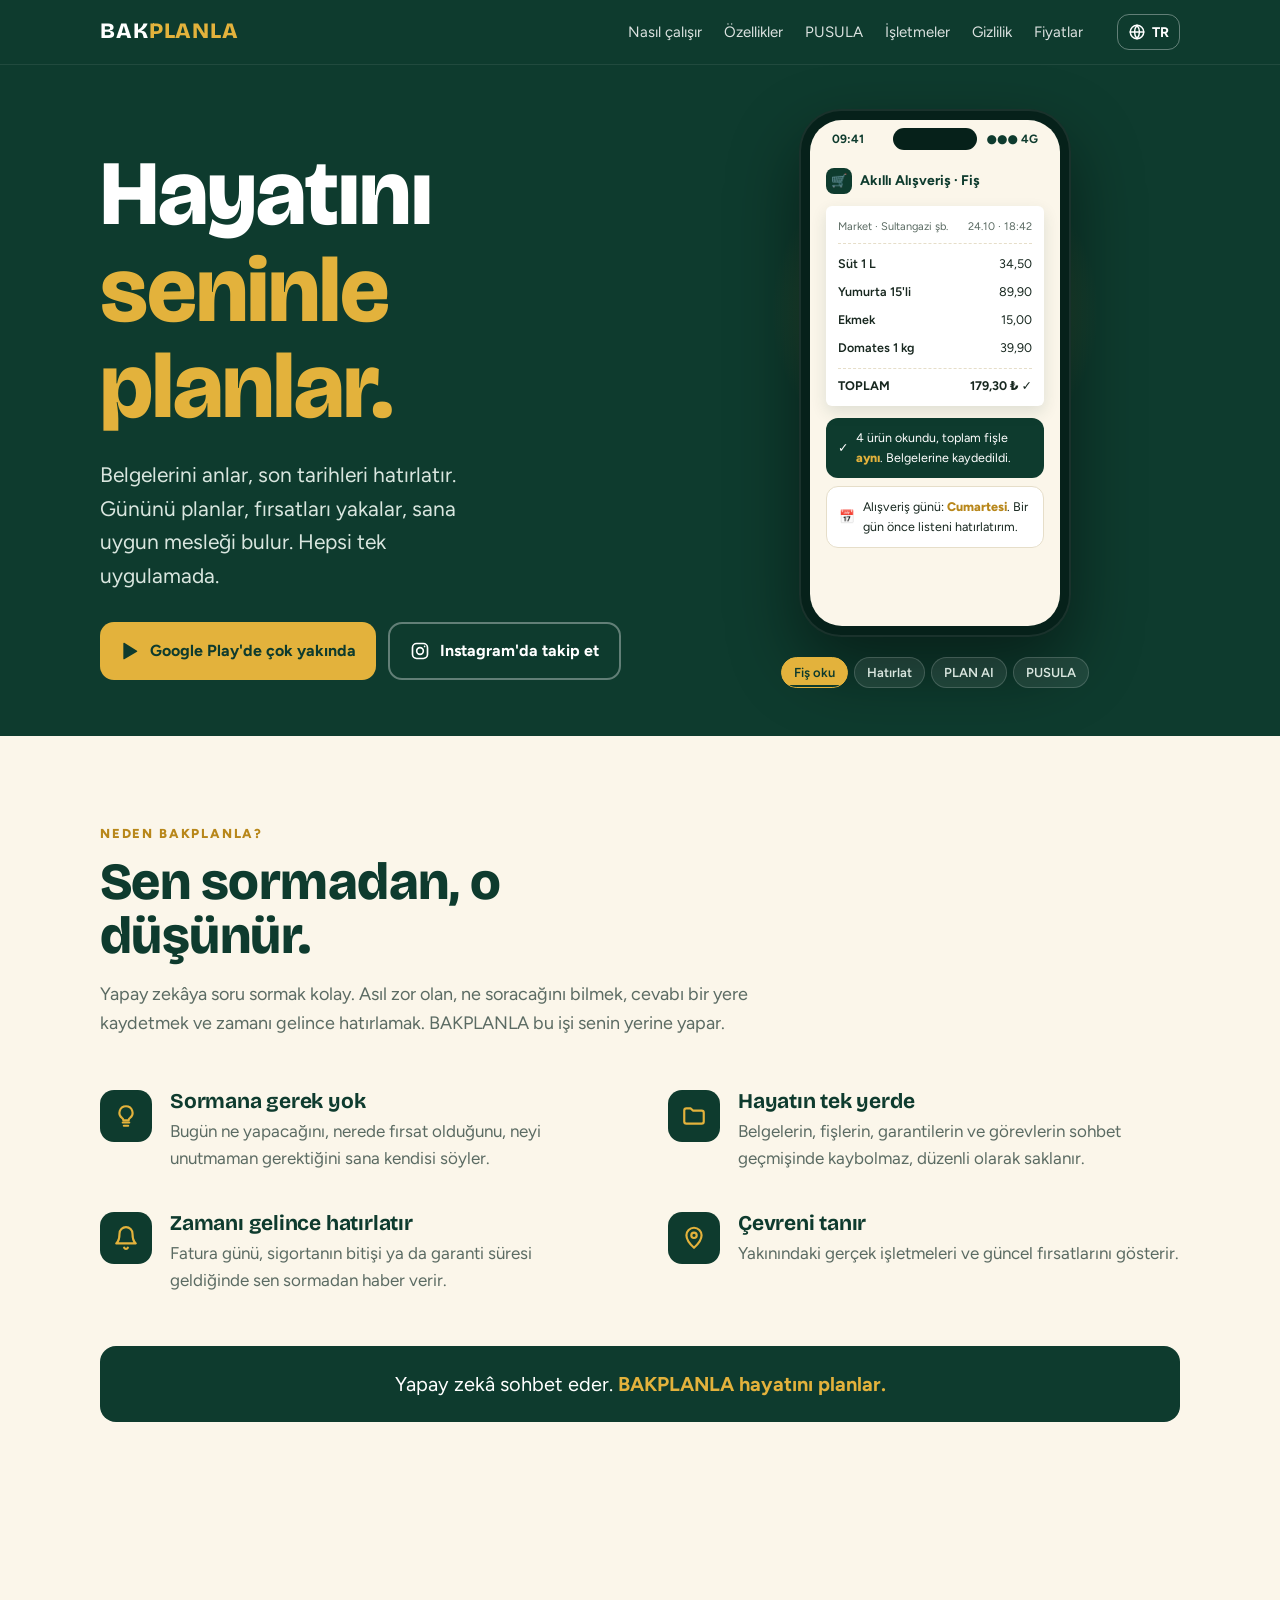
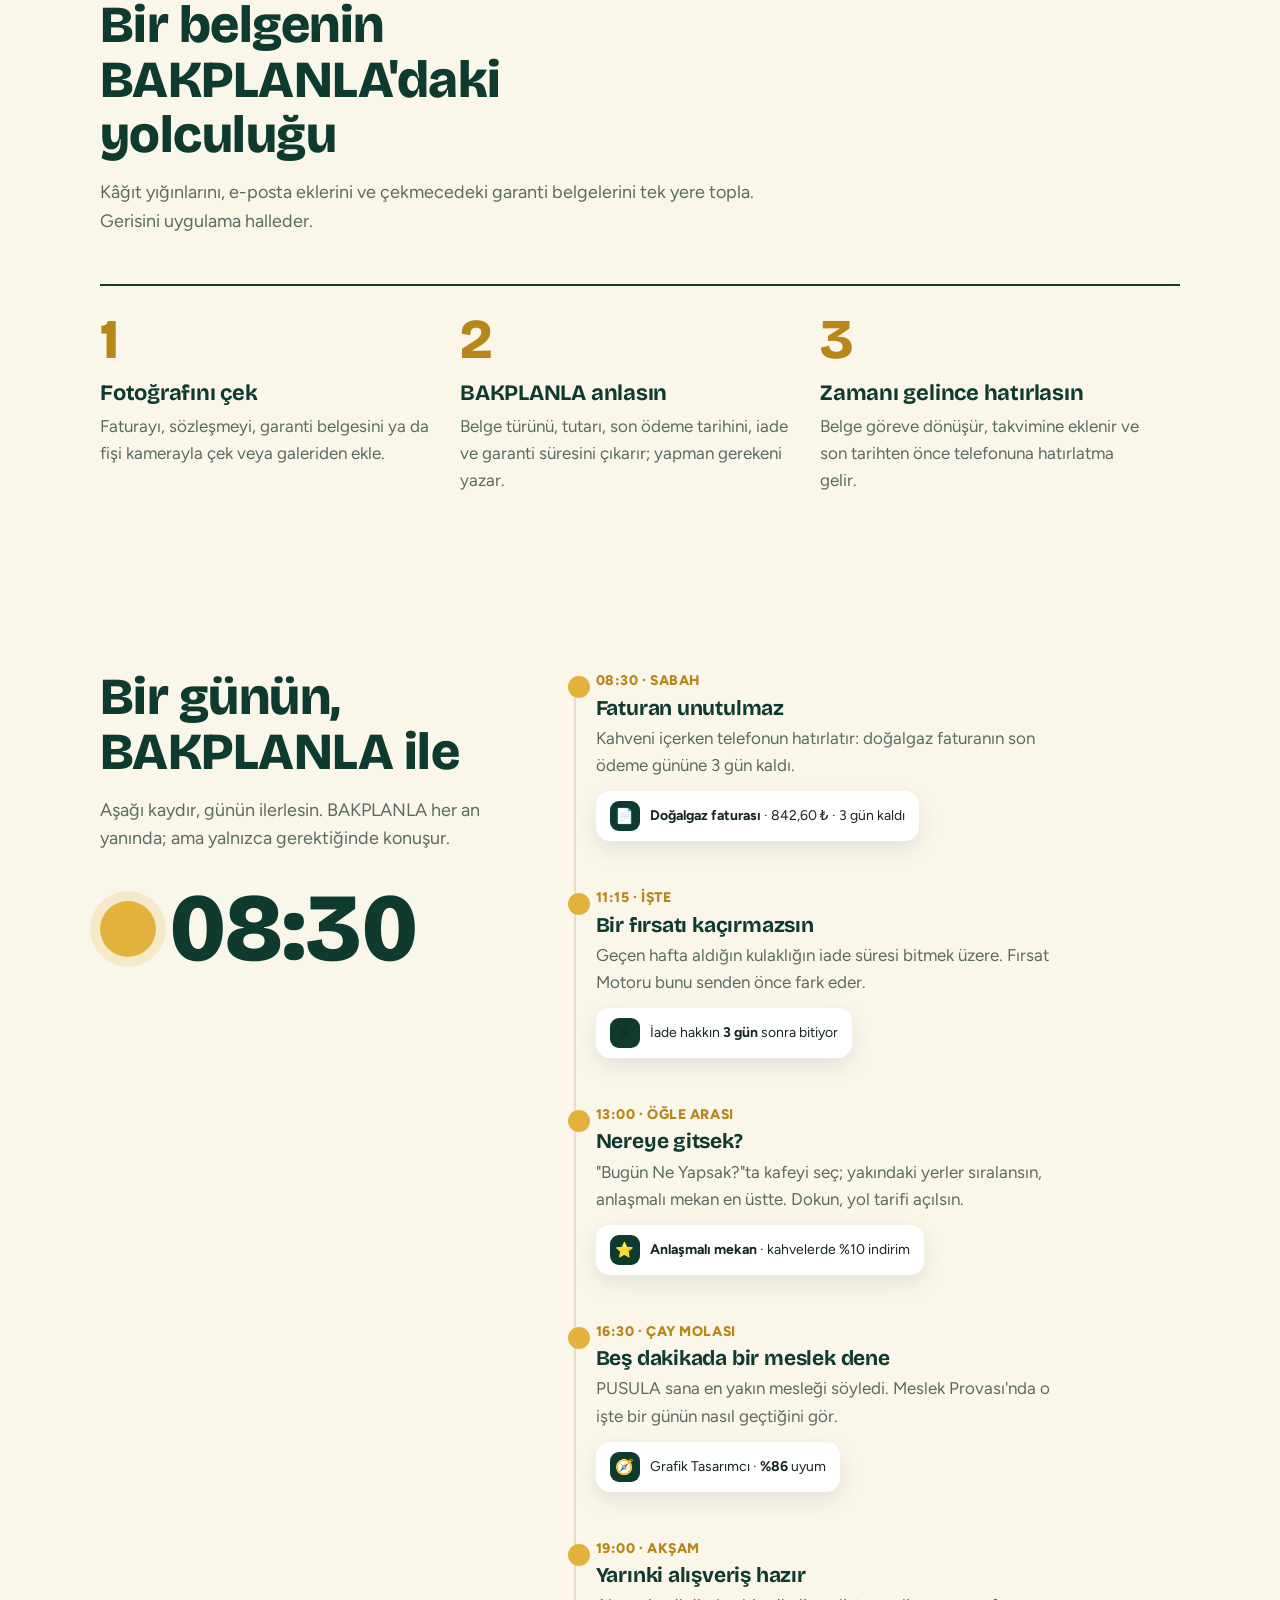
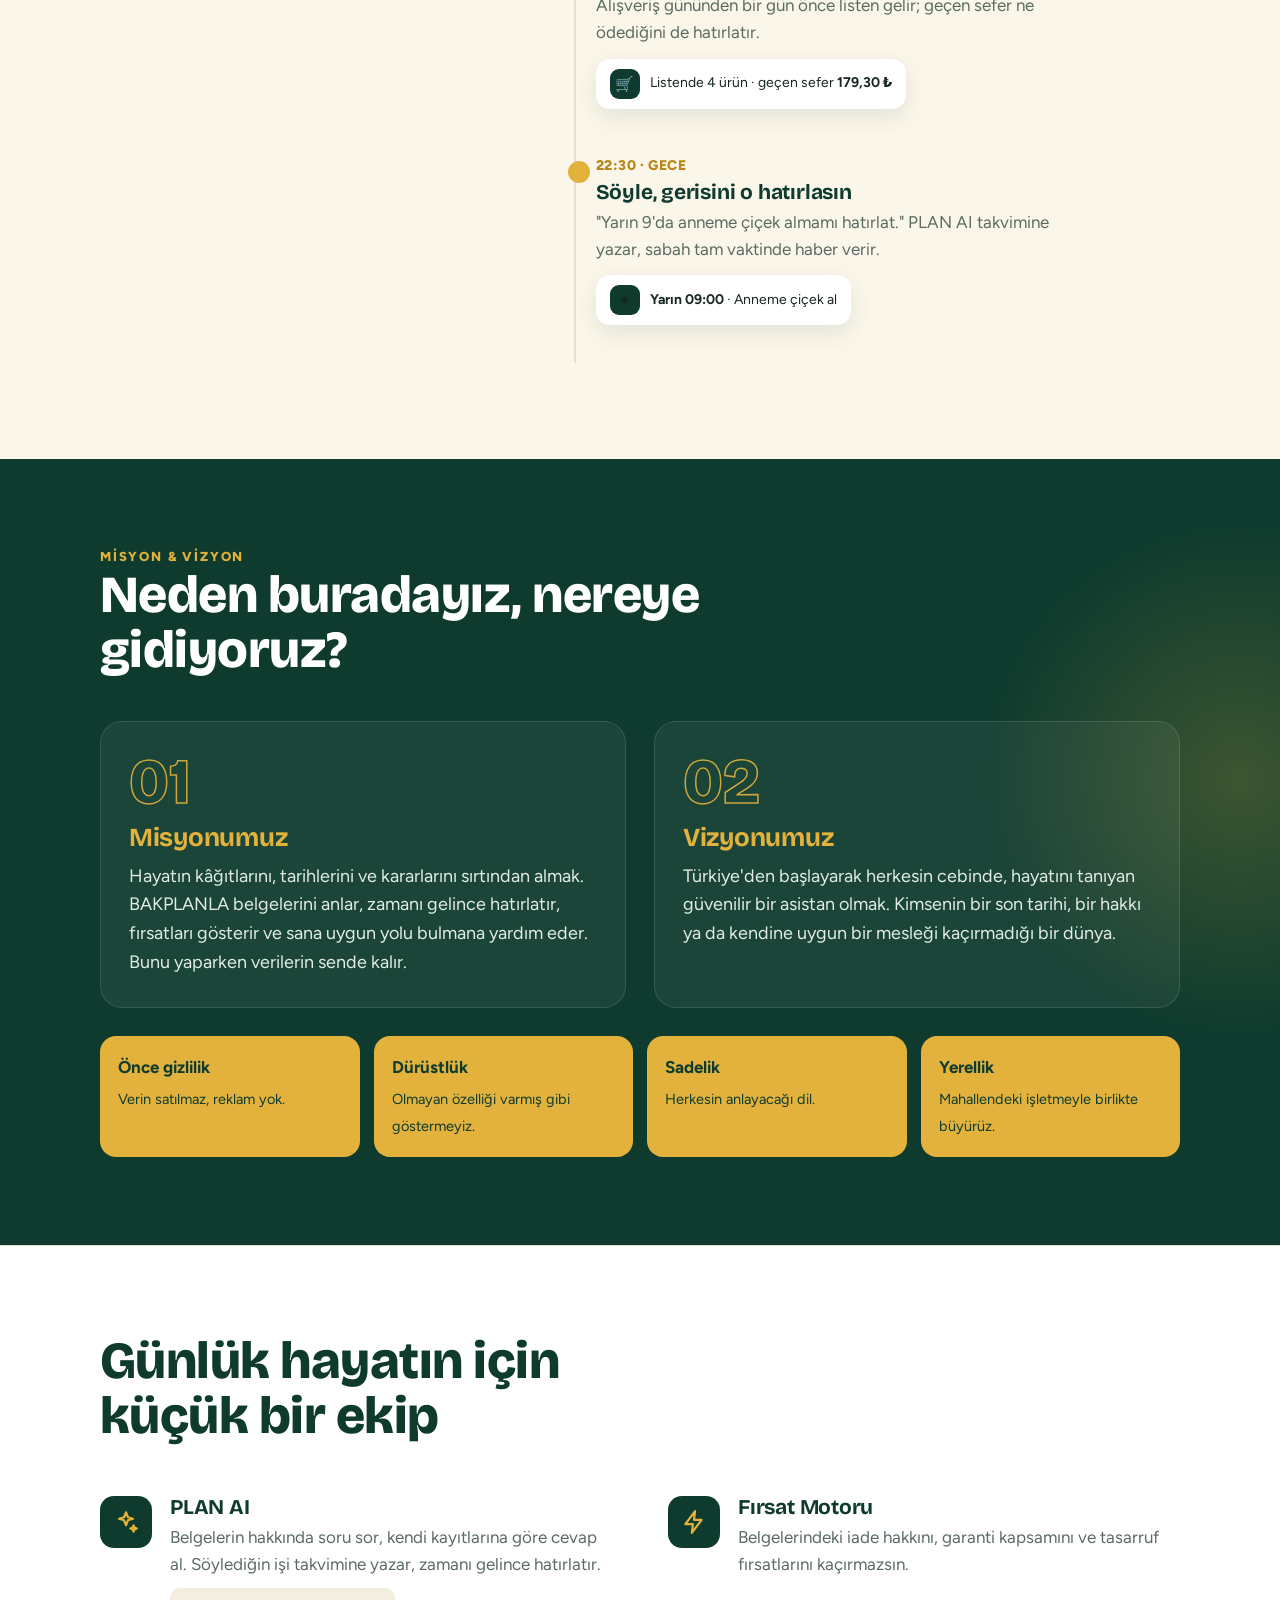
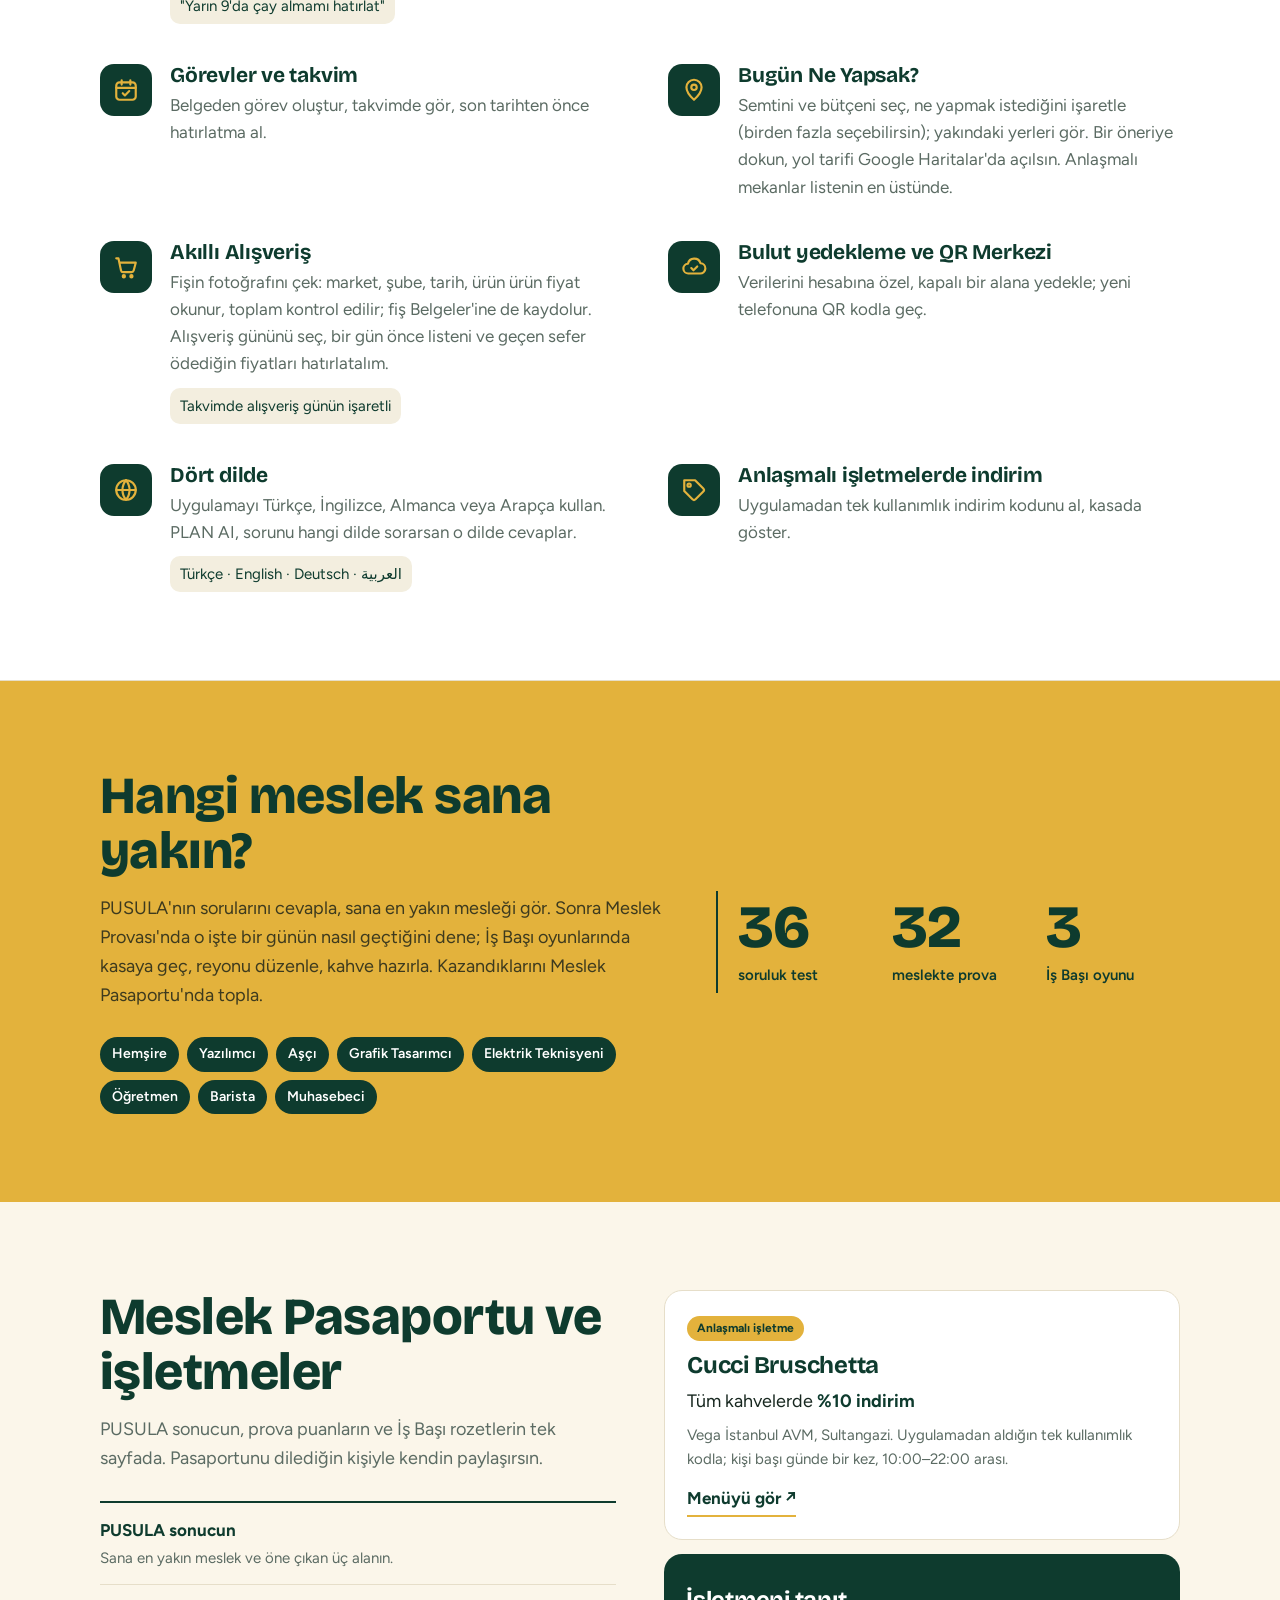
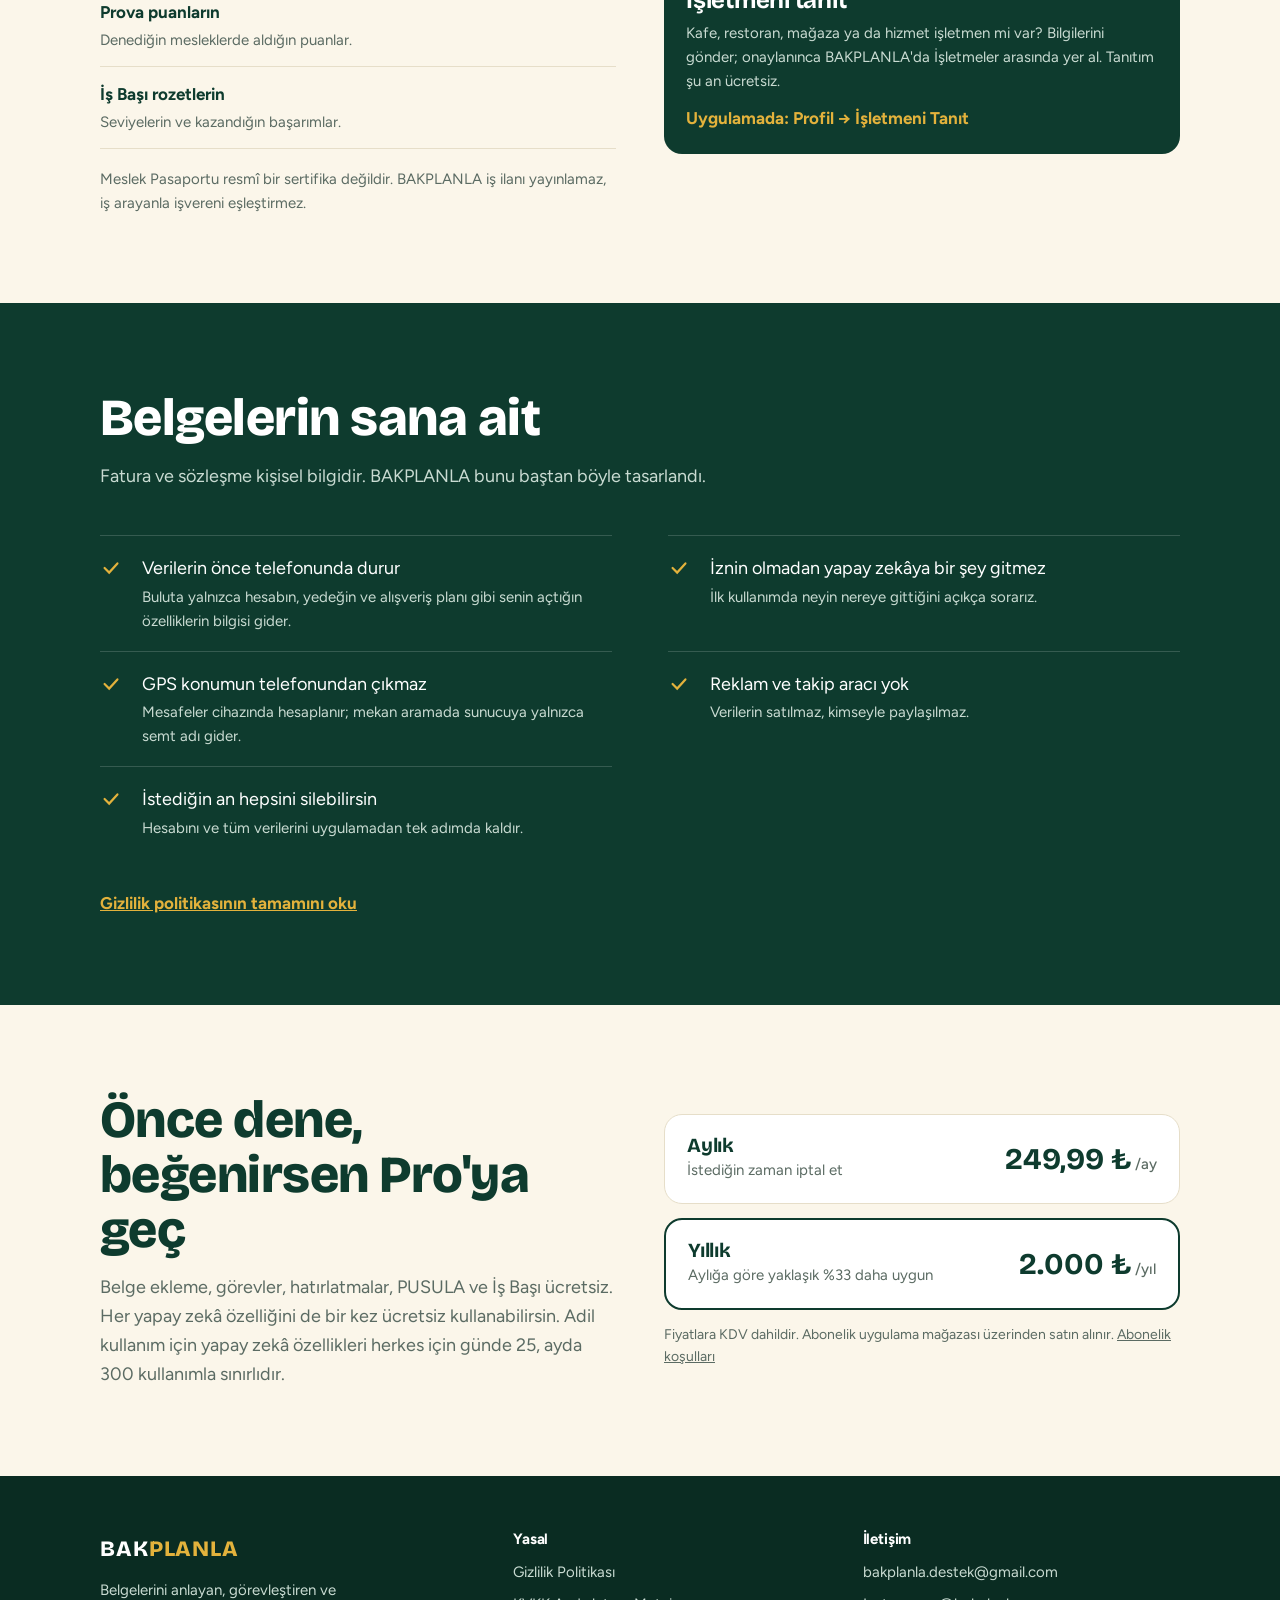
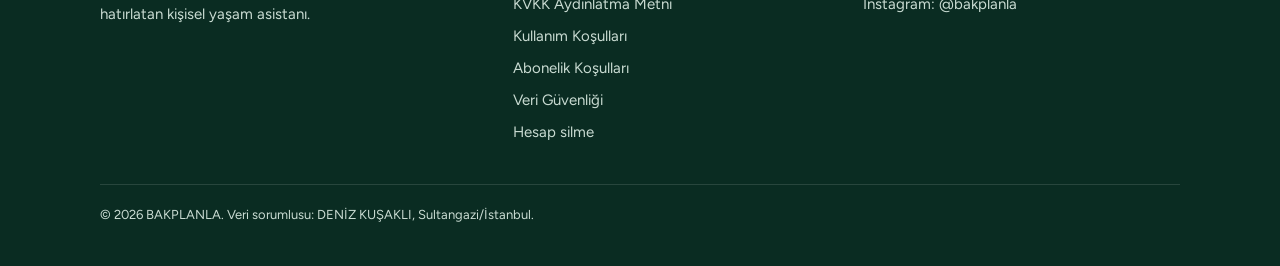
<file: index.html>
<!DOCTYPE html>

<html lang="tr">
<head>
<meta charset="utf-8"/>
<meta content="width=device-width, initial-scale=1" name="viewport"/>
<title>BAKPLANLA · Hayatını Seninle Planlar</title>
<meta content="BAKPLANLA faturanı, sözleşmeni ve garantini anlar; son tarihleri sana hatırlatır. Kişisel yaşam asistanın." name="description"/>
<meta content="BAKPLANLA · Hayatını Seninle Planlar" property="og:title"/>
<meta content="Belgelerini anlayan, görevleştiren ve zamanı gelince hatırlatan kişisel yaşam asistanı." property="og:description"/>
<meta content="#0E3B2E" name="theme-color"/>
<link href="https://fonts.googleapis.com" rel="preconnect"/>
<link crossorigin="" href="https://fonts.gstatic.com" rel="preconnect"/>
<link href="https://fonts.googleapis.com/css2?family=Bricolage+Grotesque:opsz,wght@12..96,500;12..96,700;12..96,800&amp;family=Figtree:wght@400;500;600;700&amp;family=Noto+Sans+Arabic:wght@400;600;800&amp;display=swap" rel="stylesheet"/>
<style>
:root{
  --orman:#0E3B2E;      /* koyu orman yeşili */
  --orman-2:#145240;
  --altin:#E3B23C;      /* altın sarısı */
  --altin-koyu:#B8871A;
  --krem:#FBF6EA;
  --kagit:#FFFFFF;
  --murekkep:#17271F;
  --gri:#5B6B63;
  --cizgi:#E6DEC9;
}
*{box-sizing:border-box}
html{-webkit-text-size-adjust:100%;scroll-behavior:smooth;scroll-padding-top:76px}
@media (prefers-reduced-motion:reduce){html{scroll-behavior:auto}}
body{margin:0;background:var(--krem);color:var(--murekkep);font:17px/1.6 "Figtree",system-ui,-apple-system,"Segoe UI",Roboto,Arial,sans-serif}
img,svg{display:block}
a{color:inherit}
:focus-visible{outline:3px solid var(--altin);outline-offset:3px;border-radius:6px}
.wrap{max-width:1120px;margin:0 auto;padding:0 20px}
h1,h2,h3{font-family:"Bricolage Grotesque","Figtree",sans-serif;line-height:1.05;margin:0;letter-spacing:-.01em}
p{margin:0}

/* ---------- üst çubuk ---------- */
.ust{background:var(--orman);color:#fff;position:sticky;top:0;z-index:50;border-bottom:1px solid rgba(255,255,255,.08)}
.ust .wrap{display:flex;align-items:center;justify-content:space-between;gap:16px;padding-top:14px;padding-bottom:14px}
.menu-btn{display:none;align-items:center;gap:8px;background:transparent;border:1.5px solid rgba(255,255,255,.35);color:#fff;border-radius:12px;padding:8px 12px;font:600 15px "Figtree",sans-serif;cursor:pointer}
.menu-btn .cizgi3{position:relative;width:18px;height:2px;background:#fff;border-radius:2px;transition:background .2s}
.menu-btn .cizgi3::before,.menu-btn .cizgi3::after{content:"";position:absolute;left:0;width:18px;height:2px;background:#fff;border-radius:2px;transition:transform .2s}
.menu-btn .cizgi3::before{top:-6px}.menu-btn .cizgi3::after{top:6px}
.menu-btn[aria-expanded="true"] .cizgi3{background:transparent}
.menu-btn[aria-expanded="true"] .cizgi3::before{transform:translateY(6px) rotate(45deg)}
.menu-btn[aria-expanded="true"] .cizgi3::after{transform:translateY(-6px) rotate(-45deg)}
.menu-panel{display:none}
@media (max-width:860px){
  header.ust nav{display:none}
  .menu-btn{display:inline-flex}
  .menu-panel{display:block;position:fixed;left:0;right:0;top:var(--ust-h,64px);bottom:0;background:var(--orman);color:#fff;overflow-y:auto;padding:8px 20px 32px;transform:translateY(-8px);opacity:0;visibility:hidden;transition:opacity .2s,transform .2s,visibility .2s}
  .menu-panel.acik{opacity:1;transform:none;visibility:visible}
  body.menu-acik{overflow:hidden}
}
.menu-panel ul{list-style:none;margin:0;padding:0}
.menu-panel .ana a{display:flex;justify-content:space-between;align-items:center;padding:15px 0;border-bottom:1px solid rgba(255,255,255,.12);font-family:"Bricolage Grotesque",sans-serif;font-weight:700;font-size:24px;text-decoration:none;color:#fff}
.menu-panel .ana a::after{content:"→";color:var(--altin);font-family:"Figtree",sans-serif;font-size:20px}
.menu-panel h3{margin:28px 0 10px;font:700 13px "Figtree",sans-serif;letter-spacing:.08em;text-transform:uppercase;color:var(--altin)}
.menu-panel .kucuk{display:grid;grid-template-columns:1fr 1fr;gap:4px 16px}
.menu-panel .kucuk a{display:block;padding:8px 0;color:#D9E6DF;text-decoration:none;font-size:16px}
.menu-panel .iletisim a{display:block;padding:6px 0;color:#D9E6DF;text-decoration:none}
@media (prefers-reduced-motion:reduce){.menu-panel,.menu-btn .cizgi3::before,.menu-btn .cizgi3::after{transition:none}}
.logo{font-family:"Bricolage Grotesque",sans-serif;font-weight:800;font-size:22px;letter-spacing:.04em;text-decoration:none;color:#fff}
.logo b{color:var(--altin);font-weight:800}
.ust nav{display:flex;gap:22px;font-size:15px}
.ust nav a{text-decoration:none;opacity:.85}
.ust nav a:hover{opacity:1}

/* ---------- giriş ---------- */
.giris{background:var(--orman);color:#fff;padding:36px 0 0;overflow:hidden}
.giris .wrap{display:grid;grid-template-columns:1.05fr .95fr;gap:48px;align-items:end}
.giris h1{font-size:clamp(46px,7.4vw,92px);font-weight:800;color:#fff}
.giris h1 span{display:block;color:var(--altin)}
.giris .ozet{margin-top:22px;max-width:30ch;font-size:clamp(18px,2.1vw,21px);color:#D9E6DF}
.eylem{display:flex;flex-wrap:wrap;gap:12px;margin-top:30px;padding-bottom:56px}
.dugme{display:inline-flex;align-items:center;gap:10px;font-weight:700;font-size:16px;padding:14px 20px;border-radius:14px;text-decoration:none}
.dugme.altin{background:var(--altin);color:var(--orman)}
.dugme.altin:hover{background:#EDC157}
.dugme.cerceve{border:2px solid rgba(255,255,255,.35);color:#fff}
.dugme.cerceve:hover{border-color:#fff}
.dugme small{font-weight:600;opacity:.75;font-size:13px}

/* kolaj: uygulamanın altı bölümünden birer ekran (sayfanın tek "akılda kalan" öğesi) */
.kolaj{display:grid;grid-template-columns:1fr 1fr;gap:14px;padding-bottom:56px;align-items:start}
.kolaj .sutun{display:grid;gap:14px}
.kolaj .sutun:last-child{margin-top:44px}
.kart{background:var(--kagit);color:var(--murekkep);border-radius:16px;padding:14px 16px 16px;box-shadow:0 14px 34px rgba(0,0,0,.26);font-size:14px;line-height:1.45}
.kart .baslik{display:flex;align-items:center;gap:8px;font-size:12px;font-weight:700;color:var(--orman);margin-bottom:10px}
.kart .baslik i{width:24px;height:24px;border-radius:7px;background:var(--orman);display:grid;place-items:center;flex:none}
.kart b{font-weight:700}
.kart .soluk{color:var(--gri)}
.kart .rozet{display:inline-block;margin-top:8px;font-size:12px;font-weight:700;color:var(--orman);background:var(--altin);border-radius:999px;padding:2px 9px}
.kart.koyu{background:var(--orman-2);color:#fff;border:1px solid rgba(255,255,255,.14)}
.kart.koyu .baslik{color:#BFD6CB}
.kart.koyu .baslik i{background:var(--altin)}
.kart.koyu .soluk{color:#BFD6CB}
.isaret{position:relative;z-index:0;padding:0 2px}
.isaret::before{content:"";position:absolute;z-index:-1;left:-2px;right:-2px;top:55%;bottom:-1px;background:var(--altin);opacity:.55;border-radius:3px}
.balon{border-radius:12px;padding:8px 10px;margin-top:6px}
.balon.sen{background:#F1ECDD;margin-left:18%}
.balon.ai{background:var(--orman);color:#fff;margin-right:12%}
.uyum{display:flex;align-items:center;gap:10px;margin-top:6px}
.uyum .halka{width:46px;height:46px;border-radius:50%;background:conic-gradient(var(--altin) 0 86%,#E9E2CF 86% 100%);display:grid;place-items:center;flex:none}
.uyum .halka span{width:36px;height:36px;border-radius:50%;background:var(--kagit);display:grid;place-items:center;font-weight:800;font-size:12px;color:var(--orman)}
.liste-k{list-style:none;margin:6px 0 0;padding:0;display:grid;gap:4px}
.liste-k li{display:flex;align-items:center;gap:8px}
.liste-k li::before{content:"";width:14px;height:14px;border-radius:4px;border:2px solid var(--orman);flex:none}
.liste-k li.ok::before{background:var(--orman);box-shadow:inset 0 0 0 2px #fff}
.liste-k li.ok{color:var(--gri);text-decoration:line-through}
.mekan{display:flex;justify-content:space-between;gap:8px;padding:5px 0;border-top:1px solid #EEE7D6}
.mekan:first-of-type{border-top:0}
@media (prefers-reduced-motion:no-preference){
  .kart{opacity:0;transform:translateY(16px);animation:gel .55s cubic-bezier(.2,.8,.2,1) forwards}
  .k1{animation-delay:.25s}.k2{animation-delay:.5s}.k3{animation-delay:.75s}
  .k4{animation-delay:1s}.k5{animation-delay:1.25s}.k6{animation-delay:1.5s}
}
@keyframes gel{to{opacity:1;transform:none}}
@media (max-width:860px){
  .giris .wrap{grid-template-columns:1fr;gap:8px}
  .eylem{padding-bottom:32px}
  .kolaj .sutun:last-child{margin-top:28px}
}
@media (max-width:400px){.kart{font-size:13px;padding:12px 12px 14px}.kolaj,.kolaj .sutun{gap:10px}}

/* ---------- yolculuk (gerçek bir sıra) ---------- */
.bolum{padding:88px 0}
.bolum h2{font-size:clamp(32px,4.6vw,52px);font-weight:800;color:var(--orman);max-width:18ch}
.bolum .giris-metni{margin-top:16px;max-width:56ch;color:var(--gri);font-size:18px}
.yol{list-style:none;margin:48px 0 0;padding:0;display:grid;grid-template-columns:repeat(3,1fr);gap:0;counter-reset:adim;border-top:2px solid var(--orman)}
.yol li{counter-increment:adim;padding:26px 28px 0 0}
.yol li::before{content:counter(adim);display:block;font-family:"Bricolage Grotesque",sans-serif;font-weight:800;font-size:56px;line-height:1;color:var(--altin-koyu);margin-bottom:14px}
.yol h3{font-size:22px;font-weight:700;color:var(--orman)}
.yol p{margin-top:8px;color:var(--gri);max-width:32ch}
@media (max-width:760px){.yol{grid-template-columns:1fr}.yol li{padding:24px 0;border-bottom:1px solid var(--cizgi)}}

/* ---------- neden BAKPLANLA ---------- */
.neden .ust-yazi{font-weight:800;letter-spacing:.14em;font-size:13px;color:var(--altin-koyu);margin-bottom:10px}
.neden-son{margin-top:52px;padding:22px 24px;border-radius:16px;background:var(--orman);color:#fff;font-size:20px;text-align:center}
.neden-son b{color:var(--altin)}

/* ---------- özellikler ---------- */
.ozellikler{background:var(--kagit);border-top:1px solid var(--cizgi);border-bottom:1px solid var(--cizgi)}
.liste{display:grid;grid-template-columns:repeat(2,1fr);gap:40px 56px;margin-top:52px}
.ozellik{display:grid;grid-template-columns:52px 1fr;gap:18px;align-items:start}
.ozellik .ikon{width:52px;height:52px;border-radius:14px;background:var(--orman);display:grid;place-items:center}
.ozellik h3{font-size:21px;font-weight:700;color:var(--orman)}
.ozellik p{margin-top:6px;color:var(--gri)}
.ozellik .ornek{display:inline-block;margin-top:10px;font-size:15px;color:var(--orman);background:#F3EEDF;border-radius:10px;padding:6px 10px}
@media (max-width:760px){.liste{grid-template-columns:1fr;gap:32px}}

/* ---------- PUSULA ---------- */
.pusula{background:var(--altin);color:var(--orman)}
.pusula .wrap{display:grid;grid-template-columns:1.1fr .9fr;gap:48px;align-items:center}
.pusula h2{color:var(--orman)}
.pusula .giris-metni{color:#3D3A1E}
.sayilar{display:grid;grid-template-columns:repeat(3,1fr);gap:0;border-left:2px solid var(--orman)}
.sayilar div{padding:6px 0 6px 20px}
.sayilar strong{display:block;font-family:"Bricolage Grotesque",sans-serif;font-weight:800;font-size:clamp(40px,5vw,60px);line-height:1}
.sayilar span{display:block;margin-top:6px;font-size:15px;font-weight:600}
.meslekler{margin-top:28px;display:flex;flex-wrap:wrap;gap:8px}
.meslekler span{background:var(--orman);color:#fff;border-radius:999px;padding:6px 12px;font-size:14px;font-weight:600}
@media (max-width:860px){.pusula .wrap{grid-template-columns:1fr}}

/* ---------- gizlilik ---------- */
.gizlilik{background:var(--orman);color:#fff}
.gizlilik h2{color:#fff}
.gizlilik .giris-metni{color:#C9DBD2}
.sozler{list-style:none;margin:44px 0 0;padding:0;display:grid;grid-template-columns:repeat(2,1fr);gap:0 56px}
.sozler li{display:grid;grid-template-columns:28px 1fr;gap:14px;padding:18px 0;border-top:1px solid rgba(255,255,255,.16);font-size:18px}
.sozler li svg{margin-top:3px}
.sozler li span{color:#C9DBD2;display:block;font-size:15px;margin-top:2px}
.gizlilik .baglanti{display:inline-block;margin-top:32px;color:var(--altin);font-weight:700}
@media (max-width:760px){.sozler{grid-template-columns:1fr}}

/* ---------- Pro ---------- */
.pro .wrap{display:grid;grid-template-columns:1fr 1fr;gap:48px;align-items:center}
.fiyatlar{display:grid;gap:14px}
.fiyat{display:flex;justify-content:space-between;align-items:center;gap:16px;background:var(--kagit);border:1px solid var(--cizgi);border-radius:18px;padding:20px 22px}
.fiyat.yillik{border:2px solid var(--orman)}
.fiyat h3{font-size:20px;color:var(--orman)}
.fiyat p{color:var(--gri);font-size:15px;margin-top:2px}
.fiyat strong{font-family:"Bricolage Grotesque",sans-serif;font-size:30px;color:var(--orman);white-space:nowrap}
.fiyat strong small{font-family:"Figtree",sans-serif;font-size:15px;color:var(--gri);font-weight:500}
.pro .dipnot{font-size:14px;color:var(--gri)}
@media (max-width:860px){.pro .wrap{grid-template-columns:1fr}}

/* ---------- alt ---------- */
/* ---------- işletmeler ---------- */
.isletme .wrap{display:grid;grid-template-columns:1fr 1fr;gap:48px;align-items:start}
.isletme h2{max-width:16ch}
.ortak{background:var(--kagit);border:1px solid var(--cizgi);border-radius:18px;padding:22px}
.ortak .etiket{display:inline-block;font-size:12px;font-weight:700;color:var(--orman);background:var(--altin);border-radius:999px;padding:3px 10px}
.ortak h3{margin-top:12px;font-size:24px;color:var(--orman)}
.ortak .indirim{margin-top:8px;font-size:18px}
.ortak .indirim b{color:var(--orman)}
.ortak p.soluk{margin-top:8px;color:var(--gri);font-size:15px}
.ortak + .ortak{margin-top:14px}
.ortak .site-link{display:inline-block;margin-top:14px;font-weight:700;color:var(--orman);text-decoration:none;border-bottom:2px solid var(--altin);padding-bottom:2px}
.ortak .site-link:hover{color:var(--altin)}
.ortak.davet{background:var(--orman);color:#fff;border:0}
.ortak.davet h3{color:#fff}
.ortak.davet p.soluk{color:#C9DBD2}
.ortak.davet .yol-k{margin-top:12px;font-weight:700;color:var(--altin)}
.pasaport{list-style:none;margin:28px 0 0;padding:0;border-top:2px solid var(--orman)}
.pasaport li{padding:14px 0;border-bottom:1px solid var(--cizgi)}
.pasaport b{color:var(--orman)}
.pasaport span{display:block;color:var(--gri);font-size:15px;margin-top:2px}
.isletme .not{margin-top:18px;color:var(--gri);font-size:15px;max-width:52ch}
@media (max-width:860px){.isletme .wrap{grid-template-columns:1fr}}

.alt{background:#0A2C22;color:#C9DBD2;padding:56px 0 40px;font-size:15px}
.alt .wrap{display:grid;grid-template-columns:1.2fr 1fr 1fr;gap:32px}
.alt h3{font-family:"Figtree",sans-serif;font-size:15px;font-weight:700;color:#fff;margin-bottom:12px}
.alt ul{list-style:none;margin:0;padding:0;display:grid;gap:8px}
.alt a{text-decoration:none}
.alt a:hover{text-decoration:underline;color:#fff}
.alt .slogan{margin-top:10px;max-width:28ch}
.alt .telif{grid-column:1/-1;border-top:1px solid rgba(255,255,255,.12);padding-top:20px;margin-top:8px;font-size:13px}
@media (max-width:760px){.alt .wrap{grid-template-columns:1fr}}
/* ===== Canlı telefon (giriş) ===== */
.sahne{position:relative;display:flex;flex-direction:column;align-items:center;padding:8px 0 48px}
.sahne::before{content:"";position:absolute;top:40px;left:50%;width:340px;height:340px;transform:translateX(-50%);background:radial-gradient(circle,rgba(227,178,60,.32),rgba(227,178,60,0) 68%);pointer-events:none}
.telefon{position:relative;width:272px;height:528px;border-radius:42px;background:#06211A;padding:11px;box-shadow:0 30px 70px rgba(0,0,0,.45),inset 0 0 0 2px rgba(255,255,255,.08)}
.telefon .ekran{position:relative;width:100%;height:100%;border-radius:32px;background:var(--krem);overflow:hidden;color:var(--murekkep)}
.telefon .centik{position:absolute;top:8px;left:50%;transform:translateX(-50%);width:84px;height:22px;border-radius:12px;background:#06211A;z-index:5}
.telefon .durum{display:flex;justify-content:space-between;padding:10px 22px 0;font-size:12px;font-weight:700;color:var(--orman)}
.tf-sahne{position:absolute;inset:38px 0 0;padding:10px 16px 16px;opacity:0;visibility:hidden;transition:opacity .45s ease,visibility 0s .45s}
.tf-sahne.aktif{opacity:1;visibility:visible;transition:opacity .45s ease}
.tf-ust{display:flex;align-items:center;gap:8px;font-weight:700;font-size:14px;color:var(--orman);margin-bottom:12px}
.tf-ust i{width:26px;height:26px;border-radius:8px;background:var(--orman);display:grid;place-items:center;font-style:normal;font-size:13px}
/* 1: fiş */
.fis{position:relative;background:#fff;border-radius:6px;padding:12px 12px 10px;box-shadow:0 6px 16px rgba(14,59,46,.12);font-size:12.5px;overflow:hidden}
.fis .fbas{display:flex;justify-content:space-between;color:var(--gri);font-size:11px;border-bottom:1px dashed var(--cizgi);padding-bottom:7px;margin-bottom:6px}
.fis .satir{display:flex;justify-content:space-between;padding:4px 0;opacity:0;transform:translateX(-8px);transition:opacity .35s ease,transform .35s ease}
.fis .satir b{font-weight:600}
.fis .tarama{position:absolute;left:0;right:0;top:0;height:3px;background:var(--altin);box-shadow:0 0 14px 4px rgba(227,178,60,.55);opacity:0}
.fis .toplam{display:flex;justify-content:space-between;border-top:1px dashed var(--cizgi);margin-top:6px;padding-top:7px;font-weight:700;opacity:0;transition:opacity .4s ease}
.tf-onay{margin-top:12px;display:flex;align-items:center;gap:8px;background:var(--orman);color:#fff;border-radius:12px;padding:10px 12px;font-size:12.5px;opacity:0;transform:translateY(8px);transition:opacity .4s ease,transform .4s ease}
.tf-onay span{color:var(--altin);font-weight:800}
.aktif .fis .tarama{animation:tara 1.3s ease-in-out .1s 1 forwards}
.aktif .fis .satir{opacity:1;transform:none}
.aktif .fis .satir:nth-of-type(2){transition-delay:.5s}.aktif .fis .satir:nth-of-type(3){transition-delay:.8s}.aktif .fis .satir:nth-of-type(4){transition-delay:1.1s}.aktif .fis .satir:nth-of-type(5){transition-delay:1.4s}
.aktif .fis .toplam{opacity:1;transition-delay:1.8s}
.aktif .tf-onay{opacity:1;transform:none;transition-delay:2.3s}
.tf-onay2{background:#fff;color:var(--murekkep);border:1px solid var(--cizgi);margin-top:8px}.tf-onay2 span{color:var(--altin-koyu)}
.aktif .tf-onay2{transition-delay:3.1s}
@keyframes tara{0%{top:0;opacity:1}90%{opacity:1}100%{top:100%;opacity:0}}
/* 2: kilit ekranı bildirimi */
.tf-kilit{inset:0;padding:0;background:linear-gradient(170deg,#145240,#0E3B2E 60%,#082a20);color:#fff;text-align:center}
.tf-kilit .saat{margin-top:76px;font-family:"Bricolage Grotesque",sans-serif;font-size:62px;font-weight:700;line-height:1}
.tf-kilit .gun{margin-top:6px;font-size:13px;color:#BFD6CB}
.bildirim{margin:34px 12px 0;text-align:left;background:rgba(255,255,255,.95);color:var(--murekkep);border-radius:18px;padding:11px 13px;font-size:12px;line-height:1.45;box-shadow:0 12px 30px rgba(0,0,0,.35);opacity:0;transform:translateY(-40px) scale(.96);transition:opacity .45s ease,transform .5s cubic-bezier(.2,1.3,.4,1)}
.bildirim .bb{display:flex;justify-content:space-between;font-size:10.5px;color:var(--gri);margin-bottom:3px}
.bildirim .bb b{color:var(--orman);letter-spacing:.04em}
.bildirim strong{display:block;font-size:12.5px;margin-bottom:2px}
.aktif .bildirim{opacity:1;transform:none;transition-delay:.8s}
/* 3: PLAN AI */
.tf-ai{background:var(--orman-2)}
.tf-ai .tf-ust{color:#fff}.tf-ai .tf-ust i{background:var(--altin)}
.blon{max-width:86%;padding:9px 12px;border-radius:14px;font-size:12.5px;line-height:1.45;margin-bottom:9px;opacity:0;transform:translateY(8px);transition:opacity .35s ease,transform .35s ease}
.blon.sen{margin-left:auto;background:var(--altin);color:var(--orman);border-bottom-right-radius:4px;font-weight:600}
.blon.ai{background:#fff;color:var(--murekkep);border-bottom-left-radius:4px}
.yaziyor{display:inline-flex;gap:4px;padding:10px 12px;background:#fff;border-radius:14px;margin-bottom:9px;opacity:0}
.yaziyor i{width:6px;height:6px;border-radius:50%;background:var(--gri);animation:nokta 1s infinite}
.yaziyor i:nth-child(2){animation-delay:.15s}.yaziyor i:nth-child(3){animation-delay:.3s}
@keyframes nokta{0%,60%,100%{opacity:.3}30%{opacity:1}}
.tk{background:#fff;border-radius:12px;padding:10px 12px;font-size:12px;display:flex;gap:10px;align-items:center;border-left:4px solid var(--altin);opacity:0;transform:translateY(8px);transition:opacity .35s ease,transform .35s ease}
.tk b{display:block;color:var(--orman)}
.aktif .blon.sen{opacity:1;transform:none;transition-delay:.3s}
.aktif .yaziyor{animation:yaz 1.1s ease .9s 1 forwards}
@keyframes yaz{0%{opacity:0}15%{opacity:1}85%{opacity:1}100%{opacity:0;height:0;padding:0;margin:0}}
.aktif .blon.ai{opacity:1;transform:none;transition-delay:2.05s}
.aktif .tk{opacity:1;transform:none;transition-delay:2.6s}
/* 4: PUSULA */
.tf-pusula{text-align:center}
.hlk{--p:0;width:150px;height:150px;margin:22px auto 14px;border-radius:50%;background:conic-gradient(var(--altin) calc(var(--p)*1%),#E9E1CC 0);display:grid;place-items:center}
.hlk span{width:118px;height:118px;border-radius:50%;background:var(--krem);display:grid;place-items:center;font-family:"Bricolage Grotesque",sans-serif;font-size:38px;font-weight:800;color:var(--orman)}
.tf-pusula .meslek{font-family:"Bricolage Grotesque",sans-serif;font-size:22px;font-weight:800;color:var(--orman);opacity:0;transition:opacity .4s ease .9s}
.tf-pusula .alt-y{font-size:12.5px;color:var(--gri);margin-top:4px;opacity:0;transition:opacity .4s ease 1.2s}
.tf-pusula .dene{display:inline-block;margin-top:16px;background:var(--orman);color:#fff;border-radius:999px;padding:9px 18px;font-size:13px;font-weight:700;opacity:0;transform:scale(.9);transition:opacity .35s ease 1.6s,transform .35s ease 1.6s}
.aktif .meslek,.aktif .alt-y{opacity:1}.aktif .dene{opacity:1;transform:none}
/* sahne seçici */
.sec{position:relative;display:flex;gap:6px;margin-top:20px;flex-wrap:wrap;justify-content:center}
.sec button{font:600 13px/1 "Figtree",sans-serif;color:#D9E6DF;background:rgba(255,255,255,.08);border:1px solid rgba(255,255,255,.16);border-radius:999px;padding:8px 12px;cursor:pointer;position:relative;overflow:hidden}
.sec button[aria-pressed="true"]{color:var(--orman);background:var(--altin);border-color:var(--altin)}
.sec button .dolum{position:absolute;left:0;bottom:0;height:2px;width:0;background:var(--orman)}
.sec button[aria-pressed="true"] .dolum{animation:dol var(--sure,5s) linear forwards}
.durdu .sec button .dolum{animation:none}
@keyframes dol{to{width:100%}}
@media (max-width:860px){.sahne{padding-top:28px}}
@media (max-width:360px){.telefon{width:250px;height:500px}}
@media (prefers-reduced-motion:reduce){.tf-sahne,.tf-sahne *{transition:none!important;animation:none!important}.aktif .yaziyor{display:none}.aktif .fis .tarama{display:none}}

/* ===== Bir günün BAKPLANLA ile ===== */
.gun-bolum{--zemin:#FBF6EA;background:var(--zemin);transition:background-color .8s ease}
.gun-bolum .wrap{display:grid;grid-template-columns:.8fr 1.2fr;gap:56px;align-items:start}
.gun-sol{position:sticky;top:calc(var(--ust-h,70px) + 32px)}
.gun-saat{margin-top:28px;display:flex;align-items:center;gap:14px}
.gun-saat .rakam{font-family:"Bricolage Grotesque",sans-serif;font-size:clamp(56px,8vw,96px);font-weight:800;line-height:1;color:var(--orman);font-variant-numeric:tabular-nums;transition:color .6s ease}
.gok{width:56px;height:56px;border-radius:50%;background:var(--altin);box-shadow:0 0 0 10px rgba(227,178,60,.18);transition:background .8s ease,box-shadow .8s ease}
.gece .gok{background:#F3EBD3;box-shadow:inset -14px -6px 0 0 #C9BE9C,0 0 0 10px rgba(243,235,211,.12)}
.gece h2,.gece .gun-saat .rakam{color:#fff!important}
.gece .giris-metni{color:#C9DBD2!important}
.akis{list-style:none;margin:0;padding:0 0 0 30px;position:relative}
.akis::before{content:"";position:absolute;left:8px;top:8px;bottom:8px;width:2px;background:var(--cizgi)}
.akis::after{content:"";position:absolute;left:8px;top:8px;width:2px;height:var(--ilerleme,0%);background:var(--altin)}
.an{position:relative;padding:0 0 46px;opacity:.35;transform:translateY(14px);transition:opacity .6s ease,transform .6s ease}
.an.gorundu{opacity:1;transform:none}
.an::before{content:"";position:absolute;left:-28px;top:6px;width:16px;height:16px;border-radius:50%;background:var(--krem);border:3px solid var(--cizgi);transition:border-color .4s ease,background .4s ease}
.an.gorundu::before{border-color:var(--altin);background:var(--altin)}
.an .vakit{font-weight:800;color:var(--altin-koyu);font-size:14px;letter-spacing:.04em}
.an h3{margin:4px 0 6px;font-size:21px;color:var(--orman)}
.an p{margin:0;color:var(--gri);max-width:44ch}
.an .mini{margin-top:12px;display:inline-flex;align-items:center;gap:10px;background:#fff;border-radius:14px;padding:10px 14px;font-size:14px;box-shadow:0 8px 22px rgba(14,59,46,.10);max-width:100%}
.an .mini .ik{width:30px;height:30px;border-radius:9px;background:var(--orman);display:grid;place-items:center;flex:none;font-size:15px}
.gece .an h3{color:#fff}.gece .an p{color:#C9DBD2}.gece .akis::before{background:rgba(255,255,255,.18)}
.gece .an::before{background:var(--orman)}
@media (max-width:860px){
  .gun-bolum .wrap{grid-template-columns:1fr;gap:28px}
  .gun-sol{top:var(--ust-h,64px);z-index:4;background:var(--zemin);padding:14px 0 12px;margin:0 -16px;padding-left:16px;padding-right:16px;transition:background-color .8s ease}
  .gun-sol h2{font-size:28px}.gun-sol .giris-metni{display:none}
  .gun-saat{margin-top:10px}.gun-saat .rakam{font-size:44px}.gok{width:38px;height:38px;box-shadow:0 0 0 7px rgba(227,178,60,.18)}
}
@media (prefers-reduced-motion:reduce){.an{opacity:1;transform:none;transition:none}.gun-bolum{}}

/* ===== Açılış ===== */
.acilis{position:fixed;inset:0;z-index:200;background:var(--orman);display:grid;place-items:center;pointer-events:none;animation:acKapan .5s ease 1.55s forwards}
.acilis .ad{font-family:"Bricolage Grotesque",sans-serif;font-weight:800;font-size:clamp(40px,11vw,84px);letter-spacing:.02em;display:flex;overflow:hidden}
.acilis .b1{color:#fff;transform:translateX(-60px);opacity:0;animation:acGel .6s cubic-bezier(.2,.9,.2,1) .15s forwards}
.acilis .b2{color:var(--altin);transform:translateX(60px);opacity:0;animation:acGel .6s cubic-bezier(.2,.9,.2,1) .3s forwards}
.acilis .slogan{position:absolute;top:calc(50% + clamp(34px,7vw,60px));left:0;right:0;text-align:center;color:#BFD6CB;font-size:15px;opacity:0;animation:acSol .4s ease .85s forwards}
@keyframes acGel{to{transform:none;opacity:1}}
@keyframes acSol{to{opacity:1}}
@keyframes acKapan{to{opacity:0;visibility:hidden}}
@media (prefers-reduced-motion:reduce){.acilis{display:none}}
/* ===== Misyon & Vizyon ===== */
.misyon{background:var(--orman);color:#fff;position:relative;overflow:hidden}
.misyon::before{content:"";position:absolute;right:-220px;top:60px;width:520px;height:520px;border-radius:50%;background:radial-gradient(circle,rgba(227,178,60,.22),rgba(227,178,60,0) 70%)}
.misyon .ust-yazi{font-weight:800;letter-spacing:.14em;font-size:13px;color:var(--altin)}
.misyon h2{color:#fff;max-width:20ch}
.mv{margin-top:44px;display:grid;grid-template-columns:1fr 1fr;gap:28px}
.mv article{position:relative;padding:28px 28px 30px;border-radius:22px;background:rgba(255,255,255,.05);border:1px solid rgba(255,255,255,.12)}
.mv .no{font-family:"Bricolage Grotesque",sans-serif;font-size:64px;font-weight:800;line-height:1;color:transparent;-webkit-text-stroke:1.5px var(--altin);opacity:.9}
.mv h3{margin:10px 0 10px;font-size:26px;color:var(--altin)}
.mv p{margin:0;font-size:18px;line-height:1.6;color:#E2ECE7}
.degerler{margin-top:28px;display:grid;grid-template-columns:repeat(4,1fr);gap:14px}
.deger{border-radius:16px;padding:18px;background:var(--altin);color:var(--orman)}
.deger b{display:block;font-size:17px;margin-bottom:4px}
.deger span{font-size:14.5px;line-height:1.45}
.misyon .belir{opacity:0;transform:translateY(22px);transition:opacity .7s ease,transform .7s ease}
.misyon .belir.gorundu{opacity:1;transform:none}
.misyon .deger.belir:nth-child(2){transition-delay:.1s}.misyon .deger.belir:nth-child(3){transition-delay:.2s}.misyon .deger.belir:nth-child(4){transition-delay:.3s}
@media (max-width:860px){.mv{grid-template-columns:1fr;gap:16px}.degerler{grid-template-columns:1fr 1fr;gap:10px}.mv .no{font-size:48px}.mv p{font-size:17px}.deger{padding:14px}}
@media (prefers-reduced-motion:reduce){.misyon .belir{opacity:1;transform:none;transition:none}}
/* ===== Dil seçici ===== */
.ust .wrap{position:relative}
.ust nav{margin-left:auto}
.dil{position:relative}
.dil-btn{display:inline-flex;align-items:center;gap:6px;background:transparent;border:1.5px solid rgba(255,255,255,.35);color:#fff;border-radius:12px;padding:8px 10px;font:700 14px "Figtree",sans-serif;cursor:pointer}
.dil-btn:hover,.dil-btn[aria-expanded="true"]{border-color:var(--altin);color:var(--altin)}
.dil-menu{position:absolute;top:calc(100% + 8px);right:0;min-width:170px;margin:0;padding:6px;list-style:none;background:#fff;border-radius:14px;box-shadow:0 18px 40px rgba(0,0,0,.28);opacity:0;visibility:hidden;transform:translateY(-6px);transition:opacity .2s,transform .2s,visibility 0s .2s;z-index:60}
.dil-menu.acik{opacity:1;visibility:visible;transform:none;transition:opacity .2s,transform .2s}
.dil-menu button{width:100%;display:flex;justify-content:space-between;align-items:center;gap:10px;background:none;border:0;border-radius:10px;padding:10px 12px;font:600 15px "Figtree","Noto Sans Arabic",sans-serif;color:var(--murekkep);cursor:pointer;text-align:start}
.dil-menu button:hover{background:var(--krem)}
.dil-menu button[aria-checked="true"]{background:var(--orman);color:#fff}
.dil-menu button small{font-size:11px;font-weight:800;opacity:.6}
@media (min-width:861px){.dil{margin-left:18px}}
@media (max-width:860px){.dil{margin-left:auto;margin-right:8px}}
html[dir="rtl"] .dil-menu{right:auto;left:0}
@media (min-width:861px){html[dir="rtl"] .dil{margin-left:0;margin-right:18px}html[dir="rtl"] .ust nav{margin-left:0;margin-right:auto}}
@media (max-width:860px){html[dir="rtl"] .dil{margin-right:auto;margin-left:8px}}
html[lang="ar"] body,html[lang="ar"] h1,html[lang="ar"] h2,html[lang="ar"] h3,html[lang="ar"] .meslek,html[lang="ar"] .mv h3{font-family:"Noto Sans Arabic","Figtree",sans-serif}
html[lang="ar"] h1,html[lang="ar"] h2{letter-spacing:0;line-height:1.3}
html[dir="rtl"] .akis{padding:0 30px 0 0}
html[dir="rtl"] .akis::before,html[dir="rtl"] .akis::after{left:auto;right:8px}
html[dir="rtl"] .an::before{left:auto;right:-28px}
</style>
</head>
<body>
<div aria-hidden="true" class="acilis" id="acilis"><div class="ad"><span class="b1">BAK</span><span class="b2">PLANLA</span></div><div class="slogan" data-t="t1">Hayatını seninle planlar.</div></div>
<header class="ust">
<div class="wrap">
<a aria-label="BAKPLANLA ana sayfa" class="logo" href="index.html">BAK<b>PLANLA</b></a>
<nav aria-label="Sayfa bölümleri" data-t="t2">
<a href="#nasil">Nasıl çalışır</a>
<a href="#ozellikler">Özellikler</a>
<a href="#pusula">PUSULA</a>
<a href="#isletmeler">İşletmeler</a>
<a href="#gizlilik">Gizlilik</a>
<a href="#pro">Fiyatlar</a>
</nav>
<div class="dil" id="dil">
      <button class="dil-btn" id="dilBtn" type="button" aria-haspopup="true" aria-expanded="false" aria-controls="dilMenu" aria-label="Dil / Language"><svg width="18" height="18" viewBox="0 0 24 24" fill="none" stroke="currentColor" stroke-width="2" stroke-linecap="round" aria-hidden="true"><circle cx="12" cy="12" r="9"/><path d="M3 12h18M12 3a14 14 0 0 1 0 18M12 3a14 14 0 0 0 0 18"/></svg><span id="dilKod">TR</span></button>
      <ul class="dil-menu" id="dilMenu" role="menu">
        <li role="none"><button role="menuitemradio" aria-checked="true" data-dil="tr" lang="tr">Türkçe<small>TR</small></button></li>
        <li role="none"><button role="menuitemradio" aria-checked="false" data-dil="en" lang="en">English<small>EN</small></button></li>
        <li role="none"><button role="menuitemradio" aria-checked="false" data-dil="de" lang="de">Deutsch<small>DE</small></button></li>
        <li role="none"><button role="menuitemradio" aria-checked="false" data-dil="ar" lang="ar" dir="rtl">العربية<small>AR</small></button></li>
      </ul>
    </div>
    
<button aria-controls="menuPanel" aria-expanded="false" aria-label="Menüyü aç" class="menu-btn" data-t="t3" id="menuBtn" type="button"><span aria-hidden="true" class="cizgi3"></span>Menü</button>
</div>
<div class="menu-panel" id="menuPanel">
<ul class="ana">
<li data-t="t4"><a href="#nasil">Nasıl çalışır</a></li>
<li data-t="t5"><a href="#ozellikler">Özellikler</a></li>
<li data-t="t6"><a href="#pusula">PUSULA ve meslekler</a></li>
<li data-t="t7"><a href="#isletmeler">İşletmeler</a></li>
<li data-t="t8"><a href="#gizlilik">Gizlilik</a></li>
<li data-t="t9"><a href="#pro">Fiyatlar</a></li>
</ul>
<h3 data-t="t10">Yasal</h3>
<ul class="kucuk">
<li data-t="t11"><a href="gizlilik.html">Gizlilik Politikası</a></li>
<li data-t="t12"><a href="kvkk.html">KVKK</a></li>
<li data-t="t13"><a href="kosullar.html">Kullanım Koşulları</a></li>
<li data-t="t14"><a href="abonelik.html">Abonelik</a></li>
<li data-t="t15"><a href="guvenlik.html">Veri Güvenliği</a></li>
<li data-t="t16"><a href="hesap-silme.html">Hesap silme</a></li>
</ul>
<h3 data-t="t17">İletişim</h3>
<ul class="iletisim">
<li><a href="mailto:bakplanla.destek@gmail.com">bakplanla.destek@gmail.com</a></li>
<li><a href="https://www.instagram.com/bakplanla/" rel="noopener" target="_blank">Instagram: @bakplanla</a></li>
</ul>
</div>
</header>
<main>
<section class="giris">
<div class="wrap">
<div>
<h1 data-t="t18">Hayatını <span>seninle planlar.</span></h1>
<p class="ozet" data-t="t19">Belgelerini anlar, son tarihleri hatırlatır. Gününü planlar, fırsatları yakalar, sana uygun mesleği bulur. Hepsi tek uygulamada.</p>
<div class="eylem">
<span class="dugme altin" role="note">
<svg aria-hidden="true" height="20" viewbox="0 0 24 24" width="20"><path d="M4 2.8v18.4c0 .6.6.9 1.1.6L20.4 12.9c.5-.3.5-1 0-1.3L5.1 2.2C4.6 1.9 4 2.2 4 2.8Z" fill="#0E3B2E"></path></svg>
            <span data-t="t20">Google Play'de çok yakında</span>
          </span>
<a class="dugme cerceve" href="https://www.instagram.com/bakplanla/" rel="noopener" target="_blank">
<svg aria-hidden="true" fill="none" height="20" stroke="#fff" stroke-width="2" viewbox="0 0 24 24" width="20"><rect height="18" rx="5" width="18" x="3" y="3"></rect><circle cx="12" cy="12" r="4"></circle><circle cx="17.5" cy="6.5" fill="#fff" r="1" stroke="none"></circle></svg>
            <span data-t="t900">Instagram'da takip et</span>
          </a>
</div>
</div>
<div class="sahne" id="sahne">
<div aria-label="BAKPLANLA'dan örnek ekranlar: fiş okuma, alışveriş hatırlatması, PLAN AI ile hatırlatma kurma ve PUSULA meslek sonucu" class="telefon" role="img">
<div aria-hidden="true" class="ekran">
<div class="centik"></div>
<div class="durum"><span>09:41</span><span>●●● 4G</span></div>
<div class="tf-sahne aktif" data-sure="6000">
<div class="tf-ust"><i>🛒</i><span data-t="t21">Akıllı Alışveriş · Fiş</span></div>
<div class="fis">
<div class="tarama"></div>
<div class="fbas" data-t="t22"><span>Market · Sultangazi şb.</span><span>24.10 · 18:42</span></div>
<div class="satir" data-t="t23"><b>Süt 1 L</b><span>34,50</span></div>
<div class="satir" data-t="t24"><b>Yumurta 15'li</b><span>89,90</span></div>
<div class="satir" data-t="t25"><b>Ekmek</b><span>15,00</span></div>
<div class="satir" data-t="t26"><b>Domates 1 kg</b><span>39,90</span></div>
<div class="toplam" data-t="t27"><span>TOPLAM</span><span>179,30 ₺ ✓</span></div>
</div>
<div class="tf-onay">✓ <div data-t="t28">4 ürün okundu, toplam fişle <span>aynı</span>. Belgelerine kaydedildi.</div></div>
<div class="tf-onay tf-onay2">📅 <div data-t="t29">Alışveriş günü: <span>Cumartesi</span>. Bir gün önce listeni hatırlatırım.</div></div>
</div>
<div class="tf-sahne tf-kilit" data-sure="4600">
<div class="saat">19:00</div>
<div class="gun" data-t="t30">Cuma, 30 Ekim</div>
<div class="bildirim">
<div class="bb" data-t="t31"><b>BAKPLANLA</b><span>şimdi</span></div>
<strong data-t="t32">🛒 Yarın alışveriş günün (31 Ekim Cumartesi)</strong>
                <span data-t="t33">Listende 4 ürün var: Süt, Yumurta, Ekmek, Domates. Geçen sefer bunlara yaklaşık 179,30 TL ödedin.</span>
              </div>
</div>
<div class="tf-sahne tf-ai" data-sure="5400">
<div class="tf-ust"><i>✦</i>PLAN AI</div>
<div class="blon sen" data-t="t34">3 Ekim'de arkadaşımın doğum günü var</div>
<div class="yaziyor"><i></i><i></i><i></i></div>
<div class="blon ai" data-t="t35">Not aldım! 3 Ekim'i takvimine ekledim, bir gün önceden hatırlatacağım.</div>
<div class="tk"><span>📅</span><div data-t="t36"><b>3 Ekim</b>Arkadaşımın doğum günü</div></div>
</div>
<div class="tf-sahne tf-pusula" data-sure="5000">
<div class="tf-ust"><i>🧭</i><span data-t="t37">PUSULA · Sonucun</span></div>
<div class="hlk"><span class="sayac">%0</span></div>
<div class="meslek" data-t="t38">Grafik Tasarımcı</div>
<div class="alt-y" data-t="t39">Sana en yakın meslek</div>
<div class="dene" data-t="t40">Bu mesleği dene →</div>
</div>
</div>
</div>
<div aria-label="Örnek ekranı seç" class="sec" role="group">
<button aria-pressed="true" data-t="t41" type="button">Fiş oku<span class="dolum"></span></button>
<button aria-pressed="false" data-t="t42" type="button">Hatırlat<span class="dolum"></span></button>
<button aria-pressed="false" type="button">PLAN AI<span class="dolum"></span></button>
<button aria-pressed="false" type="button">PUSULA<span class="dolum"></span></button>
</div>
</div>
</div>
</section>
<section class="bolum neden" id="neden">
<div class="wrap">
<div class="ust-yazi" data-t="t901">NEDEN BAKPLANLA?</div>
<h2 data-t="t902">Sen sormadan, o düşünür.</h2>
<p class="giris-metni" data-t="t903">Yapay zekâya soru sormak kolay. Asıl zor olan, ne soracağını bilmek, cevabı bir yere kaydetmek ve zamanı gelince hatırlamak. BAKPLANLA bu işi senin yerine yapar.</p>
<div class="liste">
<div class="ozellik">
<div class="ikon"><svg aria-hidden="true" fill="none" height="26" stroke="#E3B23C" stroke-linecap="round" stroke-linejoin="round" stroke-width="2" viewbox="0 0 24 24" width="26"><path d="M9 18h6M10 21h4"></path><path d="M12 3a6 6 0 0 0-3.5 10.9c.6.4 1 1.1 1 1.9V16h5v-.2c0-.8.4-1.5 1-1.9A6 6 0 0 0 12 3z"></path></svg></div>
<div><h3 data-t="t904">Sormana gerek yok</h3><p data-t="t905">Bugün ne yapacağını, nerede fırsat olduğunu, neyi unutmaman gerektiğini sana kendisi söyler.</p></div>
</div>
<div class="ozellik">
<div class="ikon"><svg aria-hidden="true" fill="none" height="26" stroke="#E3B23C" stroke-linecap="round" stroke-linejoin="round" stroke-width="2" viewbox="0 0 24 24" width="26"><path d="M3 7a2 2 0 0 1 2-2h4l2 2h8a2 2 0 0 1 2 2v8a2 2 0 0 1-2 2H5a2 2 0 0 1-2-2z"></path></svg></div>
<div><h3 data-t="t906">Hayatın tek yerde</h3><p data-t="t907">Belgelerin, fişlerin, garantilerin ve görevlerin sohbet geçmişinde kaybolmaz, düzenli olarak saklanır.</p></div>
</div>
<div class="ozellik">
<div class="ikon"><svg aria-hidden="true" fill="none" height="26" stroke="#E3B23C" stroke-linecap="round" stroke-linejoin="round" stroke-width="2" viewbox="0 0 24 24" width="26"><path d="M6 8a6 6 0 0 1 12 0c0 7 3 9 3 9H3s3-2 3-9"></path><path d="M10.3 21a1.9 1.9 0 0 0 3.4 0"></path></svg></div>
<div><h3 data-t="t908">Zamanı gelince hatırlatır</h3><p data-t="t909">Fatura günü, sigortanın bitişi ya da garanti süresi geldiğinde sen sormadan haber verir.</p></div>
</div>
<div class="ozellik">
<div class="ikon"><svg aria-hidden="true" fill="none" height="26" stroke="#E3B23C" stroke-linecap="round" stroke-linejoin="round" stroke-width="2" viewbox="0 0 24 24" width="26"><path d="M12 21s-7-6.2-7-11.5A7 7 0 0 1 19 9.5C19 14.8 12 21 12 21z"></path><circle cx="12" cy="9.5" r="2.5"></circle></svg></div>
<div><h3 data-t="t910">Çevreni tanır</h3><p data-t="t911">Yakınındaki gerçek işletmeleri ve güncel fırsatlarını gösterir.</p></div>
</div>
</div>
<p class="neden-son" data-t="t912">Yapay zekâ sohbet eder. <b>BAKPLANLA hayatını planlar.</b></p>
</div>
</section>
<section class="bolum" id="nasil">
<div class="wrap">
<h2 data-t="t43">Bir belgenin BAKPLANLA'daki yolculuğu</h2>
<p class="giris-metni" data-t="t44">Kâğıt yığınlarını, e-posta eklerini ve çekmecedeki garanti belgelerini tek yere topla. Gerisini uygulama halleder.</p>
<ol class="yol">
<li>
<h3 data-t="t45">Fotoğrafını çek</h3>
<p data-t="t46">Faturayı, sözleşmeyi, garanti belgesini ya da fişi kamerayla çek veya galeriden ekle.</p>
</li>
<li>
<h3 data-t="t47">BAKPLANLA anlasın</h3>
<p data-t="t48">Belge türünü, tutarı, son ödeme tarihini, iade ve garanti süresini çıkarır; yapman gerekeni yazar.</p>
</li>
<li>
<h3 data-t="t49">Zamanı gelince hatırlasın</h3>
<p data-t="t50">Belge göreve dönüşür, takvimine eklenir ve son tarihten önce telefonuna hatırlatma gelir.</p>
</li>
</ol>
</div>
</section>
<section class="bolum gun-bolum" id="bir-gun">
<div class="wrap">
<div class="gun-sol">
<h2 data-t="t51">Bir günün, BAKPLANLA ile</h2>
<p class="giris-metni" data-t="t52">Aşağı kaydır, günün ilerlesin. BAKPLANLA her an yanında; ama yalnızca gerektiğinde konuşur.</p>
<div aria-hidden="true" class="gun-saat"><div class="gok"></div><div class="rakam" id="gunRakam">08:30</div></div>
</div>
<ol class="akis">
<li class="an" data-saat="08:30" data-zemin="#FBF6EA">
<div class="vakit" data-t="t53">08:30 · SABAH</div>
<h3 data-t="t54">Faturan unutulmaz</h3>
<p data-t="t55">Kahveni içerken telefonun hatırlatır: doğalgaz faturanın son ödeme gününe 3 gün kaldı.</p>
<div class="mini" data-t="t56"><span class="ik">📄</span><span><b>Doğalgaz faturası</b> · 842,60 ₺ · 3 gün kaldı</span></div>
</li>
<li class="an" data-saat="11:15" data-zemin="#FDF3D6">
<div class="vakit" data-t="t57">11:15 · İŞTE</div>
<h3 data-t="t58">Bir fırsatı kaçırmazsın</h3>
<p data-t="t59">Geçen hafta aldığın kulaklığın iade süresi bitmek üzere. Fırsat Motoru bunu senden önce fark eder.</p>
<div class="mini" data-t="t60"><span class="ik">⚡</span><span>İade hakkın <b>3 gün</b> sonra bitiyor</span></div>
</li>
<li class="an" data-saat="13:00" data-zemin="#FCEFC7">
<div class="vakit" data-t="t61">13:00 · ÖĞLE ARASI</div>
<h3 data-t="t62">Nereye gitsek?</h3>
<p data-t="t63">"Bugün Ne Yapsak?"ta kafeyi seç; yakındaki yerler sıralansın, anlaşmalı mekan en üstte. Dokun, yol tarifi açılsın.</p>
<div class="mini" data-t="t64"><span class="ik">⭐</span><span><b>Anlaşmalı mekan</b> · kahvelerde %10 indirim</span></div>
</li>
<li class="an" data-saat="16:30" data-zemin="#F6E2C0">
<div class="vakit" data-t="t65">16:30 · ÇAY MOLASI</div>
<h3 data-t="t66">Beş dakikada bir meslek dene</h3>
<p data-t="t67">PUSULA sana en yakın mesleği söyledi. Meslek Provası'nda o işte bir günün nasıl geçtiğini gör.</p>
<div class="mini" data-t="t68"><span class="ik">🧭</span><span>Grafik Tasarımcı · <b>%86</b> uyum</span></div>
</li>
<li class="an" data-saat="19:00" data-zemin="#1B4A3B">
<div class="vakit" data-t="t69">19:00 · AKŞAM</div>
<h3 data-t="t70">Yarınki alışveriş hazır</h3>
<p data-t="t71">Alışveriş gününden bir gün önce listen gelir; geçen sefer ne ödediğini de hatırlatır.</p>
<div class="mini" data-t="t72"><span class="ik">🛒</span><span>Listende 4 ürün · geçen sefer <b>179,30 ₺</b></span></div>
</li>
<li class="an" data-saat="22:30" data-zemin="#0E3B2E">
<div class="vakit" data-t="t73">22:30 · GECE</div>
<h3 data-t="t74">Söyle, gerisini o hatırlasın</h3>
<p data-t="t75">"Yarın 9'da anneme çiçek almamı hatırlat." PLAN AI takvimine yazar, sabah tam vaktinde haber verir.</p>
<div class="mini" data-t="t76"><span class="ik">✦</span><span><b>Yarın 09:00</b> · Anneme çiçek al</span></div>
</li>
</ol>
</div>
</section>
<section class="bolum misyon" id="misyon">
<div class="wrap">
<div class="ust-yazi belir" data-t="t77">MİSYON &amp; VİZYON</div>
<h2 class="belir" data-t="t78">Neden buradayız, nereye gidiyoruz?</h2>
<div class="mv">
<article class="belir">
<div class="no">01</div>
<h3 data-t="t79">Misyonumuz</h3>
<p data-t="t80">Hayatın kâğıtlarını, tarihlerini ve kararlarını sırtından almak. BAKPLANLA belgelerini anlar, zamanı gelince hatırlatır, fırsatları gösterir ve sana uygun yolu bulmana yardım eder. Bunu yaparken verilerin sende kalır.</p>
</article>
<article class="belir">
<div class="no">02</div>
<h3 data-t="t81">Vizyonumuz</h3>
<p data-t="t82">Türkiye'den başlayarak herkesin cebinde, hayatını tanıyan güvenilir bir asistan olmak. Kimsenin bir son tarihi, bir hakkı ya da kendine uygun bir mesleği kaçırmadığı bir dünya.</p>
</article>
</div>
<div class="degerler">
<div class="deger belir" data-t="t83"><b>Önce gizlilik</b><span>Verin satılmaz, reklam yok.</span></div>
<div class="deger belir" data-t="t84"><b>Dürüstlük</b><span>Olmayan özelliği varmış gibi göstermeyiz.</span></div>
<div class="deger belir" data-t="t85"><b>Sadelik</b><span>Herkesin anlayacağı dil.</span></div>
<div class="deger belir" data-t="t86"><b>Yerellik</b><span>Mahallendeki işletmeyle birlikte büyürüz.</span></div>
</div>
</div>
</section>
<section class="bolum ozellikler" id="ozellikler">
<div class="wrap">
<h2 data-t="t87">Günlük hayatın için küçük bir ekip</h2>
<div class="liste">
<div class="ozellik">
<div class="ikon"><svg aria-hidden="true" fill="none" height="26" stroke="#E3B23C" stroke-linecap="round" stroke-linejoin="round" stroke-width="2" viewbox="0 0 24 24" width="26"><path d="M12 3l1.8 4.6L18.5 9l-4.7 1.4L12 15l-1.8-4.6L5.5 9l4.7-1.4z"></path><path d="M19 15l.8 2.2L22 18l-2.2.8L19 21l-.8-2.2L16 18l2.2-.8z"></path></svg></div>
<div><h3>PLAN AI</h3><p data-t="t88">Belgelerin hakkında soru sor, kendi kayıtlarına göre cevap al. Söylediğin işi takvimine yazar, zamanı gelince hatırlatır.</p><span class="ornek" data-t="t89">"Yarın 9'da çay almamı hatırlat"</span></div>
</div>
<div class="ozellik">
<div class="ikon"><svg aria-hidden="true" fill="none" height="26" stroke="#E3B23C" stroke-linecap="round" stroke-linejoin="round" stroke-width="2" viewbox="0 0 24 24" width="26"><path d="M13 2 4 14h7l-1 8 9-12h-7z"></path></svg></div>
<div><h3 data-t="t90">Fırsat Motoru</h3><p data-t="t91">Belgelerindeki iade hakkını, garanti kapsamını ve tasarruf fırsatlarını kaçırmazsın.</p></div>
</div>
<div class="ozellik">
<div class="ikon"><svg aria-hidden="true" fill="none" height="26" stroke="#E3B23C" stroke-linecap="round" stroke-linejoin="round" stroke-width="2" viewbox="0 0 24 24" width="26"><rect height="16" rx="3" width="18" x="3" y="5"></rect><path d="M3 10h18M8 3v4M16 3v4"></path><path d="m9 15 2 2 4-4"></path></svg></div>
<div><h3 data-t="t92">Görevler ve takvim</h3><p data-t="t93">Belgeden görev oluştur, takvimde gör, son tarihten önce hatırlatma al.</p></div>
</div>
<div class="ozellik">
<div class="ikon"><svg aria-hidden="true" fill="none" height="26" stroke="#E3B23C" stroke-linecap="round" stroke-linejoin="round" stroke-width="2" viewbox="0 0 24 24" width="26"><path d="M12 21s-7-6.2-7-11.5A7 7 0 0 1 19 9.5C19 14.8 12 21 12 21z"></path><circle cx="12" cy="9.5" r="2.5"></circle></svg></div>
<div><h3 data-t="t94">Bugün Ne Yapsak?</h3><p data-t="t95">Semtini ve bütçeni seç, ne yapmak istediğini işaretle (birden fazla seçebilirsin); yakındaki yerleri gör. Bir öneriye dokun, yol tarifi Google Haritalar'da açılsın. Anlaşmalı mekanlar listenin en üstünde.</p></div>
</div>
<div class="ozellik">
<div class="ikon"><svg aria-hidden="true" fill="none" height="26" stroke="#E3B23C" stroke-linecap="round" stroke-linejoin="round" stroke-width="2" viewbox="0 0 24 24" width="26"><path d="M3 4h2l2.4 11.2a2 2 0 0 0 2 1.6h7.7a2 2 0 0 0 2-1.5L21 8H6"></path><circle cx="10" cy="20.5" r="1"></circle><circle cx="17" cy="20.5" r="1"></circle></svg></div>
<div><h3 data-t="t96">Akıllı Alışveriş</h3><p data-t="t97">Fişin fotoğrafını çek: market, şube, tarih, ürün ürün fiyat okunur, toplam kontrol edilir; fiş Belgeler'ine de kaydolur. Alışveriş gününü seç, bir gün önce listeni ve geçen sefer ödediğin fiyatları hatırlatalım.</p><span class="ornek" data-t="t98">Takvimde alışveriş günün işaretli</span></div>
</div>
<div class="ozellik">
<div class="ikon"><svg aria-hidden="true" fill="none" height="26" stroke="#E3B23C" stroke-linecap="round" stroke-linejoin="round" stroke-width="2" viewbox="0 0 24 24" width="26"><path d="M7 18a4.5 4.5 0 0 1-.6-9A6 6 0 0 1 18 8.5a4 4 0 0 1-.5 9.5z"></path><path d="m9.5 13 2 2 3.5-3.5"></path></svg></div>
<div><h3 data-t="t99">Bulut yedekleme ve QR Merkezi</h3><p data-t="t100">Verilerini hesabına özel, kapalı bir alana yedekle; yeni telefonuna QR kodla geç.</p></div>
</div>
<div class="ozellik">
<div class="ikon"><svg aria-hidden="true" fill="none" height="26" stroke="#E3B23C" stroke-linecap="round" stroke-linejoin="round" stroke-width="2" viewbox="0 0 24 24" width="26"><circle cx="12" cy="12" r="9"></circle><path d="M3 12h18M12 3a14 14 0 0 1 0 18M12 3a14 14 0 0 0 0 18"></path></svg></div>
<div><h3 data-t="t101">Dört dilde</h3><p data-t="t102">Uygulamayı Türkçe, İngilizce, Almanca veya Arapça kullan. PLAN AI, sorunu hangi dilde sorarsan o dilde cevaplar.</p><span class="ornek">Türkçe · English · Deutsch · <span dir="rtl" lang="ar">العربية</span></span></div>
</div>
<div class="ozellik">
<div class="ikon"><svg aria-hidden="true" fill="none" height="26" stroke="#E3B23C" stroke-linecap="round" stroke-linejoin="round" stroke-width="2" viewbox="0 0 24 24" width="26"><path d="M20.6 13.4 13.4 20.6a2 2 0 0 1-2.8 0L3 13V3h10l7.6 7.6a2 2 0 0 1 0 2.8z"></path><circle cx="7.5" cy="7.5" r="1.5"></circle></svg></div>
<div><h3 data-t="t103">Anlaşmalı işletmelerde indirim</h3><p data-t="t104">Uygulamadan tek kullanımlık indirim kodunu al, kasada göster.</p></div>
</div>
</div>
</div>
</section>
<section class="bolum pusula" id="pusula">
<div class="wrap">
<div>
<h2 data-t="t105">Hangi meslek sana yakın?</h2>
<p class="giris-metni" data-t="t106">PUSULA'nın sorularını cevapla, sana en yakın mesleği gör. Sonra Meslek Provası'nda o işte bir günün nasıl geçtiğini dene; İş Başı oyunlarında kasaya geç, reyonu düzenle, kahve hazırla. Kazandıklarını Meslek Pasaportu'nda topla.</p>
<div aria-label="Örnek meslekler" class="meslekler" data-t="t107">
<span>Hemşire</span><span>Yazılımcı</span><span>Aşçı</span><span>Grafik Tasarımcı</span><span>Elektrik Teknisyeni</span><span>Öğretmen</span><span>Barista</span><span>Muhasebeci</span>
</div>
</div>
<div class="sayilar">
<div><strong class="say" data-hedef="36">36</strong><span data-t="t108">soruluk test</span></div>
<div><strong class="say" data-hedef="32">32</strong><span data-t="t109">meslekte prova</span></div>
<div><strong class="say" data-hedef="3">3</strong><span data-t="t110">İş Başı oyunu</span></div>
</div>
</div>
</section>
<section class="bolum isletme" id="isletmeler">
<div class="wrap">
<div>
<h2 data-t="t111">Meslek Pasaportu ve işletmeler</h2>
<p class="giris-metni" data-t="t112">PUSULA sonucun, prova puanların ve İş Başı rozetlerin tek sayfada. Pasaportunu dilediğin kişiyle kendin paylaşırsın.</p>
<ul class="pasaport">
<li data-t="t113"><b>PUSULA sonucun</b><span>Sana en yakın meslek ve öne çıkan üç alanın.</span></li>
<li data-t="t114"><b>Prova puanların</b><span>Denediğin mesleklerde aldığın puanlar.</span></li>
<li data-t="t115"><b>İş Başı rozetlerin</b><span>Seviyelerin ve kazandığın başarımlar.</span></li>
</ul>
<p class="not" data-t="t116">Meslek Pasaportu resmî bir sertifika değildir. BAKPLANLA iş ilanı yayınlamaz, iş arayanla işvereni eşleştirmez.</p>
</div>
<div>
<div class="ortak">
<span class="etiket" data-t="t117">Anlaşmalı işletme</span>
<h3>Cucci Bruschetta</h3>
<p class="indirim" data-t="t118">Tüm kahvelerde <b>%10 indirim</b></p>
<p class="soluk" data-t="t119">Vega İstanbul AVM, Sultangazi. Uygulamadan aldığın tek kullanımlık kodla; kişi başı günde bir kez, 10:00–22:00 arası.</p>
<a class="site-link" data-t="t120" href="https://gncmenu.com/cucci-bruschetta/" rel="noopener" target="_blank">Menüyü gör ↗</a>
</div>
<div class="ortak davet">
<h3 data-t="t121">İşletmeni tanıt</h3>
<p class="soluk" data-t="t122">Kafe, restoran, mağaza ya da hizmet işletmen mi var? Bilgilerini gönder; onaylanınca BAKPLANLA'da İşletmeler arasında yer al. Tanıtım şu an ücretsiz.</p>
<p class="yol-k" data-t="t123">Uygulamada: Profil → İşletmeni Tanıt</p>
</div>
</div>
</div>
</section>
<section class="bolum gizlilik" id="gizlilik">
<div class="wrap">
<h2 data-t="t124">Belgelerin sana ait</h2>
<p class="giris-metni" data-t="t125">Fatura ve sözleşme kişisel bilgidir. BAKPLANLA bunu baştan böyle tasarlandı.</p>
<ul class="sozler">
<li><svg aria-hidden="true" fill="none" height="22" stroke="#E3B23C" stroke-linecap="round" stroke-width="2.4" viewbox="0 0 24 24" width="22"><path d="m5 12 5 5 9-10"></path></svg><div data-t="t126">Verilerin önce telefonunda durur<span>Buluta yalnızca hesabın, yedeğin ve alışveriş planı gibi senin açtığın özelliklerin bilgisi gider.</span></div></li>
<li><svg aria-hidden="true" fill="none" height="22" stroke="#E3B23C" stroke-linecap="round" stroke-width="2.4" viewbox="0 0 24 24" width="22"><path d="m5 12 5 5 9-10"></path></svg><div data-t="t127">İznin olmadan yapay zekâya bir şey gitmez<span>İlk kullanımda neyin nereye gittiğini açıkça sorarız.</span></div></li>
<li><svg aria-hidden="true" fill="none" height="22" stroke="#E3B23C" stroke-linecap="round" stroke-width="2.4" viewbox="0 0 24 24" width="22"><path d="m5 12 5 5 9-10"></path></svg><div data-t="t128">GPS konumun telefonundan çıkmaz<span>Mesafeler cihazında hesaplanır; mekan aramada sunucuya yalnızca semt adı gider.</span></div></li>
<li><svg aria-hidden="true" fill="none" height="22" stroke="#E3B23C" stroke-linecap="round" stroke-width="2.4" viewbox="0 0 24 24" width="22"><path d="m5 12 5 5 9-10"></path></svg><div data-t="t129">Reklam ve takip aracı yok<span>Verilerin satılmaz, kimseyle paylaşılmaz.</span></div></li>
<li><svg aria-hidden="true" fill="none" height="22" stroke="#E3B23C" stroke-linecap="round" stroke-width="2.4" viewbox="0 0 24 24" width="22"><path d="m5 12 5 5 9-10"></path></svg><div data-t="t130">İstediğin an hepsini silebilirsin<span>Hesabını ve tüm verilerini uygulamadan tek adımda kaldır.</span></div></li>
</ul>
<a class="baglanti" data-t="t131" href="gizlilik.html">Gizlilik politikasının tamamını oku</a>
</div>
</section>
<section class="bolum pro" id="pro">
<div class="wrap">
<div>
<h2 data-t="t132">Önce dene, beğenirsen Pro'ya geç</h2>
<p class="giris-metni" data-t="t133">Belge ekleme, görevler, hatırlatmalar, PUSULA ve İş Başı ücretsiz. Her yapay zekâ özelliğini de bir kez ücretsiz kullanabilirsin. Adil kullanım için yapay zekâ özellikleri herkes için günde 25, ayda 300 kullanımla sınırlıdır.</p>
</div>
<div class="fiyatlar">
<div class="fiyat"><div><h3 data-t="t134">Aylık</h3><p data-t="t135">İstediğin zaman iptal et</p></div><strong>249,99 ₺<small data-t="t136"> /ay</small></strong></div>
<div class="fiyat yillik"><div><h3 data-t="t137">Yıllık</h3><p data-t="t138">Aylığa göre yaklaşık %33 daha uygun</p></div><strong>2.000 ₺<small data-t="t139"> /yıl</small></strong></div>
<p class="dipnot" data-t="t140">Fiyatlara KDV dahildir. Abonelik uygulama mağazası üzerinden satın alınır. <a href="abonelik.html">Abonelik koşulları</a></p>
</div>
</div>
</section>
</main>
<footer class="alt">
<div class="wrap">
<div>
<a class="logo" href="index.html">BAK<b>PLANLA</b></a>
<p class="slogan" data-t="t141">Belgelerini anlayan, görevleştiren ve hatırlatan kişisel yaşam asistanı.</p>
</div>
<div>
<h3 data-t="t142">Yasal</h3>
<ul>
<li data-t="t143"><a href="gizlilik.html">Gizlilik Politikası</a></li>
<li data-t="t144"><a href="kvkk.html">KVKK Aydınlatma Metni</a></li>
<li data-t="t145"><a href="kosullar.html">Kullanım Koşulları</a></li>
<li data-t="t146"><a href="abonelik.html">Abonelik Koşulları</a></li>
<li data-t="t147"><a href="guvenlik.html">Veri Güvenliği</a></li>
<li data-t="t148"><a href="hesap-silme.html">Hesap silme</a></li>
</ul>
</div>
<div>
<h3 data-t="t149">İletişim</h3>
<ul>
<li><a href="mailto:bakplanla.destek@gmail.com" id="eposta-link"><span data-k="eposta">bakplanla.destek@gmail.com</span></a></li>
<li><a href="https://www.instagram.com/bakplanla/" rel="noopener" target="_blank">Instagram: @bakplanla</a></li>
</ul>
</div>
<p class="telif" data-t="t150">© 2026 BAKPLANLA. Veri sorumlusu: <span data-k="sorumlu">[AD SOYAD]</span>, <span data-k="adres">[ADRES]</span>.</p>
</div>
</footer>
<script src="ayarlar.js"></script>
<script src="doldur.js"></script>
<script src="i18n.js"></script>
<script>
(function(){
  var C=window.BP_CEVIRI||{},DILLER=['tr','en','de','ar'];
  var BASLIK={tr:document.title,en:'BAKPLANLA · Plans your life with you',de:'BAKPLANLA · Plant dein Leben mit dir',ar:'BAKPLANLA · يخطّط حياتك معك'};
  var TEL={tr:null,en:'Sample BAKPLANLA screens: receipt scanning, shopping reminder, setting a reminder with PLAN AI and a PUSULA career result',de:'Beispielbildschirme: Kassenbon scannen, Einkaufserinnerung, Erinnerung mit PLAN AI und PUSULA-Ergebnis',ar:'شاشات نموذجية من BAKPLANLA: قراءة الإيصال، تذكير التسوق، ضبط تذكير مع PLAN AI ونتيجة PUSULA'};
  var els=document.querySelectorAll('[data-t]'),tel=document.querySelector('.telefon');
  for(var i=0;i<els.length;i++)els[i].__tr=els[i].innerHTML;
  if(tel)TEL.tr=tel.getAttribute('aria-label');
  var btn=document.getElementById('dilBtn'),menu=document.getElementById('dilMenu'),kod=document.getElementById('dilKod');
  if(!btn||!menu)return;
  function doldur(){var a=window.BAKPLANLA_AYARLAR||{};var d=document.querySelectorAll('[data-k]');for(var j=0;j<d.length;j++){var v=a[d[j].getAttribute('data-k')];if(v)d[j].textContent=v;}}
  function uygula(l){
    if(DILLER.indexOf(l)<0)l='tr';
    var s=C[l]||{};
    for(var i=0;i<els.length;i++){var k=els[i].getAttribute('data-t');var h=(l==='tr')?els[i].__tr:(s[k]||els[i].__tr);if(els[i].innerHTML!==h)els[i].innerHTML=h;}
    document.documentElement.lang=l;document.documentElement.dir=(l==='ar')?'rtl':'ltr';
    document.title=BASLIK[l];if(tel&&TEL[l])tel.setAttribute('aria-label',TEL[l]);
    kod.textContent=l.toUpperCase();
    var b=menu.querySelectorAll('button');for(var j=0;j<b.length;j++)b[j].setAttribute('aria-checked',b[j].getAttribute('data-dil')===l?'true':'false');
    doldur();
    try{localStorage.setItem('bp_dil',l);}catch(e){}
  }
  function ac(a){btn.setAttribute('aria-expanded',a?'true':'false');menu.classList.toggle('acik',a);}
  btn.addEventListener('click',function(e){e.stopPropagation();ac(btn.getAttribute('aria-expanded')!=='true');});
  menu.addEventListener('click',function(e){var b=e.target.closest('button[data-dil]');if(!b)return;uygula(b.getAttribute('data-dil'));ac(false);
    try{var u=new URL(location.href);u.searchParams.delete('lang');history.replaceState(null,'',u);}catch(e){}});
  document.addEventListener('click',function(e){if(!e.target.closest('#dil'))ac(false);});
  document.addEventListener('keydown',function(e){if(e.key==='Escape')ac(false);});
  var ilk='tr';
  try{var q=new URLSearchParams(location.search).get('lang');var k=localStorage.getItem('bp_dil');ilk=(q&&DILLER.indexOf(q)>=0)?q:(k||'tr');}catch(e){}
  if(ilk!=='tr')uygula(ilk);
})();
</script>
<script src="menu.js"></script>
<script>
(function(){var h=document.querySelector('.ust');function f(){if(h)document.documentElement.style.setProperty('--ust-h',h.offsetHeight+'px');}f();window.addEventListener('resize',f);})();
</script>
<script>
(function(){try{var a=window.BAKPLANLA_AYARLAR||{};var l=document.getElementById('eposta-link');if(l&&a.eposta)l.href='mailto:'+a.eposta;}catch(e){}})();
</script>
<script>
(function(){
  var kok=document.getElementById('sahne');if(!kok)return;
  var sahneler=kok.querySelectorAll('.tf-sahne'),dugmeler=kok.querySelectorAll('.sec button');
  var az=window.matchMedia&&window.matchMedia('(prefers-reduced-motion: reduce)').matches;
  var i=0,zam=null,sayZam=null;
  function sayac(s){var e=s.querySelector('.sayac'),h=s.querySelector('.hlk');if(!e)return;clearInterval(sayZam);
    if(az){e.textContent='%86';h.style.setProperty('--p',86);return;}
    var n=0;e.textContent='%0';h.style.setProperty('--p',0);
    sayZam=setInterval(function(){n+=3;if(n>=86){n=86;clearInterval(sayZam);}e.textContent='%'+n;h.style.setProperty('--p',n);},18);}
  function goster(k,elle){
    i=(k+sahneler.length)%sahneler.length;
    for(var j=0;j<sahneler.length;j++){sahneler[j].classList.remove('aktif');dugmeler[j].setAttribute('aria-pressed','false');}
    void sahneler[i].offsetWidth;
    sahneler[i].classList.add('aktif');
    var sure=+sahneler[i].getAttribute('data-sure')||5000;
    dugmeler[i].style.setProperty('--sure',sure+'ms');dugmeler[i].setAttribute('aria-pressed','true');
    sayac(sahneler[i]);
    clearTimeout(zam);
    if(!az&&!document.hidden){zam=setTimeout(function(){goster(i+1);},sure);}
  }
  for(var d=0;d<dugmeler.length;d++){(function(k){dugmeler[k].addEventListener('click',function(){goster(k,true);});})(d);}
  document.addEventListener('visibilitychange',function(){if(document.hidden)clearTimeout(zam);else goster(i);});
  if(az)kok.classList.add('durdu');
  goster(0);
})();
(function(){
  var b=document.getElementById('bir-gun');if(!b)return;
  var anlar=b.querySelectorAll('.an'),rakam=document.getElementById('gunRakam'),akis=b.querySelector('.akis');
  function guncelle(){
    var h=window.innerHeight,hedef=h*0.55,son=-1;
    for(var k=0;k<anlar.length;k++){var r=anlar[k].getBoundingClientRect();if(r.top<hedef){son=k;anlar[k].classList.add('gorundu');}}
    var a=anlar[Math.max(son,0)];
    if(rakam.textContent!==a.getAttribute('data-saat'))rakam.textContent=a.getAttribute('data-saat');
    b.style.setProperty('--zemin',a.getAttribute('data-zemin'));
    b.classList.toggle('gece',son>=4);
    var ar=akis.getBoundingClientRect(),p=Math.min(Math.max((hedef-ar.top)/ar.height,0),1);
    akis.style.setProperty('--ilerleme',(p*100)+'%');
  }
  var bekliyor=false;
  window.addEventListener('scroll',function(){if(!bekliyor){bekliyor=true;requestAnimationFrame(function(){bekliyor=false;guncelle();});}},{passive:true});
  window.addEventListener('resize',guncelle);guncelle();
})();
</script>
<script>
(function(){
  var a=document.getElementById('acilis');
  try{if(sessionStorage.getItem('bp_acilis')){a&&a.remove();}else{sessionStorage.setItem('bp_acilis','1');}}catch(e){}
  if(a)setTimeout(function(){a.remove();},2300);
  var az=window.matchMedia&&window.matchMedia('(prefers-reduced-motion: reduce)').matches;
  var belir=document.querySelectorAll('.misyon .belir'),say=document.querySelectorAll('.say');
  function sayDoldur(el){var h=+el.getAttribute('data-hedef');if(az){el.textContent=h;return;}var t0=null;
    function adim(t){if(!t0)t0=t;var p=Math.min((t-t0)/1200,1);el.textContent=Math.round(h*(1-Math.pow(1-p,3)));if(p<1)requestAnimationFrame(adim);}
    el.textContent='0';requestAnimationFrame(adim);}
  if(!('IntersectionObserver' in window)){for(var i=0;i<belir.length;i++)belir[i].classList.add('gorundu');return;}
  var io=new IntersectionObserver(function(es){es.forEach(function(e){if(e.isIntersecting){e.target.classList.add('gorundu');io.unobserve(e.target);}});},{threshold:.2});
  for(var j=0;j<belir.length;j++)io.observe(belir[j]);
  var io2=new IntersectionObserver(function(es){es.forEach(function(e){if(e.isIntersecting){sayDoldur(e.target);io2.unobserve(e.target);}});},{threshold:.6});
  for(var k=0;k<say.length;k++){if(!az)say[k].textContent='0';io2.observe(say[k]);}
})();
</script>
</body>
</html>
</file>
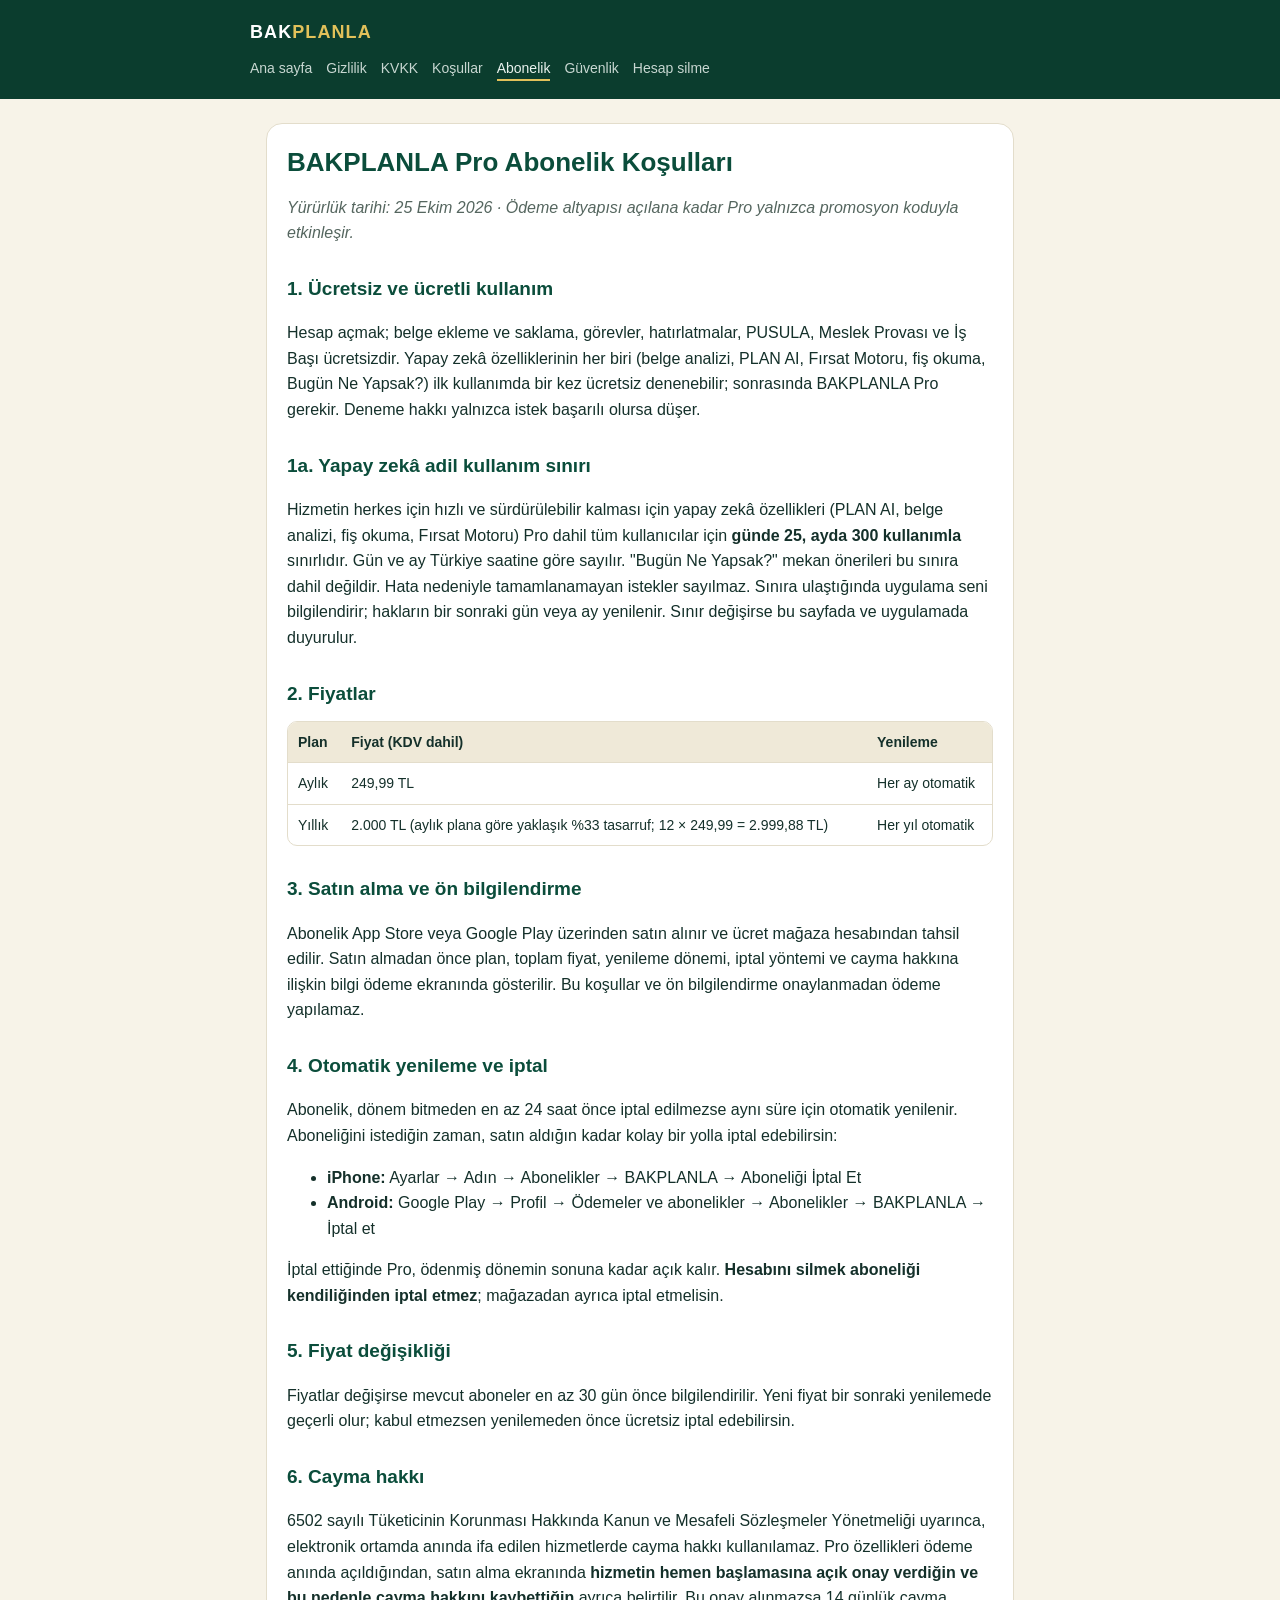
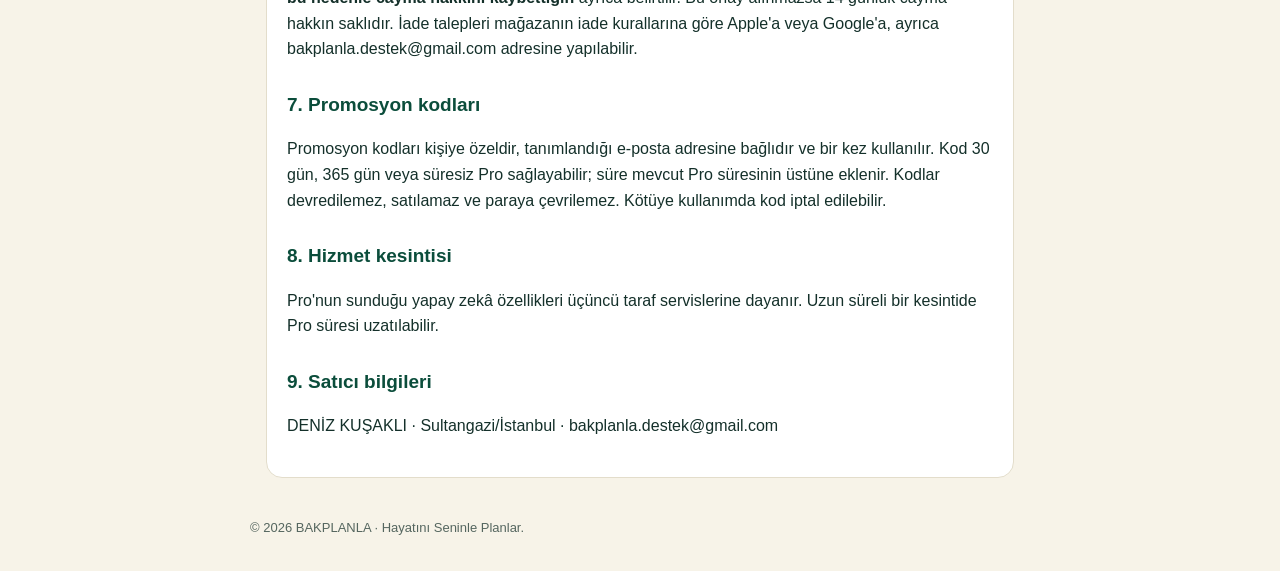
<file: abonelik.html>
<!doctype html>
<html lang="tr">
<head>
<meta charset="utf-8">
<meta name="viewport" content="width=device-width, initial-scale=1">
<title>BAKPLANLA Pro Abonelik Koşulları · BAKPLANLA</title>
<meta name="description" content="BAKPLANLA — BAKPLANLA Pro Abonelik Koşulları">
<link rel="stylesheet" href="stil.css">
</head>
<body>
<header><div class="in"><div class="bar"><a class="logo" href="index.html">BAK<span>PLANLA</span></a><button class="menu-btn" id="menuBtn" type="button" aria-expanded="false" aria-controls="menuPanel" aria-label="Menüyü aç"><span class="cizgi3" aria-hidden="true"></span>Menü</button></div><nav id="menuPanel"><a href="index.html">Ana sayfa</a><a href="gizlilik.html">Gizlilik</a><a href="kvkk.html">KVKK</a><a href="kosullar.html">Koşullar</a><a href="abonelik.html" aria-current="page">Abonelik</a><a href="guvenlik.html">Güvenlik</a><a href="hesap-silme.html">Hesap silme</a></nav></div></header>
<main><article>
<h1>BAKPLANLA Pro Abonelik Koşulları</h1>
<p><em>Yürürlük tarihi: 25 Ekim 2026 · Ödeme altyapısı açılana kadar Pro yalnızca promosyon koduyla etkinleşir.</em></p>
<h2>1. Ücretsiz ve ücretli kullanım</h2>
<p>Hesap açmak; belge ekleme ve saklama, görevler, hatırlatmalar, PUSULA, Meslek Provası ve İş Başı ücretsizdir. Yapay zekâ özelliklerinin her biri (belge analizi, PLAN AI, Fırsat Motoru, fiş okuma, Bugün Ne Yapsak?) ilk kullanımda bir kez ücretsiz denenebilir; sonrasında BAKPLANLA Pro gerekir. Deneme hakkı yalnızca istek başarılı olursa düşer.</p>
<h2>1a. Yapay zekâ adil kullanım sınırı</h2>
<p>Hizmetin herkes için hızlı ve sürdürülebilir kalması için yapay zekâ özellikleri (PLAN AI, belge analizi, fiş okuma, Fırsat Motoru) Pro dahil tüm kullanıcılar için <strong>günde 25, ayda 300 kullanımla</strong> sınırlıdır. Gün ve ay Türkiye saatine göre sayılır. &quot;Bugün Ne Yapsak?&quot; mekan önerileri bu sınıra dahil değildir. Hata nedeniyle tamamlanamayan istekler sayılmaz. Sınıra ulaştığında uygulama seni bilgilendirir; hakların bir sonraki gün veya ay yenilenir. Sınır değişirse bu sayfada ve uygulamada duyurulur.</p>
<h2>2. Fiyatlar</h2>
<div class="tbl"><table>
<thead>
<tr>
  <th>Plan</th>
  <th>Fiyat (KDV dahil)</th>
  <th>Yenileme</th>
</tr>
</thead>
<tbody>
<tr>
  <td>Aylık</td>
  <td>249,99 TL</td>
  <td>Her ay otomatik</td>
</tr>
<tr>
  <td>Yıllık</td>
  <td>2.000 TL (aylık plana göre yaklaşık %33 tasarruf; 12 × 249,99 = 2.999,88 TL)</td>
  <td>Her yıl otomatik</td>
</tr>
</tbody>
</table></div>
<h2>3. Satın alma ve ön bilgilendirme</h2>
<p>Abonelik App Store veya Google Play üzerinden satın alınır ve ücret mağaza hesabından tahsil edilir. Satın almadan önce plan, toplam fiyat, yenileme dönemi, iptal yöntemi ve cayma hakkına ilişkin bilgi ödeme ekranında gösterilir. Bu koşullar ve ön bilgilendirme onaylanmadan ödeme yapılamaz.</p>
<h2>4. Otomatik yenileme ve iptal</h2>
<p>Abonelik, dönem bitmeden en az 24 saat önce iptal edilmezse aynı süre için otomatik yenilenir. Aboneliğini istediğin zaman, satın aldığın kadar kolay bir yolla iptal edebilirsin:</p>
<ul>
<li><strong>iPhone:</strong> Ayarlar → Adın → Abonelikler → BAKPLANLA → Aboneliği İptal Et</li>
<li><strong>Android:</strong> Google Play → Profil → Ödemeler ve abonelikler → Abonelikler → BAKPLANLA → İptal et</li>
</ul>
<p>İptal ettiğinde Pro, ödenmiş dönemin sonuna kadar açık kalır. <strong>Hesabını silmek aboneliği kendiliğinden iptal etmez</strong>; mağazadan ayrıca iptal etmelisin.</p>
<h2>5. Fiyat değişikliği</h2>
<p>Fiyatlar değişirse mevcut aboneler en az 30 gün önce bilgilendirilir. Yeni fiyat bir sonraki yenilemede geçerli olur; kabul etmezsen yenilemeden önce ücretsiz iptal edebilirsin.</p>
<h2>6. Cayma hakkı</h2>
<p>6502 sayılı Tüketicinin Korunması Hakkında Kanun ve Mesafeli Sözleşmeler Yönetmeliği uyarınca, elektronik ortamda anında ifa edilen hizmetlerde cayma hakkı kullanılamaz. Pro özellikleri ödeme anında açıldığından, satın alma ekranında <strong>hizmetin hemen başlamasına açık onay verdiğin ve bu nedenle cayma hakkını kaybettiğin</strong> ayrıca belirtilir. Bu onay alınmazsa 14 günlük cayma hakkın saklıdır. İade talepleri mağazanın iade kurallarına göre Apple'a veya Google'a, ayrıca <span data-k="eposta">bakplanla.destek@gmail.com</span> adresine yapılabilir.</p>
<h2>7. Promosyon kodları</h2>
<p>Promosyon kodları kişiye özeldir, tanımlandığı e-posta adresine bağlıdır ve bir kez kullanılır. Kod 30 gün, 365 gün veya süresiz Pro sağlayabilir; süre mevcut Pro süresinin üstüne eklenir. Kodlar devredilemez, satılamaz ve paraya çevrilemez. Kötüye kullanımda kod iptal edilebilir.</p>
<h2>8. Hizmet kesintisi</h2>
<p>Pro'nun sunduğu yapay zekâ özellikleri üçüncü taraf servislerine dayanır. Uzun süreli bir kesintide Pro süresi uzatılabilir.</p>
<h2>9. Satıcı bilgileri</h2>
<p><span data-k="sorumlu">[AD SOYAD]</span> · <span data-k="adres">[ADRES]</span> · <span data-k="eposta">bakplanla.destek@gmail.com</span></p>

</article></main>
<footer><div class="in">© 2026 BAKPLANLA · Hayatını Seninle Planlar.</div></footer>
<script src="ayarlar.js"></script>
<script src="doldur.js"></script>
<script src="menu.js"></script>
</body>
</html>
</file>
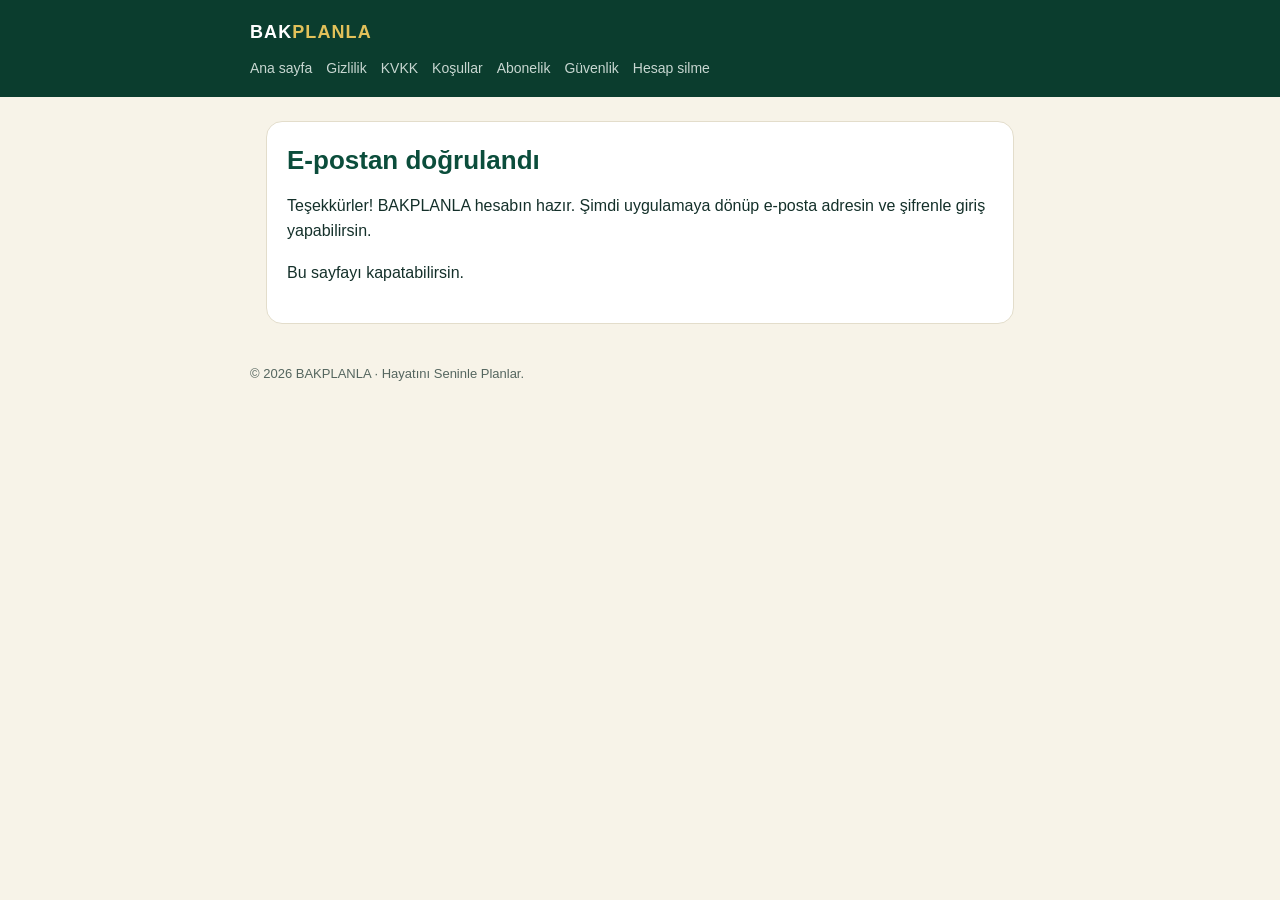
<file: dogrulandi.html>
<!doctype html>
<html lang="tr">
<head>
<meta charset="utf-8">
<meta name="viewport" content="width=device-width, initial-scale=1">
<title>E-postan doğrulandı · BAKPLANLA</title>
<meta name="description" content="BAKPLANLA — E-postan doğrulandı">
<link rel="stylesheet" href="stil.css">
</head>
<body>
<header><div class="in"><div class="bar"><a class="logo" href="index.html">BAK<span>PLANLA</span></a><button class="menu-btn" id="menuBtn" type="button" aria-expanded="false" aria-controls="menuPanel" aria-label="Menüyü aç"><span class="cizgi3" aria-hidden="true"></span>Menü</button></div><nav id="menuPanel"><a href="index.html">Ana sayfa</a><a href="gizlilik.html">Gizlilik</a><a href="kvkk.html">KVKK</a><a href="kosullar.html">Koşullar</a><a href="abonelik.html">Abonelik</a><a href="guvenlik.html">Güvenlik</a><a href="hesap-silme.html">Hesap silme</a></nav></div></header>
<main><article>
<h1>E-postan doğrulandı</h1>
<p>Teşekkürler! BAKPLANLA hesabın hazır. Şimdi uygulamaya dönüp e-posta adresin ve şifrenle giriş yapabilirsin.</p>
<p>Bu sayfayı kapatabilirsin.</p>

</article></main>
<footer><div class="in">© 2026 BAKPLANLA · Hayatını Seninle Planlar.</div></footer>
<script src="ayarlar.js"></script>
<script src="doldur.js"></script>
<script src="menu.js"></script>
</body>
</html>
</file>
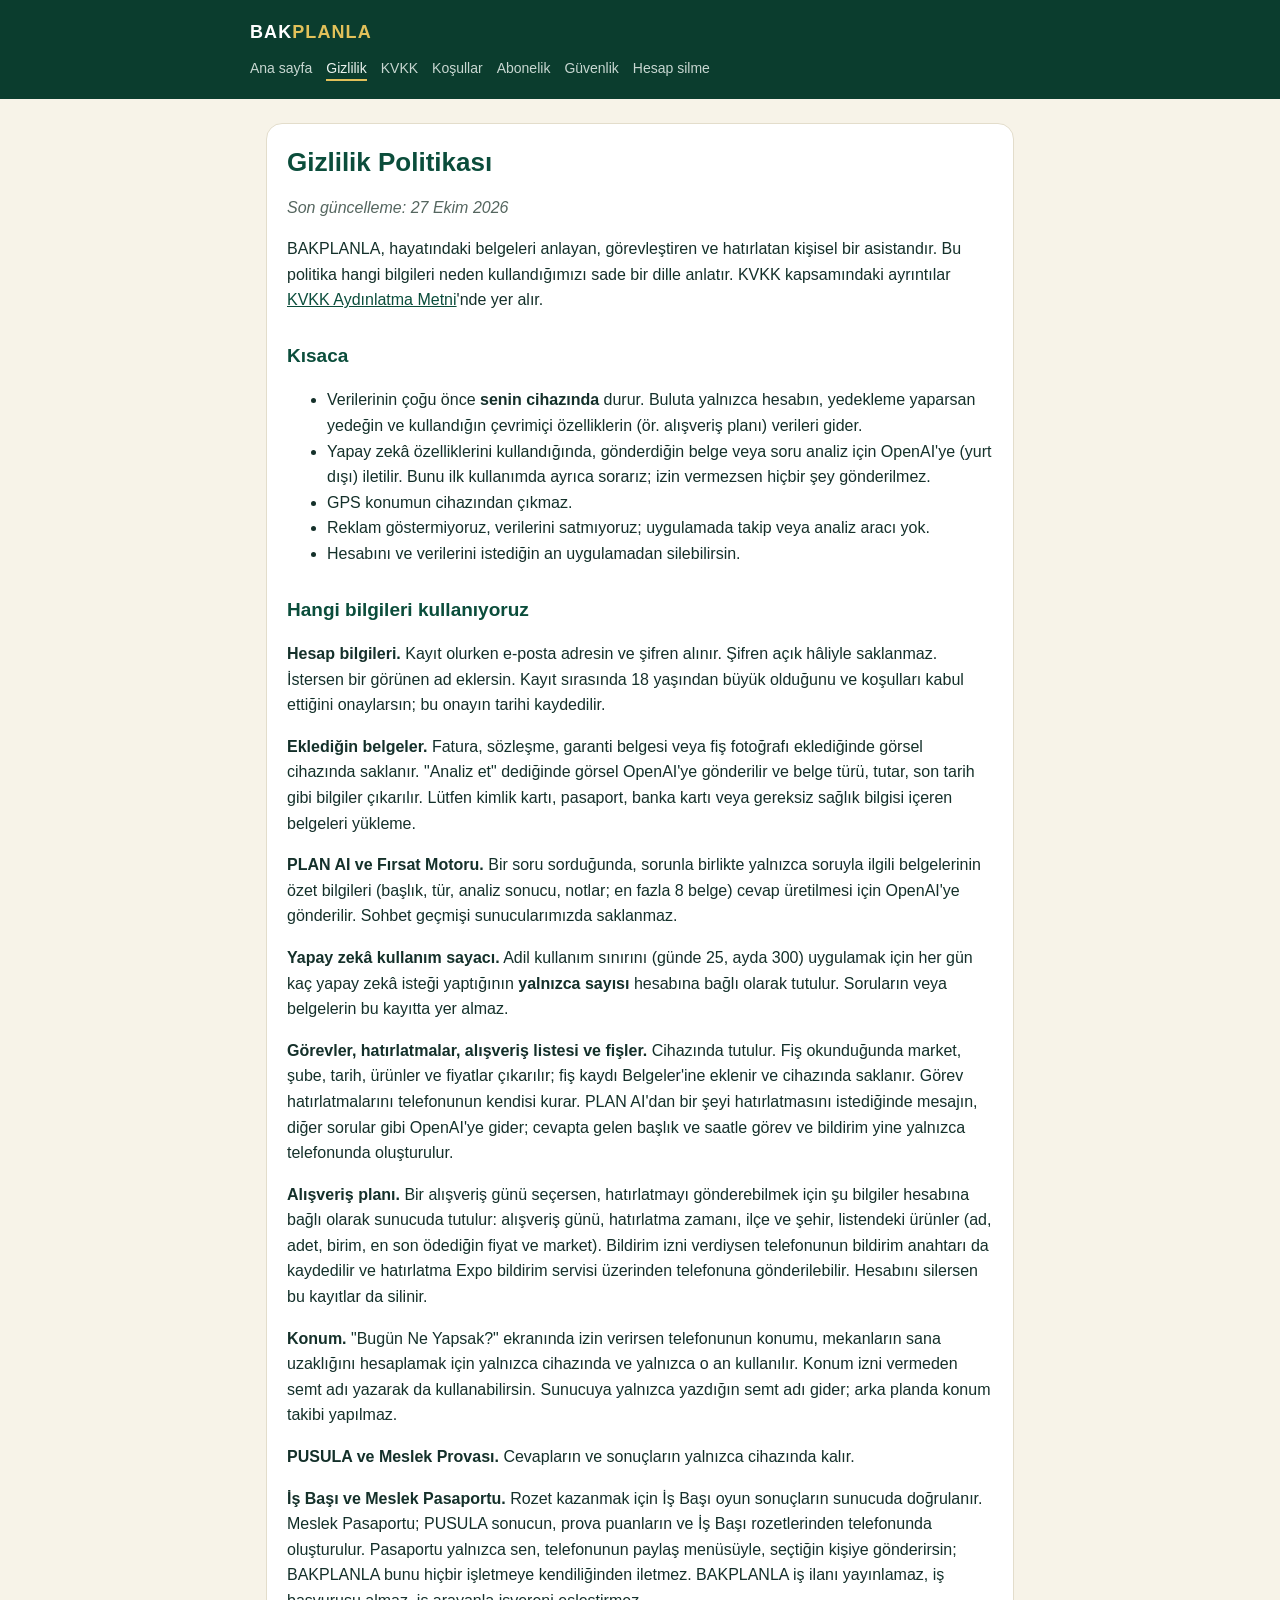
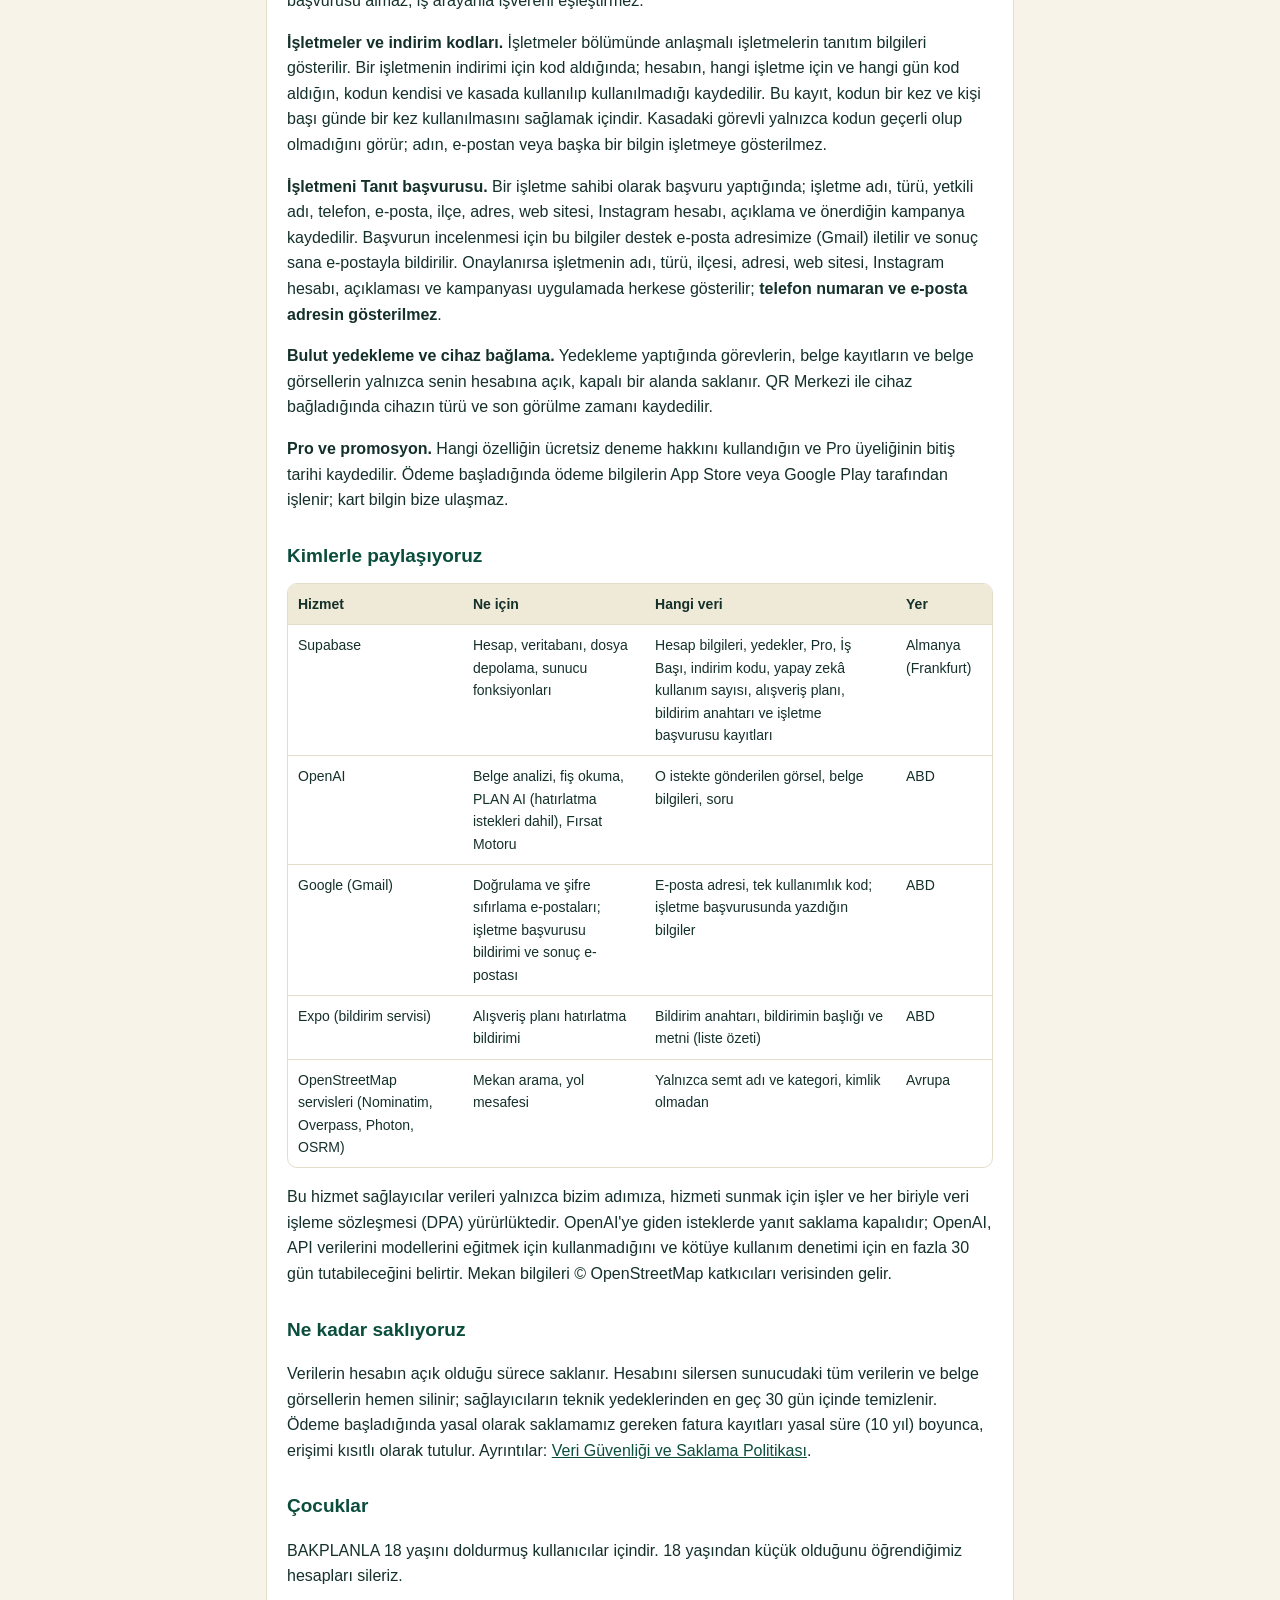
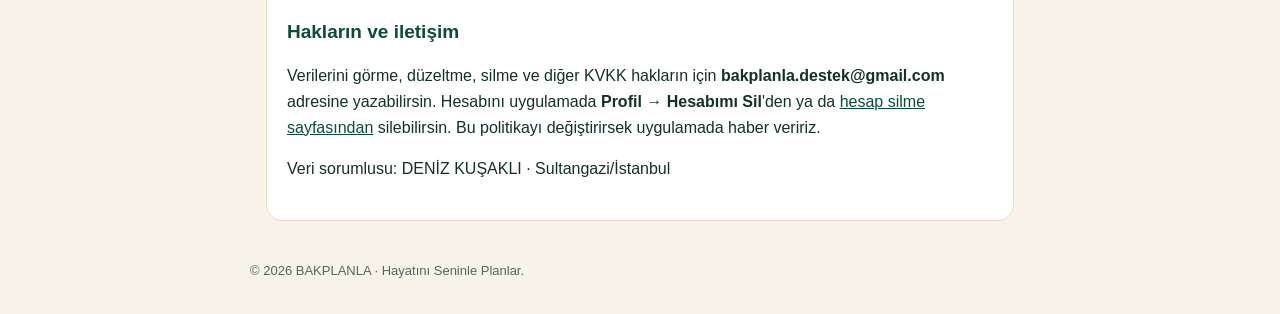
<file: gizlilik.html>
<!doctype html>
<html lang="tr">
<head>
<meta charset="utf-8">
<meta name="viewport" content="width=device-width, initial-scale=1">
<title>Gizlilik Politikası · BAKPLANLA</title>
<meta name="description" content="BAKPLANLA — Gizlilik Politikası">
<link rel="stylesheet" href="stil.css">
</head>
<body>
<header><div class="in"><div class="bar"><a class="logo" href="index.html">BAK<span>PLANLA</span></a><button class="menu-btn" id="menuBtn" type="button" aria-expanded="false" aria-controls="menuPanel" aria-label="Menüyü aç"><span class="cizgi3" aria-hidden="true"></span>Menü</button></div><nav id="menuPanel"><a href="index.html">Ana sayfa</a><a href="gizlilik.html" aria-current="page">Gizlilik</a><a href="kvkk.html">KVKK</a><a href="kosullar.html">Koşullar</a><a href="abonelik.html">Abonelik</a><a href="guvenlik.html">Güvenlik</a><a href="hesap-silme.html">Hesap silme</a></nav></div></header>
<main><article>
<h1>Gizlilik Politikası</h1>
<p><em>Son güncelleme: 27 Ekim 2026</em></p>
<p>BAKPLANLA, hayatındaki belgeleri anlayan, görevleştiren ve hatırlatan kişisel bir asistandır. Bu politika hangi bilgileri neden kullandığımızı sade bir dille anlatır. KVKK kapsamındaki ayrıntılar <a href="kvkk.html">KVKK Aydınlatma Metni</a>'nde yer alır.</p>
<h2>Kısaca</h2>
<ul>
<li>Verilerinin çoğu önce <strong>senin cihazında</strong> durur. Buluta yalnızca hesabın, yedekleme yaparsan yedeğin ve kullandığın çevrimiçi özelliklerin (ör. alışveriş planı) verileri gider.</li>
<li>Yapay zekâ özelliklerini kullandığında, gönderdiğin belge veya soru analiz için OpenAI'ye (yurt dışı) iletilir. Bunu ilk kullanımda ayrıca sorarız; izin vermezsen hiçbir şey gönderilmez.</li>
<li>GPS konumun cihazından çıkmaz.</li>
<li>Reklam göstermiyoruz, verilerini satmıyoruz; uygulamada takip veya analiz aracı yok.</li>
<li>Hesabını ve verilerini istediğin an uygulamadan silebilirsin.</li>
</ul>
<h2>Hangi bilgileri kullanıyoruz</h2>
<p><strong>Hesap bilgileri.</strong> Kayıt olurken e-posta adresin ve şifren alınır. Şifren açık hâliyle saklanmaz. İstersen bir görünen ad eklersin. Kayıt sırasında 18 yaşından büyük olduğunu ve koşulları kabul ettiğini onaylarsın; bu onayın tarihi kaydedilir.</p>
<p><strong>Eklediğin belgeler.</strong> Fatura, sözleşme, garanti belgesi veya fiş fotoğrafı eklediğinde görsel cihazında saklanır. &quot;Analiz et&quot; dediğinde görsel OpenAI'ye gönderilir ve belge türü, tutar, son tarih gibi bilgiler çıkarılır. Lütfen kimlik kartı, pasaport, banka kartı veya gereksiz sağlık bilgisi içeren belgeleri yükleme.</p>
<p><strong>PLAN AI ve Fırsat Motoru.</strong> Bir soru sorduğunda, sorunla birlikte yalnızca soruyla ilgili belgelerinin özet bilgileri (başlık, tür, analiz sonucu, notlar; en fazla 8 belge) cevap üretilmesi için OpenAI'ye gönderilir. Sohbet geçmişi sunucularımızda saklanmaz.</p>
<p><strong>Yapay zekâ kullanım sayacı.</strong> Adil kullanım sınırını (günde 25, ayda 300) uygulamak için her gün kaç yapay zekâ isteği yaptığının <strong>yalnızca sayısı</strong> hesabına bağlı olarak tutulur. Soruların veya belgelerin bu kayıtta yer almaz.</p>
<p><strong>Görevler, hatırlatmalar, alışveriş listesi ve fişler.</strong> Cihazında tutulur. Fiş okunduğunda market, şube, tarih, ürünler ve fiyatlar çıkarılır; fiş kaydı Belgeler'ine eklenir ve cihazında saklanır. Görev hatırlatmalarını telefonunun kendisi kurar. PLAN AI'dan bir şeyi hatırlatmasını istediğinde mesajın, diğer sorular gibi OpenAI'ye gider; cevapta gelen başlık ve saatle görev ve bildirim yine yalnızca telefonunda oluşturulur.</p>
<p><strong>Alışveriş planı.</strong> Bir alışveriş günü seçersen, hatırlatmayı gönderebilmek için şu bilgiler hesabına bağlı olarak sunucuda tutulur: alışveriş günü, hatırlatma zamanı, ilçe ve şehir, listendeki ürünler (ad, adet, birim, en son ödediğin fiyat ve market). Bildirim izni verdiysen telefonunun bildirim anahtarı da kaydedilir ve hatırlatma Expo bildirim servisi üzerinden telefonuna gönderilebilir. Hesabını silersen bu kayıtlar da silinir.</p>
<p><strong>Konum.</strong> &quot;Bugün Ne Yapsak?&quot; ekranında izin verirsen telefonunun konumu, mekanların sana uzaklığını hesaplamak için yalnızca cihazında ve yalnızca o an kullanılır. Konum izni vermeden semt adı yazarak da kullanabilirsin. Sunucuya yalnızca yazdığın semt adı gider; arka planda konum takibi yapılmaz.</p>
<p><strong>PUSULA ve Meslek Provası.</strong> Cevapların ve sonuçların yalnızca cihazında kalır.</p>
<p><strong>İş Başı ve Meslek Pasaportu.</strong> Rozet kazanmak için İş Başı oyun sonuçların sunucuda doğrulanır. Meslek Pasaportu; PUSULA sonucun, prova puanların ve İş Başı rozetlerinden telefonunda oluşturulur. Pasaportu yalnızca sen, telefonunun paylaş menüsüyle, seçtiğin kişiye gönderirsin; BAKPLANLA bunu hiçbir işletmeye kendiliğinden iletmez. BAKPLANLA iş ilanı yayınlamaz, iş başvurusu almaz, iş arayanla işvereni eşleştirmez.</p>
<p><strong>İşletmeler ve indirim kodları.</strong> İşletmeler bölümünde anlaşmalı işletmelerin tanıtım bilgileri gösterilir. Bir işletmenin indirimi için kod aldığında; hesabın, hangi işletme için ve hangi gün kod aldığın, kodun kendisi ve kasada kullanılıp kullanılmadığı kaydedilir. Bu kayıt, kodun bir kez ve kişi başı günde bir kez kullanılmasını sağlamak içindir. Kasadaki görevli yalnızca kodun geçerli olup olmadığını görür; adın, e-postan veya başka bir bilgin işletmeye gösterilmez.</p>
<p><strong>İşletmeni Tanıt başvurusu.</strong> Bir işletme sahibi olarak başvuru yaptığında; işletme adı, türü, yetkili adı, telefon, e-posta, ilçe, adres, web sitesi, Instagram hesabı, açıklama ve önerdiğin kampanya kaydedilir. Başvurun incelenmesi için bu bilgiler destek e-posta adresimize (Gmail) iletilir ve sonuç sana e-postayla bildirilir. Onaylanırsa işletmenin adı, türü, ilçesi, adresi, web sitesi, Instagram hesabı, açıklaması ve kampanyası uygulamada herkese gösterilir; <strong>telefon numaran ve e-posta adresin gösterilmez</strong>.</p>
<p><strong>Bulut yedekleme ve cihaz bağlama.</strong> Yedekleme yaptığında görevlerin, belge kayıtların ve belge görsellerin yalnızca senin hesabına açık, kapalı bir alanda saklanır. QR Merkezi ile cihaz bağladığında cihazın türü ve son görülme zamanı kaydedilir.</p>
<p><strong>Pro ve promosyon.</strong> Hangi özelliğin ücretsiz deneme hakkını kullandığın ve Pro üyeliğinin bitiş tarihi kaydedilir. Ödeme başladığında ödeme bilgilerin App Store veya Google Play tarafından işlenir; kart bilgin bize ulaşmaz.</p>
<h2>Kimlerle paylaşıyoruz</h2>
<div class="tbl"><table>
<thead>
<tr>
  <th>Hizmet</th>
  <th>Ne için</th>
  <th>Hangi veri</th>
  <th>Yer</th>
</tr>
</thead>
<tbody>
<tr>
  <td>Supabase</td>
  <td>Hesap, veritabanı, dosya depolama, sunucu fonksiyonları</td>
  <td>Hesap bilgileri, yedekler, Pro, İş Başı, indirim kodu, yapay zekâ kullanım sayısı, alışveriş planı, bildirim anahtarı ve işletme başvurusu kayıtları</td>
  <td><span data-k="bolge">Yurt dışı</span></td>
</tr>
<tr>
  <td>OpenAI</td>
  <td>Belge analizi, fiş okuma, PLAN AI (hatırlatma istekleri dahil), Fırsat Motoru</td>
  <td>O istekte gönderilen görsel, belge bilgileri, soru</td>
  <td>ABD</td>
</tr>
<tr>
  <td>Google (Gmail)</td>
  <td>Doğrulama ve şifre sıfırlama e-postaları; işletme başvurusu bildirimi ve sonuç e-postası</td>
  <td>E-posta adresi, tek kullanımlık kod; işletme başvurusunda yazdığın bilgiler</td>
  <td>ABD</td>
</tr>
<tr>
  <td>Expo (bildirim servisi)</td>
  <td>Alışveriş planı hatırlatma bildirimi</td>
  <td>Bildirim anahtarı, bildirimin başlığı ve metni (liste özeti)</td>
  <td>ABD</td>
</tr>
<tr>
  <td>OpenStreetMap servisleri (Nominatim, Overpass, Photon, OSRM)</td>
  <td>Mekan arama, yol mesafesi</td>
  <td>Yalnızca semt adı ve kategori, kimlik olmadan</td>
  <td>Avrupa</td>
</tr>
</tbody>
</table></div>
<p>Bu hizmet sağlayıcılar verileri yalnızca bizim adımıza, hizmeti sunmak için işler ve her biriyle veri işleme sözleşmesi (DPA) yürürlüktedir. OpenAI'ye giden isteklerde yanıt saklama kapalıdır; OpenAI, API verilerini modellerini eğitmek için kullanmadığını ve kötüye kullanım denetimi için en fazla 30 gün tutabileceğini belirtir. Mekan bilgileri © OpenStreetMap katkıcıları verisinden gelir.</p>
<h2>Ne kadar saklıyoruz</h2>
<p>Verilerin hesabın açık olduğu sürece saklanır. Hesabını silersen sunucudaki tüm verilerin ve belge görsellerin hemen silinir; sağlayıcıların teknik yedeklerinden en geç 30 gün içinde temizlenir. Ödeme başladığında yasal olarak saklamamız gereken fatura kayıtları yasal süre (10 yıl) boyunca, erişimi kısıtlı olarak tutulur. Ayrıntılar: <a href="guvenlik.html">Veri Güvenliği ve Saklama Politikası</a>.</p>
<h2>Çocuklar</h2>
<p>BAKPLANLA 18 yaşını doldurmuş kullanıcılar içindir. 18 yaşından küçük olduğunu öğrendiğimiz hesapları sileriz.</p>
<h2>Hakların ve iletişim</h2>
<p>Verilerini görme, düzeltme, silme ve diğer KVKK hakların için <strong><span data-k="eposta">bakplanla.destek@gmail.com</span></strong> adresine yazabilirsin. Hesabını uygulamada <strong>Profil → Hesabımı Sil</strong>'den ya da <a href="hesap-silme.html">hesap silme sayfasından</a> silebilirsin. Bu politikayı değiştirirsek uygulamada haber veririz.</p>
<p>Veri sorumlusu: <span data-k="sorumlu">[AD SOYAD]</span> · <span data-k="adres">[ADRES]</span></p>

</article></main>
<footer><div class="in">© 2026 BAKPLANLA · Hayatını Seninle Planlar.</div></footer>
<script src="ayarlar.js"></script>
<script src="doldur.js"></script>
<script src="menu.js"></script>
</body>
</html>
</file>
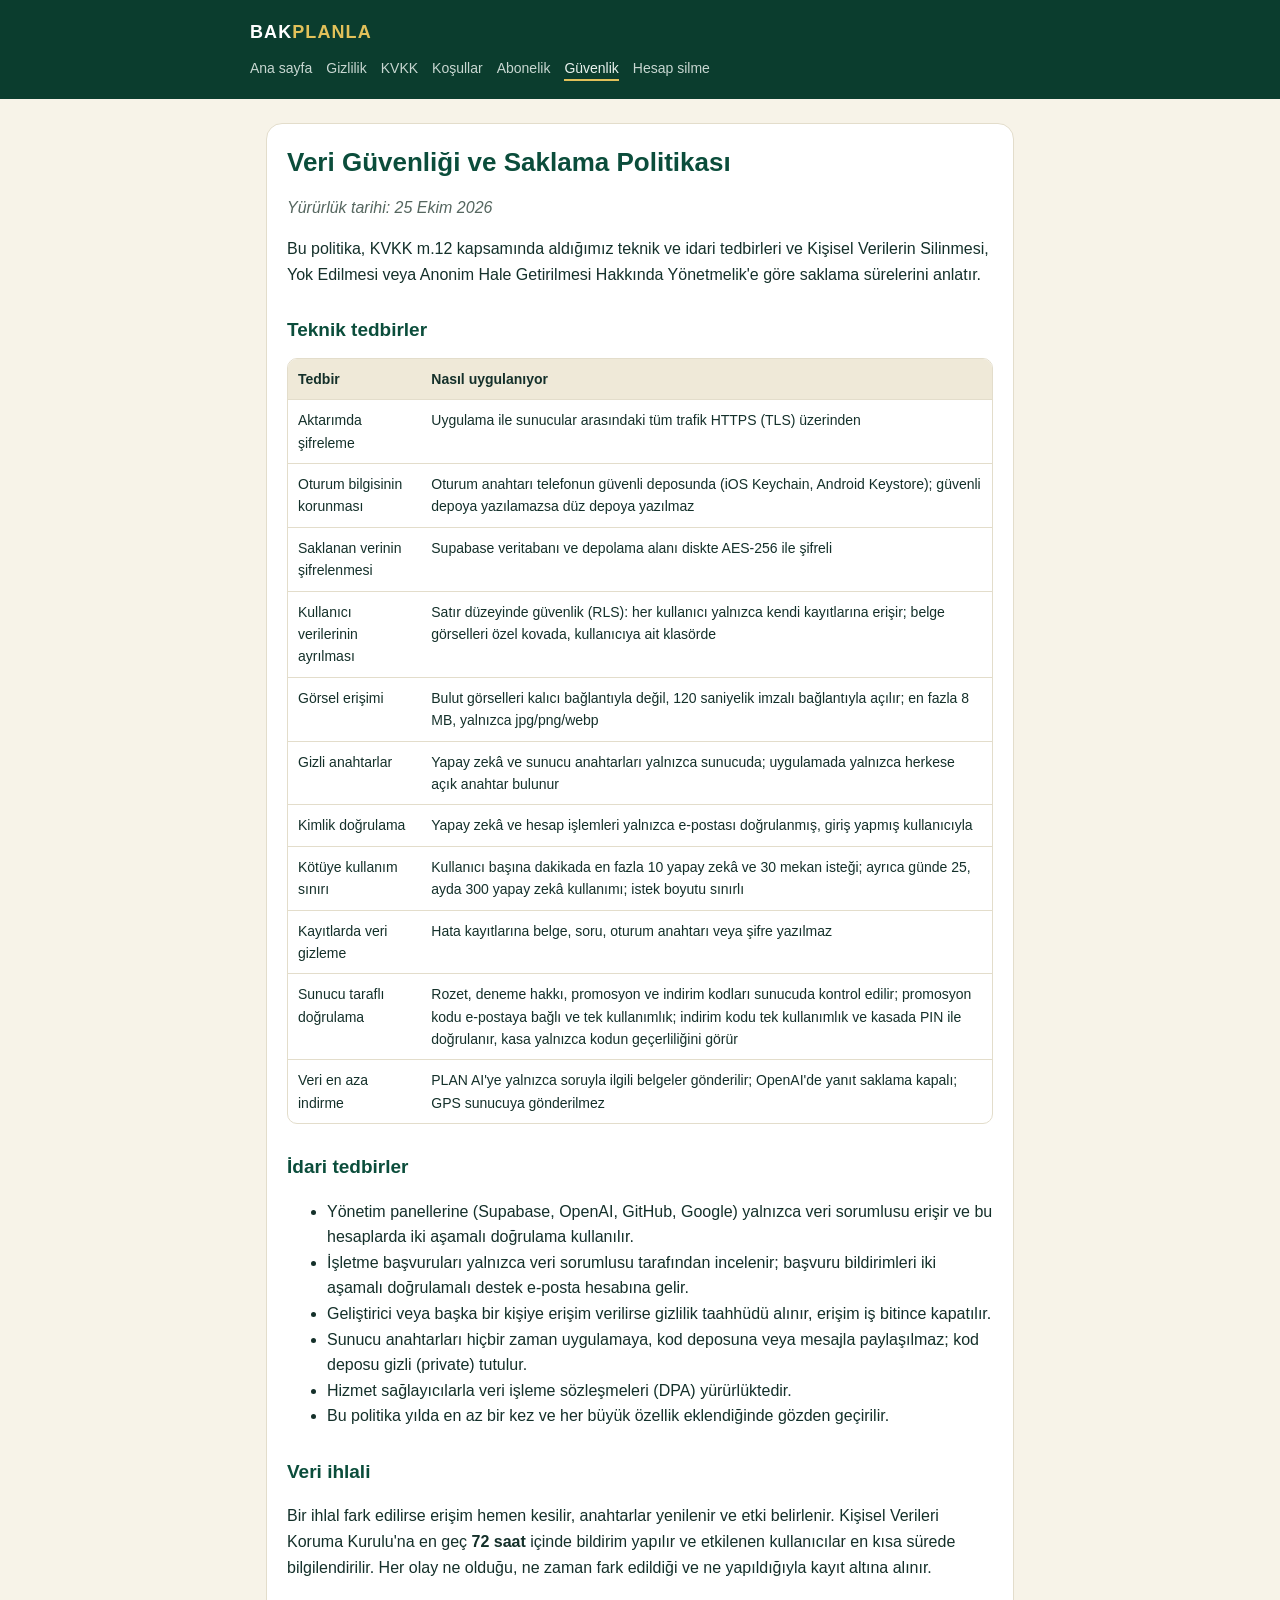
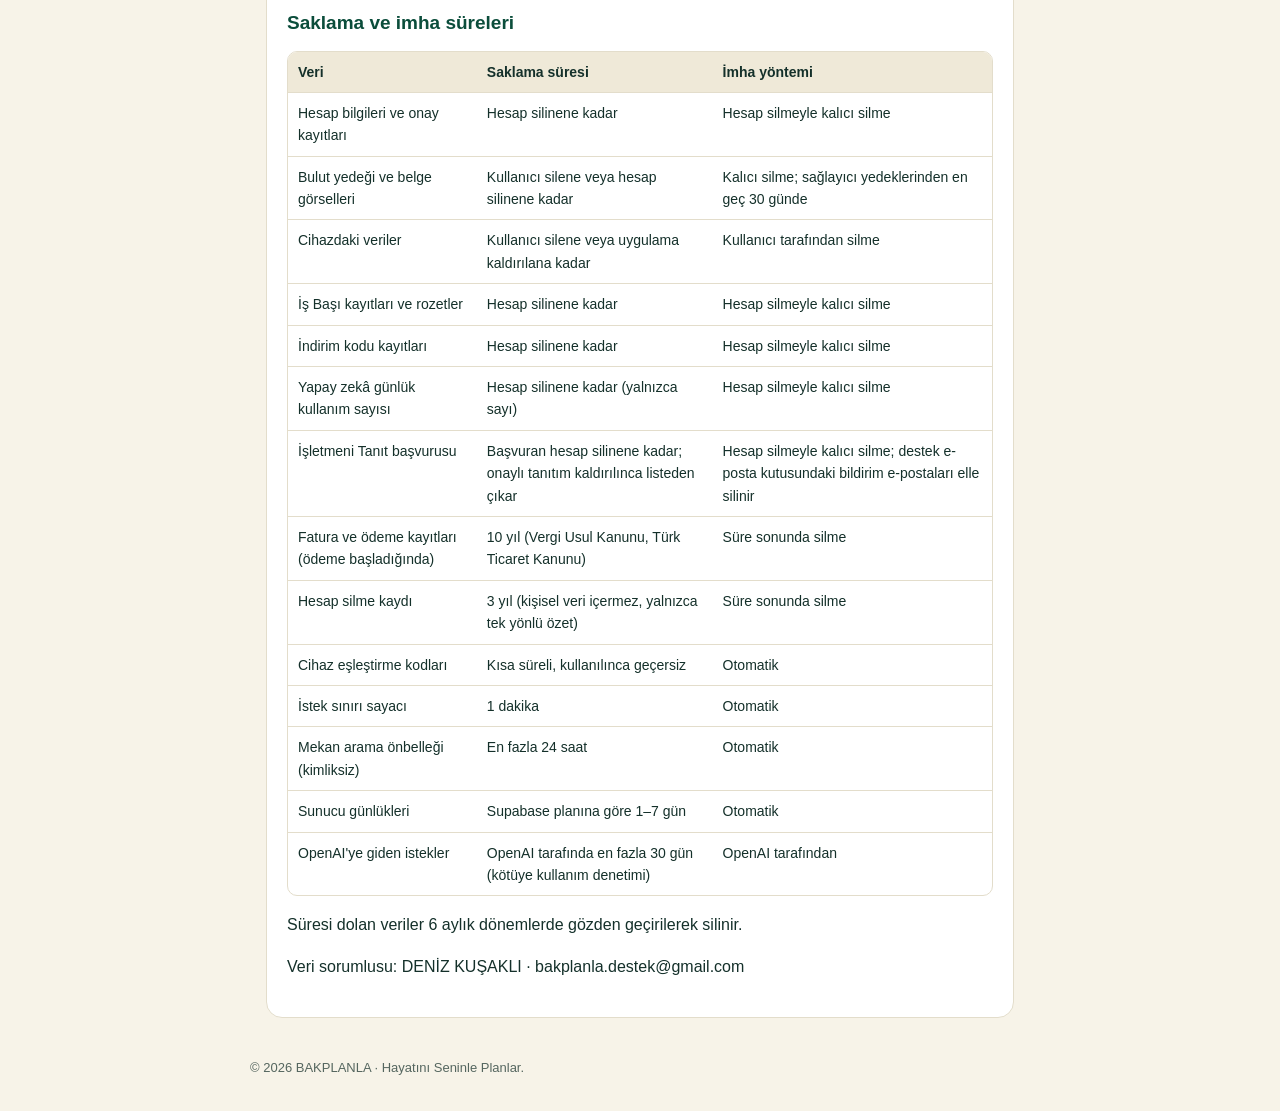
<file: guvenlik.html>
<!doctype html>
<html lang="tr">
<head>
<meta charset="utf-8">
<meta name="viewport" content="width=device-width, initial-scale=1">
<title>Veri Güvenliği ve Saklama Politikası · BAKPLANLA</title>
<meta name="description" content="BAKPLANLA — Veri Güvenliği ve Saklama Politikası">
<link rel="stylesheet" href="stil.css">
</head>
<body>
<header><div class="in"><div class="bar"><a class="logo" href="index.html">BAK<span>PLANLA</span></a><button class="menu-btn" id="menuBtn" type="button" aria-expanded="false" aria-controls="menuPanel" aria-label="Menüyü aç"><span class="cizgi3" aria-hidden="true"></span>Menü</button></div><nav id="menuPanel"><a href="index.html">Ana sayfa</a><a href="gizlilik.html">Gizlilik</a><a href="kvkk.html">KVKK</a><a href="kosullar.html">Koşullar</a><a href="abonelik.html">Abonelik</a><a href="guvenlik.html" aria-current="page">Güvenlik</a><a href="hesap-silme.html">Hesap silme</a></nav></div></header>
<main><article>
<h1>Veri Güvenliği ve Saklama Politikası</h1>
<p><em>Yürürlük tarihi: 25 Ekim 2026</em></p>
<p>Bu politika, KVKK m.12 kapsamında aldığımız teknik ve idari tedbirleri ve Kişisel Verilerin Silinmesi, Yok Edilmesi veya Anonim Hale Getirilmesi Hakkında Yönetmelik'e göre saklama sürelerini anlatır.</p>
<h2>Teknik tedbirler</h2>
<div class="tbl"><table>
<thead>
<tr>
  <th>Tedbir</th>
  <th>Nasıl uygulanıyor</th>
</tr>
</thead>
<tbody>
<tr>
  <td>Aktarımda şifreleme</td>
  <td>Uygulama ile sunucular arasındaki tüm trafik HTTPS (TLS) üzerinden</td>
</tr>
<tr>
  <td>Oturum bilgisinin korunması</td>
  <td>Oturum anahtarı telefonun güvenli deposunda (iOS Keychain, Android Keystore); güvenli depoya yazılamazsa düz depoya yazılmaz</td>
</tr>
<tr>
  <td>Saklanan verinin şifrelenmesi</td>
  <td>Supabase veritabanı ve depolama alanı diskte AES-256 ile şifreli</td>
</tr>
<tr>
  <td>Kullanıcı verilerinin ayrılması</td>
  <td>Satır düzeyinde güvenlik (RLS): her kullanıcı yalnızca kendi kayıtlarına erişir; belge görselleri özel kovada, kullanıcıya ait klasörde</td>
</tr>
<tr>
  <td>Görsel erişimi</td>
  <td>Bulut görselleri kalıcı bağlantıyla değil, 120 saniyelik imzalı bağlantıyla açılır; en fazla 8 MB, yalnızca jpg/png/webp</td>
</tr>
<tr>
  <td>Gizli anahtarlar</td>
  <td>Yapay zekâ ve sunucu anahtarları yalnızca sunucuda; uygulamada yalnızca herkese açık anahtar bulunur</td>
</tr>
<tr>
  <td>Kimlik doğrulama</td>
  <td>Yapay zekâ ve hesap işlemleri yalnızca e-postası doğrulanmış, giriş yapmış kullanıcıyla</td>
</tr>
<tr>
  <td>Kötüye kullanım sınırı</td>
  <td>Kullanıcı başına dakikada en fazla 10 yapay zekâ ve 30 mekan isteği; ayrıca günde 25, ayda 300 yapay zekâ kullanımı; istek boyutu sınırlı</td>
</tr>
<tr>
  <td>Kayıtlarda veri gizleme</td>
  <td>Hata kayıtlarına belge, soru, oturum anahtarı veya şifre yazılmaz</td>
</tr>
<tr>
  <td>Sunucu taraflı doğrulama</td>
  <td>Rozet, deneme hakkı, promosyon ve indirim kodları sunucuda kontrol edilir; promosyon kodu e-postaya bağlı ve tek kullanımlık; indirim kodu tek kullanımlık ve kasada PIN ile doğrulanır, kasa yalnızca kodun geçerliliğini görür</td>
</tr>
<tr>
  <td>Veri en aza indirme</td>
  <td>PLAN AI'ye yalnızca soruyla ilgili belgeler gönderilir; OpenAI'de yanıt saklama kapalı; GPS sunucuya gönderilmez</td>
</tr>
</tbody>
</table></div>
<h2>İdari tedbirler</h2>
<ul>
<li>Yönetim panellerine (Supabase, OpenAI, GitHub, Google) yalnızca veri sorumlusu erişir ve bu hesaplarda iki aşamalı doğrulama kullanılır.</li>
<li>İşletme başvuruları yalnızca veri sorumlusu tarafından incelenir; başvuru bildirimleri iki aşamalı doğrulamalı destek e-posta hesabına gelir.</li>
<li>Geliştirici veya başka bir kişiye erişim verilirse gizlilik taahhüdü alınır, erişim iş bitince kapatılır.</li>
<li>Sunucu anahtarları hiçbir zaman uygulamaya, kod deposuna veya mesajla paylaşılmaz; kod deposu gizli (private) tutulur.</li>
<li>Hizmet sağlayıcılarla veri işleme sözleşmeleri (DPA) yürürlüktedir.</li>
<li>Bu politika yılda en az bir kez ve her büyük özellik eklendiğinde gözden geçirilir.</li>
</ul>
<h2>Veri ihlali</h2>
<p>Bir ihlal fark edilirse erişim hemen kesilir, anahtarlar yenilenir ve etki belirlenir. Kişisel Verileri Koruma Kurulu'na en geç <strong>72 saat</strong> içinde bildirim yapılır ve etkilenen kullanıcılar en kısa sürede bilgilendirilir. Her olay ne olduğu, ne zaman fark edildiği ve ne yapıldığıyla kayıt altına alınır.</p>
<h2>Saklama ve imha süreleri</h2>
<div class="tbl"><table>
<thead>
<tr>
  <th>Veri</th>
  <th>Saklama süresi</th>
  <th>İmha yöntemi</th>
</tr>
</thead>
<tbody>
<tr>
  <td>Hesap bilgileri ve onay kayıtları</td>
  <td>Hesap silinene kadar</td>
  <td>Hesap silmeyle kalıcı silme</td>
</tr>
<tr>
  <td>Bulut yedeği ve belge görselleri</td>
  <td>Kullanıcı silene veya hesap silinene kadar</td>
  <td>Kalıcı silme; sağlayıcı yedeklerinden en geç 30 günde</td>
</tr>
<tr>
  <td>Cihazdaki veriler</td>
  <td>Kullanıcı silene veya uygulama kaldırılana kadar</td>
  <td>Kullanıcı tarafından silme</td>
</tr>
<tr>
  <td>İş Başı kayıtları ve rozetler</td>
  <td>Hesap silinene kadar</td>
  <td>Hesap silmeyle kalıcı silme</td>
</tr>
<tr>
  <td>İndirim kodu kayıtları</td>
  <td>Hesap silinene kadar</td>
  <td>Hesap silmeyle kalıcı silme</td>
</tr>
<tr>
  <td>Yapay zekâ günlük kullanım sayısı</td>
  <td>Hesap silinene kadar (yalnızca sayı)</td>
  <td>Hesap silmeyle kalıcı silme</td>
</tr>
<tr>
  <td>İşletmeni Tanıt başvurusu</td>
  <td>Başvuran hesap silinene kadar; onaylı tanıtım kaldırılınca listeden çıkar</td>
  <td>Hesap silmeyle kalıcı silme; destek e-posta kutusundaki bildirim e-postaları elle silinir</td>
</tr>
<tr>
  <td>Fatura ve ödeme kayıtları (ödeme başladığında)</td>
  <td>10 yıl (Vergi Usul Kanunu, Türk Ticaret Kanunu)</td>
  <td>Süre sonunda silme</td>
</tr>
<tr>
  <td>Hesap silme kaydı</td>
  <td>3 yıl (kişisel veri içermez, yalnızca tek yönlü özet)</td>
  <td>Süre sonunda silme</td>
</tr>
<tr>
  <td>Cihaz eşleştirme kodları</td>
  <td>Kısa süreli, kullanılınca geçersiz</td>
  <td>Otomatik</td>
</tr>
<tr>
  <td>İstek sınırı sayacı</td>
  <td>1 dakika</td>
  <td>Otomatik</td>
</tr>
<tr>
  <td>Mekan arama önbelleği (kimliksiz)</td>
  <td>En fazla 24 saat</td>
  <td>Otomatik</td>
</tr>
<tr>
  <td>Sunucu günlükleri</td>
  <td>Supabase planına göre 1–7 gün</td>
  <td>Otomatik</td>
</tr>
<tr>
  <td>OpenAI'ye giden istekler</td>
  <td>OpenAI tarafında en fazla 30 gün (kötüye kullanım denetimi)</td>
  <td>OpenAI tarafından</td>
</tr>
</tbody>
</table></div>
<p>Süresi dolan veriler 6 aylık dönemlerde gözden geçirilerek silinir.</p>
<p>Veri sorumlusu: <span data-k="sorumlu">[AD SOYAD]</span> · <span data-k="eposta">bakplanla.destek@gmail.com</span></p>

</article></main>
<footer><div class="in">© 2026 BAKPLANLA · Hayatını Seninle Planlar.</div></footer>
<script src="ayarlar.js"></script>
<script src="doldur.js"></script>
<script src="menu.js"></script>
</body>
</html>
</file>
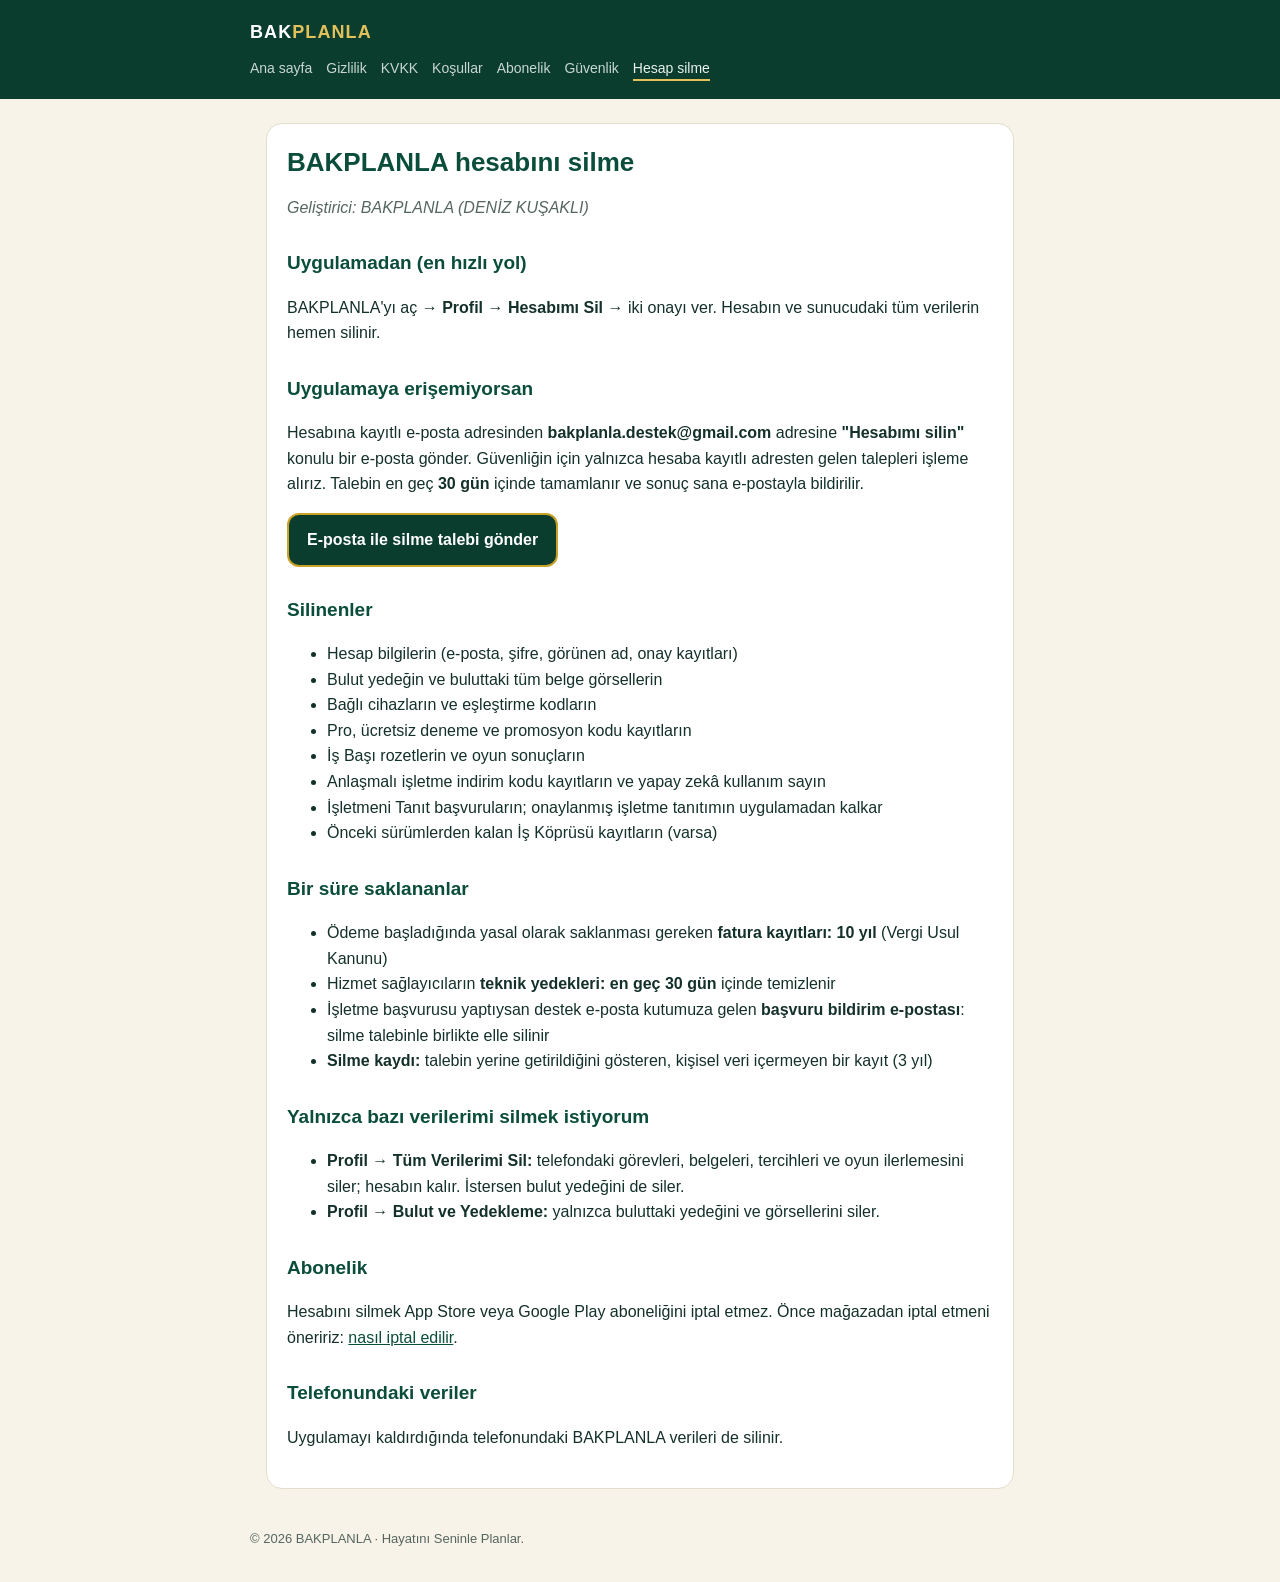
<file: hesap-silme.html>
<!doctype html>
<html lang="tr">
<head>
<meta charset="utf-8">
<meta name="viewport" content="width=device-width, initial-scale=1">
<title>BAKPLANLA hesabını silme · BAKPLANLA</title>
<meta name="description" content="BAKPLANLA — BAKPLANLA hesabını silme">
<link rel="stylesheet" href="stil.css">
</head>
<body>
<header><div class="in"><div class="bar"><a class="logo" href="index.html">BAK<span>PLANLA</span></a><button class="menu-btn" id="menuBtn" type="button" aria-expanded="false" aria-controls="menuPanel" aria-label="Menüyü aç"><span class="cizgi3" aria-hidden="true"></span>Menü</button></div><nav id="menuPanel"><a href="index.html">Ana sayfa</a><a href="gizlilik.html">Gizlilik</a><a href="kvkk.html">KVKK</a><a href="kosullar.html">Koşullar</a><a href="abonelik.html">Abonelik</a><a href="guvenlik.html">Güvenlik</a><a href="hesap-silme.html" aria-current="page">Hesap silme</a></nav></div></header>
<main><article>
<h1>BAKPLANLA hesabını silme</h1>
<p><em>Geliştirici: BAKPLANLA (<span data-k="sorumlu">[AD SOYAD]</span>)</em></p>
<h2>Uygulamadan (en hızlı yol)</h2>
<p>BAKPLANLA'yı aç → <strong>Profil</strong> → <strong>Hesabımı Sil</strong> → iki onayı ver. Hesabın ve sunucudaki tüm verilerin hemen silinir.</p>
<h2>Uygulamaya erişemiyorsan</h2>
<p>Hesabına kayıtlı e-posta adresinden <strong><span data-k="eposta">bakplanla.destek@gmail.com</span></strong> adresine <strong>&quot;Hesabımı silin&quot;</strong> konulu bir e-posta gönder. Güvenliğin için yalnızca hesaba kayıtlı adresten gelen talepleri işleme alırız. Talebin en geç <strong>30 gün</strong> içinde tamamlanır ve sonuç sana e-postayla bildirilir.</p>
<p><a class="btn" id="mailbtn" href="#">E-posta ile silme talebi gönder</a></p>

<h2>Silinenler</h2>
<ul>
<li>Hesap bilgilerin (e-posta, şifre, görünen ad, onay kayıtları)</li>
<li>Bulut yedeğin ve buluttaki tüm belge görsellerin</li>
<li>Bağlı cihazların ve eşleştirme kodların</li>
<li>Pro, ücretsiz deneme ve promosyon kodu kayıtların</li>
<li>İş Başı rozetlerin ve oyun sonuçların</li>
<li>Anlaşmalı işletme indirim kodu kayıtların ve yapay zekâ kullanım sayın</li>
<li>İşletmeni Tanıt başvuruların; onaylanmış işletme tanıtımın uygulamadan kalkar</li>
<li>Önceki sürümlerden kalan İş Köprüsü kayıtların (varsa)</li>
</ul>
<h2>Bir süre saklananlar</h2>
<ul>
<li>Ödeme başladığında yasal olarak saklanması gereken <strong>fatura kayıtları: 10 yıl</strong> (Vergi Usul Kanunu)</li>
<li>Hizmet sağlayıcıların <strong>teknik yedekleri: en geç 30 gün</strong> içinde temizlenir</li>
<li>İşletme başvurusu yaptıysan destek e-posta kutumuza gelen <strong>başvuru bildirim e-postası</strong>: silme talebinle birlikte elle silinir</li>
<li><strong>Silme kaydı:</strong> talebin yerine getirildiğini gösteren, kişisel veri içermeyen bir kayıt (3 yıl)</li>
</ul>
<h2>Yalnızca bazı verilerimi silmek istiyorum</h2>
<ul>
<li><strong>Profil → Tüm Verilerimi Sil:</strong> telefondaki görevleri, belgeleri, tercihleri ve oyun ilerlemesini siler; hesabın kalır. İstersen bulut yedeğini de siler.</li>
<li><strong>Profil → Bulut ve Yedekleme:</strong> yalnızca buluttaki yedeğini ve görsellerini siler.</li>
</ul>
<h2>Abonelik</h2>
<p>Hesabını silmek App Store veya Google Play aboneliğini iptal etmez. Önce mağazadan iptal etmeni öneririz: <a href="abonelik.html">nasıl iptal edilir</a>.</p>
<h2>Telefonundaki veriler</h2>
<p>Uygulamayı kaldırdığında telefonundaki BAKPLANLA verileri de silinir.</p>

</article></main>
<footer><div class="in">© 2026 BAKPLANLA · Hayatını Seninle Planlar.</div></footer>
<script src="ayarlar.js"></script>
<script src="doldur.js"></script>
<script src="menu.js"></script>
</body>
</html>
</file>
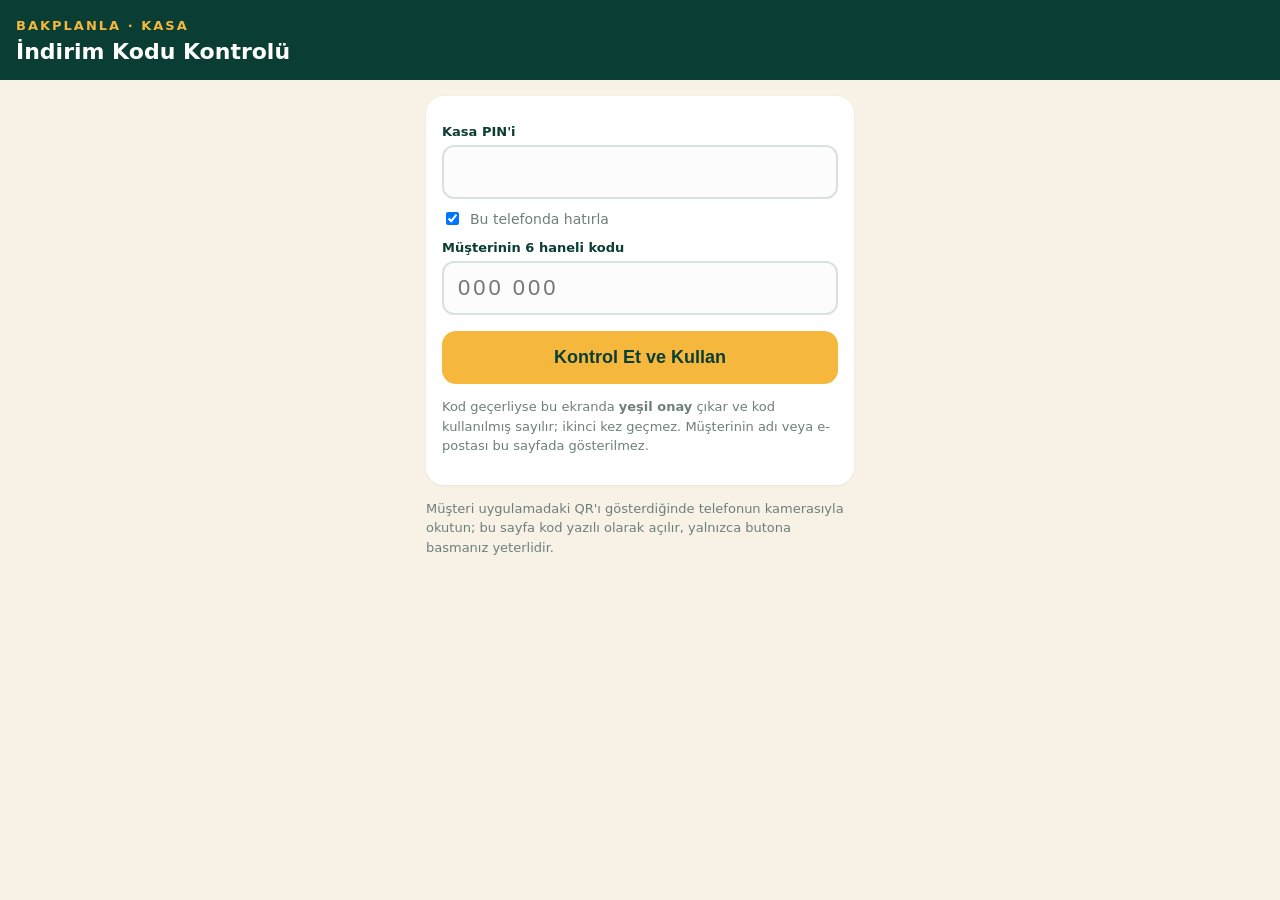
<file: kasa.html>
<!doctype html>
<html lang="tr">
<head>
<meta charset="utf-8">
<meta name="viewport" content="width=device-width, initial-scale=1">
<meta name="robots" content="noindex, nofollow">
<title>BAKPLANLA Kasa</title>
<style>
  :root { --green:#0A3D33; --green2:#12524A; --gold:#F5B83D; --cream:#F7F1E6; --white:#FFFFFF; --muted:#6E7F7A; --red:#C8463D; --ok:#1E8A5A; }
  * { box-sizing: border-box; }
  body { margin:0; background:var(--cream); color:var(--green); font-family: system-ui, -apple-system, "Segoe UI", Roboto, sans-serif; }
  header { background:var(--green); color:var(--white); padding:18px 16px 16px; }
  header .brand { color:var(--gold); font-weight:900; letter-spacing:2px; font-size:13px; }
  header h1 { margin:6px 0 0; font-size:22px; }
  main { max-width:460px; margin:0 auto; padding:16px; }
  .card { background:var(--white); border-radius:18px; padding:16px; margin-bottom:14px; box-shadow:0 1px 3px rgba(0,0,0,.06); }
  label { display:block; font-weight:800; font-size:13px; margin:12px 0 6px; }
  input[type=password], input[type=text] { width:100%; font-size:22px; padding:12px 14px; border-radius:12px; border:2px solid #D9E2DD; letter-spacing:3px; color:var(--green); background:#FBFCFB; }
  input:focus { outline:none; border-color:var(--green2); }
  .remember { display:flex; align-items:center; gap:8px; font-size:14px; margin-top:10px; color:var(--muted); }
  button { width:100%; margin-top:16px; padding:16px; border:0; border-radius:14px; background:var(--gold); color:var(--green); font-size:18px; font-weight:900; cursor:pointer; }
  button:disabled { opacity:.55; }
  .small { font-size:13px; color:var(--muted); line-height:1.5; }
  .result { border-radius:18px; padding:20px 16px; text-align:center; margin-bottom:14px; display:none; }
  .result.show { display:block; }
  .result .big { font-size:26px; font-weight:900; margin:6px 0; }
  .result.ok { background:#E3F5EC; color:var(--ok); border:2px solid var(--ok); }
  .result.bad { background:#FBE9E7; color:var(--red); border:2px solid var(--red); }
  .forget { background:none; color:var(--muted); font-size:13px; font-weight:700; padding:6px; margin-top:6px; text-decoration:underline; }
</style>
</head>
<body>
<header>
  <div class="brand">BAKPLANLA · KASA</div>
  <h1 id="title">İndirim Kodu Kontrolü</h1>
</header>
<main>
  <div id="result" class="result" role="status" aria-live="polite"></div>

  <div class="card">
    <div id="pinBox">
      <label for="pin">Kasa PIN'i</label>
      <input id="pin" type="password" inputmode="numeric" autocomplete="off" maxlength="12">
      <div class="remember"><input id="remember" type="checkbox" checked> <span>Bu telefonda hatırla</span></div>
    </div>
    <div id="pinSaved" style="display:none" class="small">Kasa PIN'i bu telefonda kayıtlı. <button class="forget" id="forget" type="button">PIN'i unut</button></div>

    <label for="code">Müşterinin 6 haneli kodu</label>
    <input id="code" type="text" inputmode="numeric" autocomplete="off" maxlength="7" placeholder="000 000">

    <button id="go" type="button">Kontrol Et ve Kullan</button>
    <p class="small">Kod geçerliyse bu ekranda <b>yeşil onay</b> çıkar ve kod kullanılmış sayılır; ikinci kez geçmez. Müşterinin adı veya e-postası bu sayfada gösterilmez.</p>
  </div>

  <p class="small">Müşteri uygulamadaki QR'ı gösterdiğinde telefonun kamerasıyla okutun; bu sayfa kod yazılı olarak açılır, yalnızca butona basmanız yeterlidir.</p>
</main>

<script>
(function () {
  var SUPABASE_URL = 'https://bukbteqgzkytedhrmdgq.supabase.co';
  var PUBLIC_KEY = 'sb_publishable_r3TBgZX4Sfsix_UnIihD-w_EjQ2EPKF'; // herkese açık anahtar (gizli değil)
  var params = new URLSearchParams(location.search);
  var partner = (params.get('i') || 'cucci-bruschetta').replace(/[^a-z0-9-]/g, '');
  var PIN_KEY = 'bakplanla_kasa_pin_' + partner;

  var $ = function (id) { return document.getElementById(id); };
  var store = {
    get: function () { try { return localStorage.getItem(PIN_KEY) || ''; } catch (e) { return ''; } },
    set: function (v) { try { localStorage.setItem(PIN_KEY, v); } catch (e) {} },
    del: function () { try { localStorage.removeItem(PIN_KEY); } catch (e) {} }
  };

  var codeInput = $('code');
  var fromLink = (params.get('k') || '').replace(/\D/g, '').slice(0, 6);
  var fmt = function (d) { return d.length > 3 ? d.slice(0, 3) + ' ' + d.slice(3) : d; };
  if (fromLink) codeInput.value = fmt(fromLink);
  codeInput.addEventListener('input', function () { codeInput.value = fmt(codeInput.value.replace(/\D/g, '').slice(0, 6)); });

  function showPinState() {
    var saved = store.get();
    $('pinBox').style.display = saved ? 'none' : 'block';
    $('pinSaved').style.display = saved ? 'block' : 'none';
  }
  showPinState();
  $('forget').addEventListener('click', function () { store.del(); $('pin').value = ''; showPinState(); });

  function show(kind, big, text) {
    var el = $('result');
    el.className = 'result show ' + kind;
    el.innerHTML = '';
    var b = document.createElement('div'); b.className = 'big'; b.textContent = big; el.appendChild(b);
    if (text) { var t = document.createElement('div'); t.textContent = text; el.appendChild(t); }
    window.scrollTo({ top: 0, behavior: 'smooth' });
  }
  var hhmm = function (iso) {
    var t = Date.parse(iso); if (!isFinite(t)) return '';
    var d = new Date(t + 3 * 3600 * 1000);
    return ('0' + d.getUTCHours()).slice(-2) + ':' + ('0' + d.getUTCMinutes()).slice(-2);
  };

  var MSG = {
    bad_pin: ['PIN yanlış', 'Kasa PIN\'ini kontrol edip tekrar deneyin.'],
    invalid: ['Geçersiz kod', 'Bu kod bugün için bulunamadı. Rakamları kontrol edin.'],
    expired: ['Süresi dolmuş', 'Kodlar yalnızca alındığı gün 10:00–22:00 arasında geçerlidir.'],
    too_many: ['Çok fazla hatalı deneme', 'Güvenlik için 15 dakika bekleyip tekrar deneyin.'],
    invalid_partner: ['İşletme tanımlı değil', 'Kasa PIN\'i henüz ayarlanmamış olabilir. BAKPLANLA ile iletişime geçin.']
  };

  $('go').addEventListener('click', function () {
    var code = codeInput.value.replace(/\D/g, '');
    var pin = store.get() || $('pin').value.trim();
    if (!pin) { show('bad', 'PIN gerekli', 'Önce kasa PIN\'ini yazın.'); return; }
    if (code.length !== 6) { show('bad', 'Kod 6 haneli olmalı', ''); return; }
    var btn = $('go'); btn.disabled = true; btn.textContent = 'Kontrol ediliyor…';

    fetch(SUPABASE_URL + '/rest/v1/rpc/partner_redeem_code', {
      method: 'POST',
      headers: { 'apikey': PUBLIC_KEY, 'Content-Type': 'application/json' },
      body: JSON.stringify({ p_partner: partner, p_pin: pin, p_code: code })
    })
      .then(function (r) { return r.json().catch(function () { return {}; }); })
      .then(function (d) {
        if (d && d.ok) {
          if (!store.get() && $('remember').checked) { store.set(pin); showPinState(); }
          show('ok', '✓ GEÇERLİ — %' + d.percent + ' indirim', (d.offer || '') + ' · Kod ' + fmt(d.code).replace(' ', '\u00a0') + ' kullanıldı (' + hhmm(d.redeemed_at) + ').');
          codeInput.value = '';
          if (fromLink) history.replaceState(null, '', location.pathname + '?i=' + partner);
        } else if (d && d.error === 'used') {
          show('bad', 'Bu kod kullanılmış', 'Saat ' + hhmm(d.redeemed_at) + '\'da kullanıldı. İndirim tekrar uygulanmaz.');
        } else if (d && MSG[d.error]) {
          if (d.error === 'bad_pin' && store.get()) { store.del(); showPinState(); }
          show('bad', MSG[d.error][0], MSG[d.error][1]);
        } else {
          show('bad', 'Kontrol edilemedi', 'Bağlantıda sorun olabilir. Tekrar deneyin.');
        }
      })
      .catch(function () { show('bad', 'İnternet bağlantısı yok', 'Bağlantıyı kontrol edip tekrar deneyin.'); })
      .then(function () { btn.disabled = false; btn.textContent = 'Kontrol Et ve Kullan'; });
  });
})();
</script>
</body>
</html>
</file>
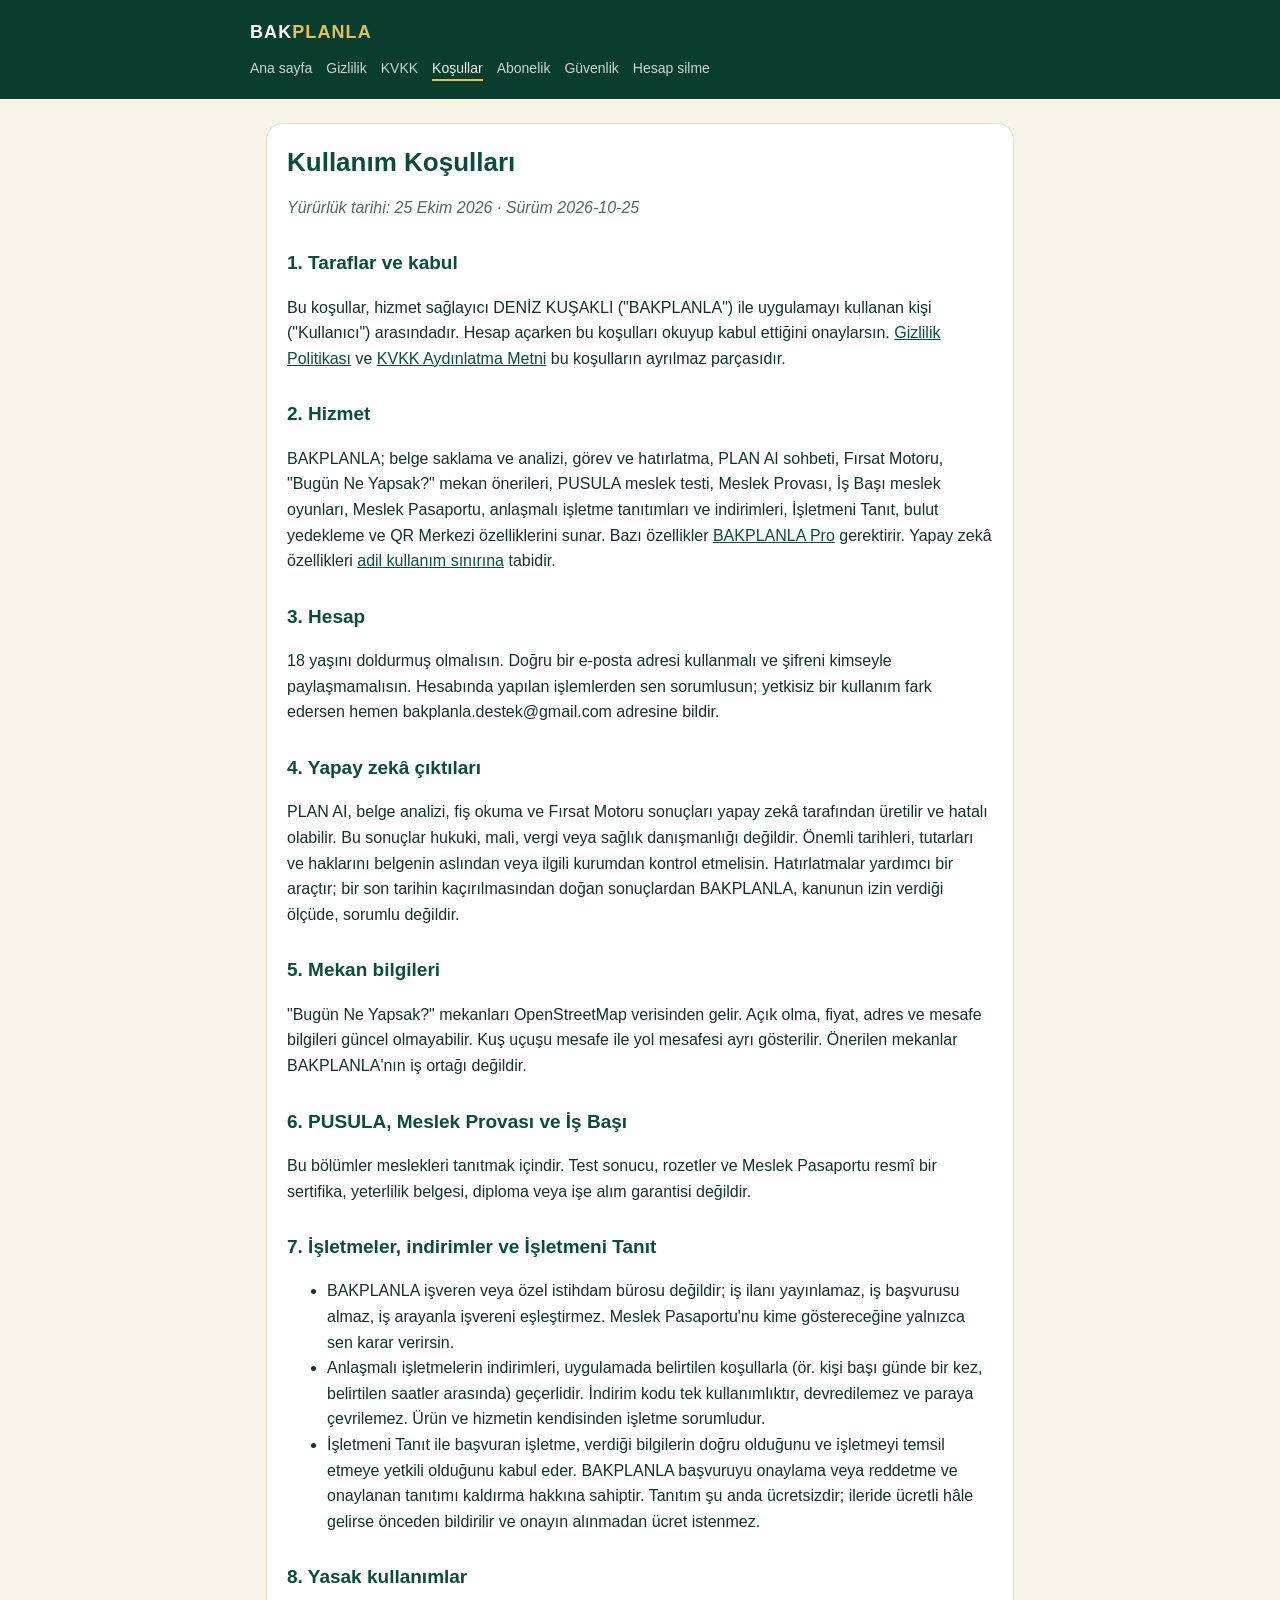
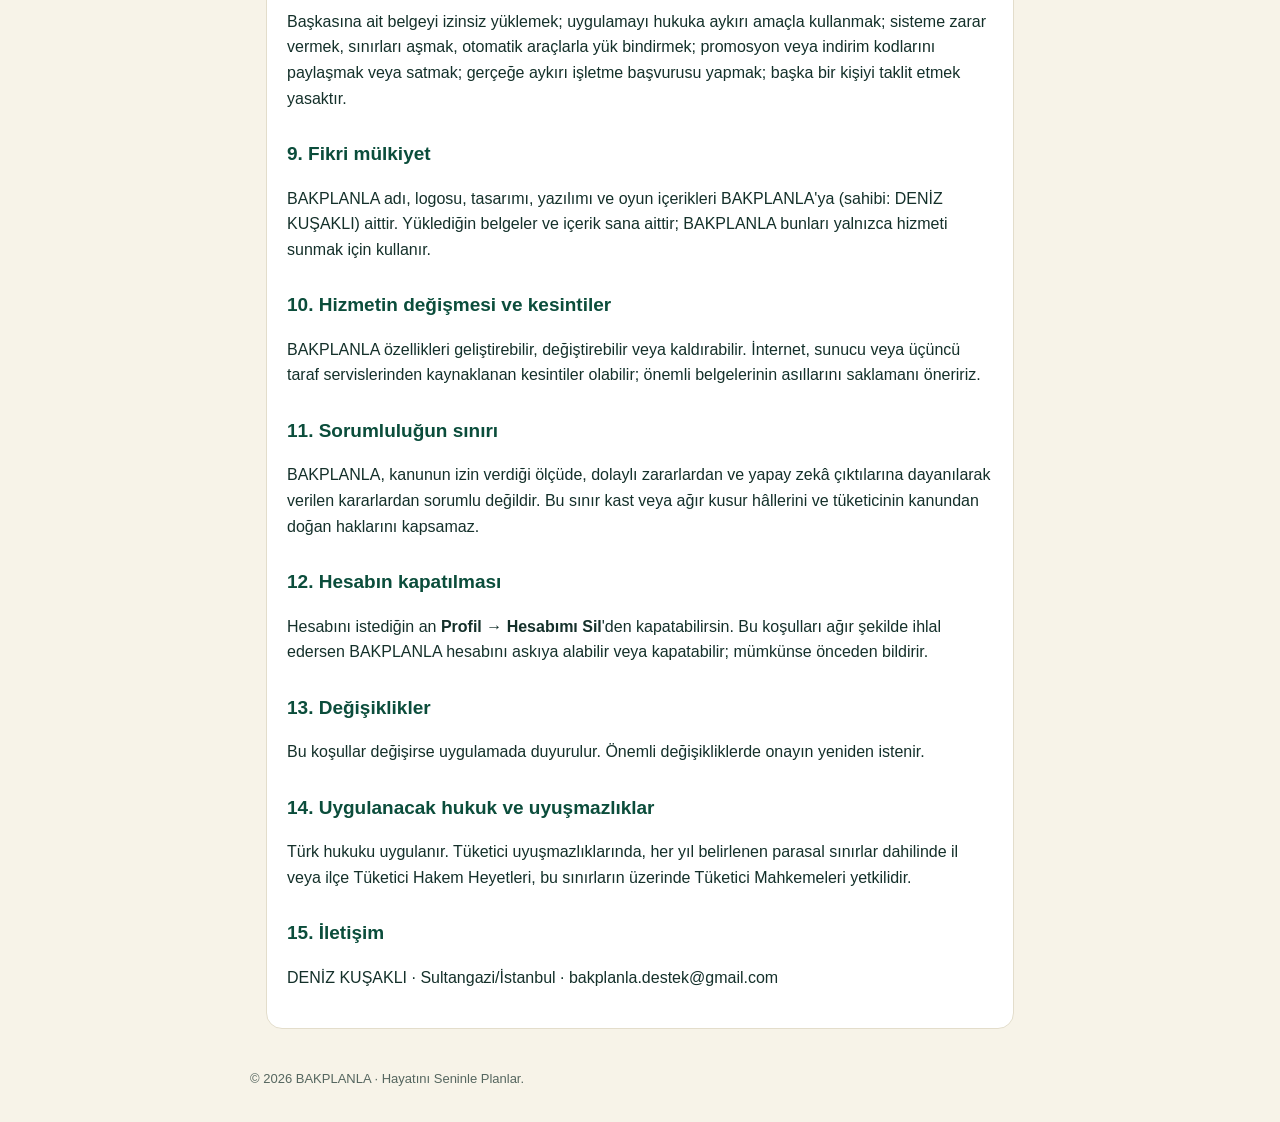
<file: kosullar.html>
<!doctype html>
<html lang="tr">
<head>
<meta charset="utf-8">
<meta name="viewport" content="width=device-width, initial-scale=1">
<title>Kullanım Koşulları · BAKPLANLA</title>
<meta name="description" content="BAKPLANLA — Kullanım Koşulları">
<link rel="stylesheet" href="stil.css">
</head>
<body>
<header><div class="in"><div class="bar"><a class="logo" href="index.html">BAK<span>PLANLA</span></a><button class="menu-btn" id="menuBtn" type="button" aria-expanded="false" aria-controls="menuPanel" aria-label="Menüyü aç"><span class="cizgi3" aria-hidden="true"></span>Menü</button></div><nav id="menuPanel"><a href="index.html">Ana sayfa</a><a href="gizlilik.html">Gizlilik</a><a href="kvkk.html">KVKK</a><a href="kosullar.html" aria-current="page">Koşullar</a><a href="abonelik.html">Abonelik</a><a href="guvenlik.html">Güvenlik</a><a href="hesap-silme.html">Hesap silme</a></nav></div></header>
<main><article>
<h1>Kullanım Koşulları</h1>
<p><em>Yürürlük tarihi: 25 Ekim 2026 · Sürüm 2026-10-25</em></p>
<h2>1. Taraflar ve kabul</h2>
<p>Bu koşullar, hizmet sağlayıcı <span data-k="sorumlu">[AD SOYAD]</span> (&quot;BAKPLANLA&quot;) ile uygulamayı kullanan kişi (&quot;Kullanıcı&quot;) arasındadır. Hesap açarken bu koşulları okuyup kabul ettiğini onaylarsın. <a href="gizlilik.html">Gizlilik Politikası</a> ve <a href="kvkk.html">KVKK Aydınlatma Metni</a> bu koşulların ayrılmaz parçasıdır.</p>
<h2>2. Hizmet</h2>
<p>BAKPLANLA; belge saklama ve analizi, görev ve hatırlatma, PLAN AI sohbeti, Fırsat Motoru, &quot;Bugün Ne Yapsak?&quot; mekan önerileri, PUSULA meslek testi, Meslek Provası, İş Başı meslek oyunları, Meslek Pasaportu, anlaşmalı işletme tanıtımları ve indirimleri, İşletmeni Tanıt, bulut yedekleme ve QR Merkezi özelliklerini sunar. Bazı özellikler <a href="abonelik.html">BAKPLANLA Pro</a> gerektirir. Yapay zekâ özellikleri <a href="abonelik.html">adil kullanım sınırına</a> tabidir.</p>
<h2>3. Hesap</h2>
<p>18 yaşını doldurmuş olmalısın. Doğru bir e-posta adresi kullanmalı ve şifreni kimseyle paylaşmamalısın. Hesabında yapılan işlemlerden sen sorumlusun; yetkisiz bir kullanım fark edersen hemen <span data-k="eposta">bakplanla.destek@gmail.com</span> adresine bildir.</p>
<h2>4. Yapay zekâ çıktıları</h2>
<p>PLAN AI, belge analizi, fiş okuma ve Fırsat Motoru sonuçları yapay zekâ tarafından üretilir ve hatalı olabilir. Bu sonuçlar hukuki, mali, vergi veya sağlık danışmanlığı değildir. Önemli tarihleri, tutarları ve haklarını belgenin aslından veya ilgili kurumdan kontrol etmelisin. Hatırlatmalar yardımcı bir araçtır; bir son tarihin kaçırılmasından doğan sonuçlardan BAKPLANLA, kanunun izin verdiği ölçüde, sorumlu değildir.</p>
<h2>5. Mekan bilgileri</h2>
<p>&quot;Bugün Ne Yapsak?&quot; mekanları OpenStreetMap verisinden gelir. Açık olma, fiyat, adres ve mesafe bilgileri güncel olmayabilir. Kuş uçuşu mesafe ile yol mesafesi ayrı gösterilir. Önerilen mekanlar BAKPLANLA'nın iş ortağı değildir.</p>
<h2>6. PUSULA, Meslek Provası ve İş Başı</h2>
<p>Bu bölümler meslekleri tanıtmak içindir. Test sonucu, rozetler ve Meslek Pasaportu resmî bir sertifika, yeterlilik belgesi, diploma veya işe alım garantisi değildir.</p>
<h2>7. İşletmeler, indirimler ve İşletmeni Tanıt</h2>
<ul>
<li>BAKPLANLA işveren veya özel istihdam bürosu değildir; iş ilanı yayınlamaz, iş başvurusu almaz, iş arayanla işvereni eşleştirmez. Meslek Pasaportu'nu kime göstereceğine yalnızca sen karar verirsin.</li>
<li>Anlaşmalı işletmelerin indirimleri, uygulamada belirtilen koşullarla (ör. kişi başı günde bir kez, belirtilen saatler arasında) geçerlidir. İndirim kodu tek kullanımlıktır, devredilemez ve paraya çevrilemez. Ürün ve hizmetin kendisinden işletme sorumludur.</li>
<li>İşletmeni Tanıt ile başvuran işletme, verdiği bilgilerin doğru olduğunu ve işletmeyi temsil etmeye yetkili olduğunu kabul eder. BAKPLANLA başvuruyu onaylama veya reddetme ve onaylanan tanıtımı kaldırma hakkına sahiptir. Tanıtım şu anda ücretsizdir; ileride ücretli hâle gelirse önceden bildirilir ve onayın alınmadan ücret istenmez.</li>
</ul>
<h2>8. Yasak kullanımlar</h2>
<p>Başkasına ait belgeyi izinsiz yüklemek; uygulamayı hukuka aykırı amaçla kullanmak; sisteme zarar vermek, sınırları aşmak, otomatik araçlarla yük bindirmek; promosyon veya indirim kodlarını paylaşmak veya satmak; gerçeğe aykırı işletme başvurusu yapmak; başka bir kişiyi taklit etmek yasaktır.</p>
<h2>9. Fikri mülkiyet</h2>
<p>BAKPLANLA adı, logosu, tasarımı, yazılımı ve oyun içerikleri BAKPLANLA'ya (sahibi: <span data-k="sorumlu">[AD SOYAD]</span>) aittir. Yüklediğin belgeler ve içerik sana aittir; BAKPLANLA bunları yalnızca hizmeti sunmak için kullanır.</p>
<h2>10. Hizmetin değişmesi ve kesintiler</h2>
<p>BAKPLANLA özellikleri geliştirebilir, değiştirebilir veya kaldırabilir. İnternet, sunucu veya üçüncü taraf servislerinden kaynaklanan kesintiler olabilir; önemli belgelerinin asıllarını saklamanı öneririz.</p>
<h2>11. Sorumluluğun sınırı</h2>
<p>BAKPLANLA, kanunun izin verdiği ölçüde, dolaylı zararlardan ve yapay zekâ çıktılarına dayanılarak verilen kararlardan sorumlu değildir. Bu sınır kast veya ağır kusur hâllerini ve tüketicinin kanundan doğan haklarını kapsamaz.</p>
<h2>12. Hesabın kapatılması</h2>
<p>Hesabını istediğin an <strong>Profil → Hesabımı Sil</strong>'den kapatabilirsin. Bu koşulları ağır şekilde ihlal edersen BAKPLANLA hesabını askıya alabilir veya kapatabilir; mümkünse önceden bildirir.</p>
<h2>13. Değişiklikler</h2>
<p>Bu koşullar değişirse uygulamada duyurulur. Önemli değişikliklerde onayın yeniden istenir.</p>
<h2>14. Uygulanacak hukuk ve uyuşmazlıklar</h2>
<p>Türk hukuku uygulanır. Tüketici uyuşmazlıklarında, her yıl belirlenen parasal sınırlar dahilinde il veya ilçe Tüketici Hakem Heyetleri, bu sınırların üzerinde Tüketici Mahkemeleri yetkilidir.</p>
<h2>15. İletişim</h2>
<p><span data-k="sorumlu">[AD SOYAD]</span> · <span data-k="adres">[ADRES]</span> · <span data-k="eposta">bakplanla.destek@gmail.com</span></p>

</article></main>
<footer><div class="in">© 2026 BAKPLANLA · Hayatını Seninle Planlar.</div></footer>
<script src="ayarlar.js"></script>
<script src="doldur.js"></script>
<script src="menu.js"></script>
</body>
</html>
</file>
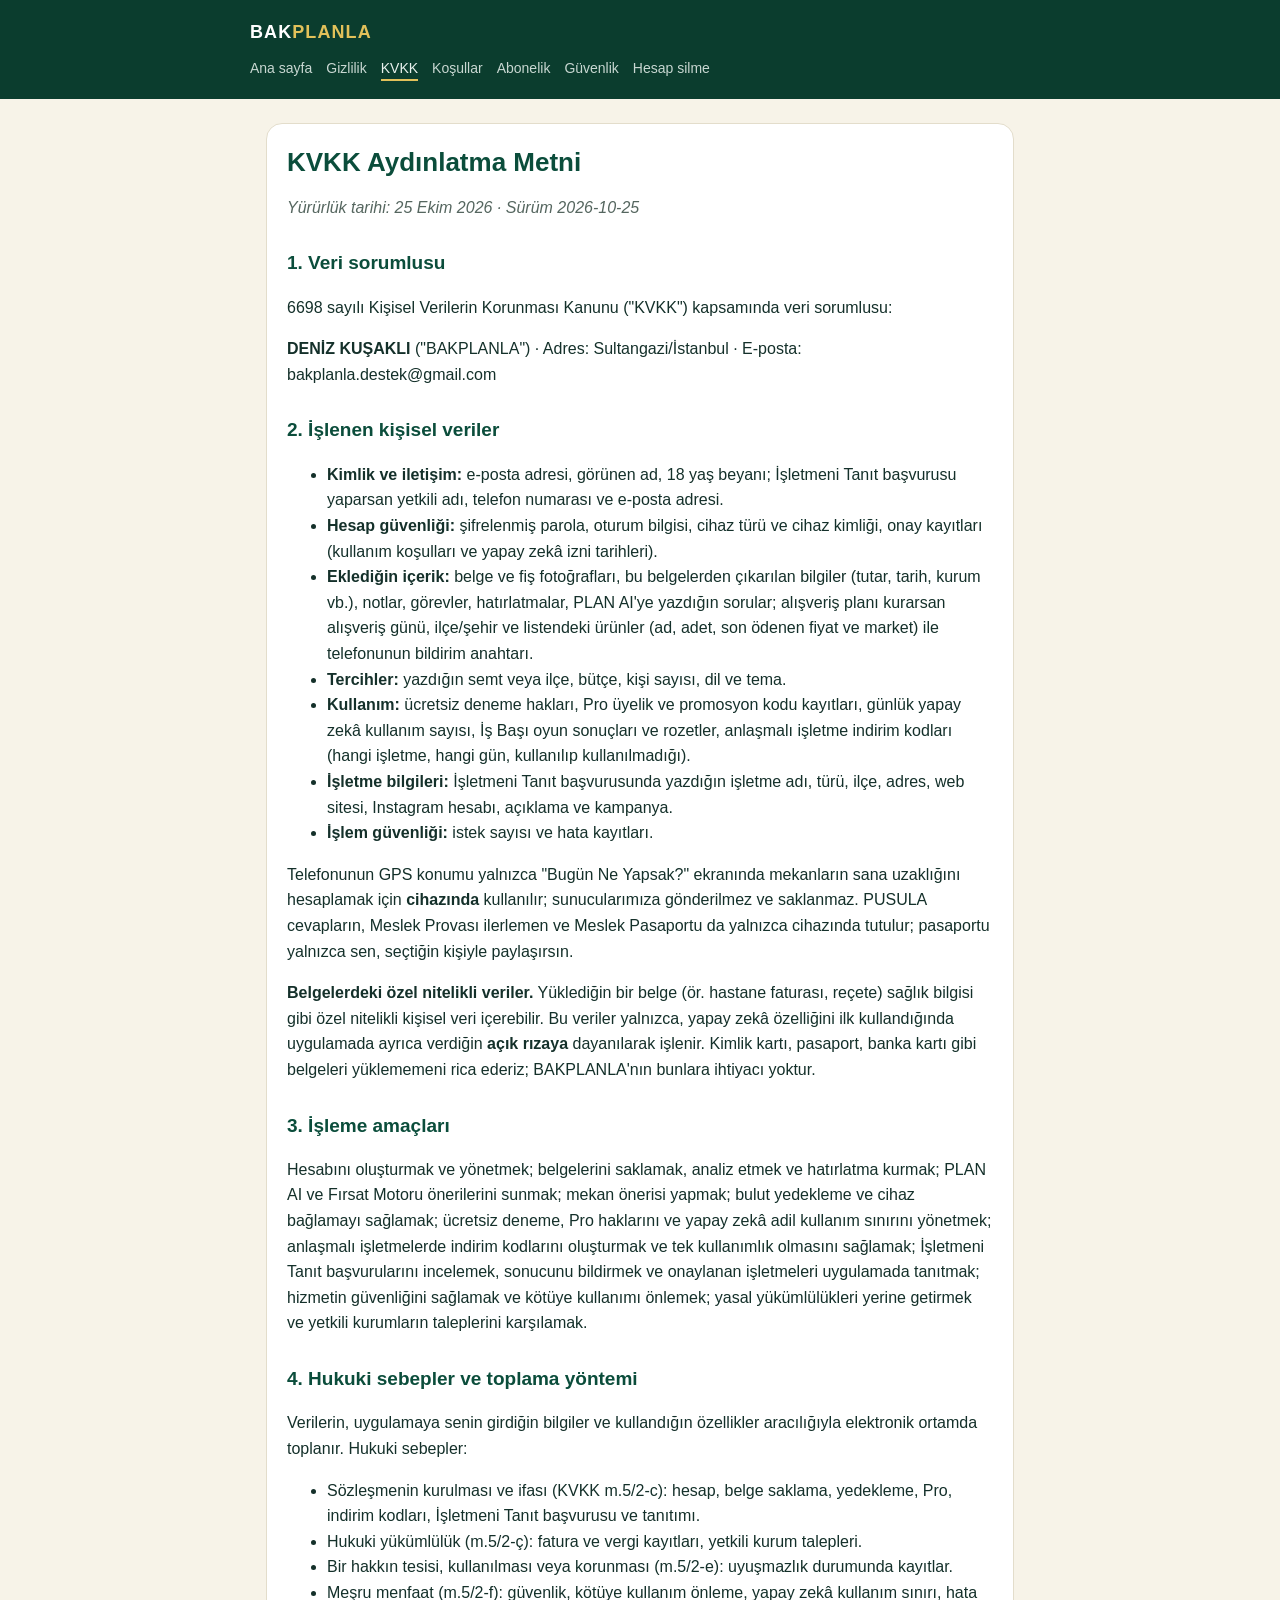
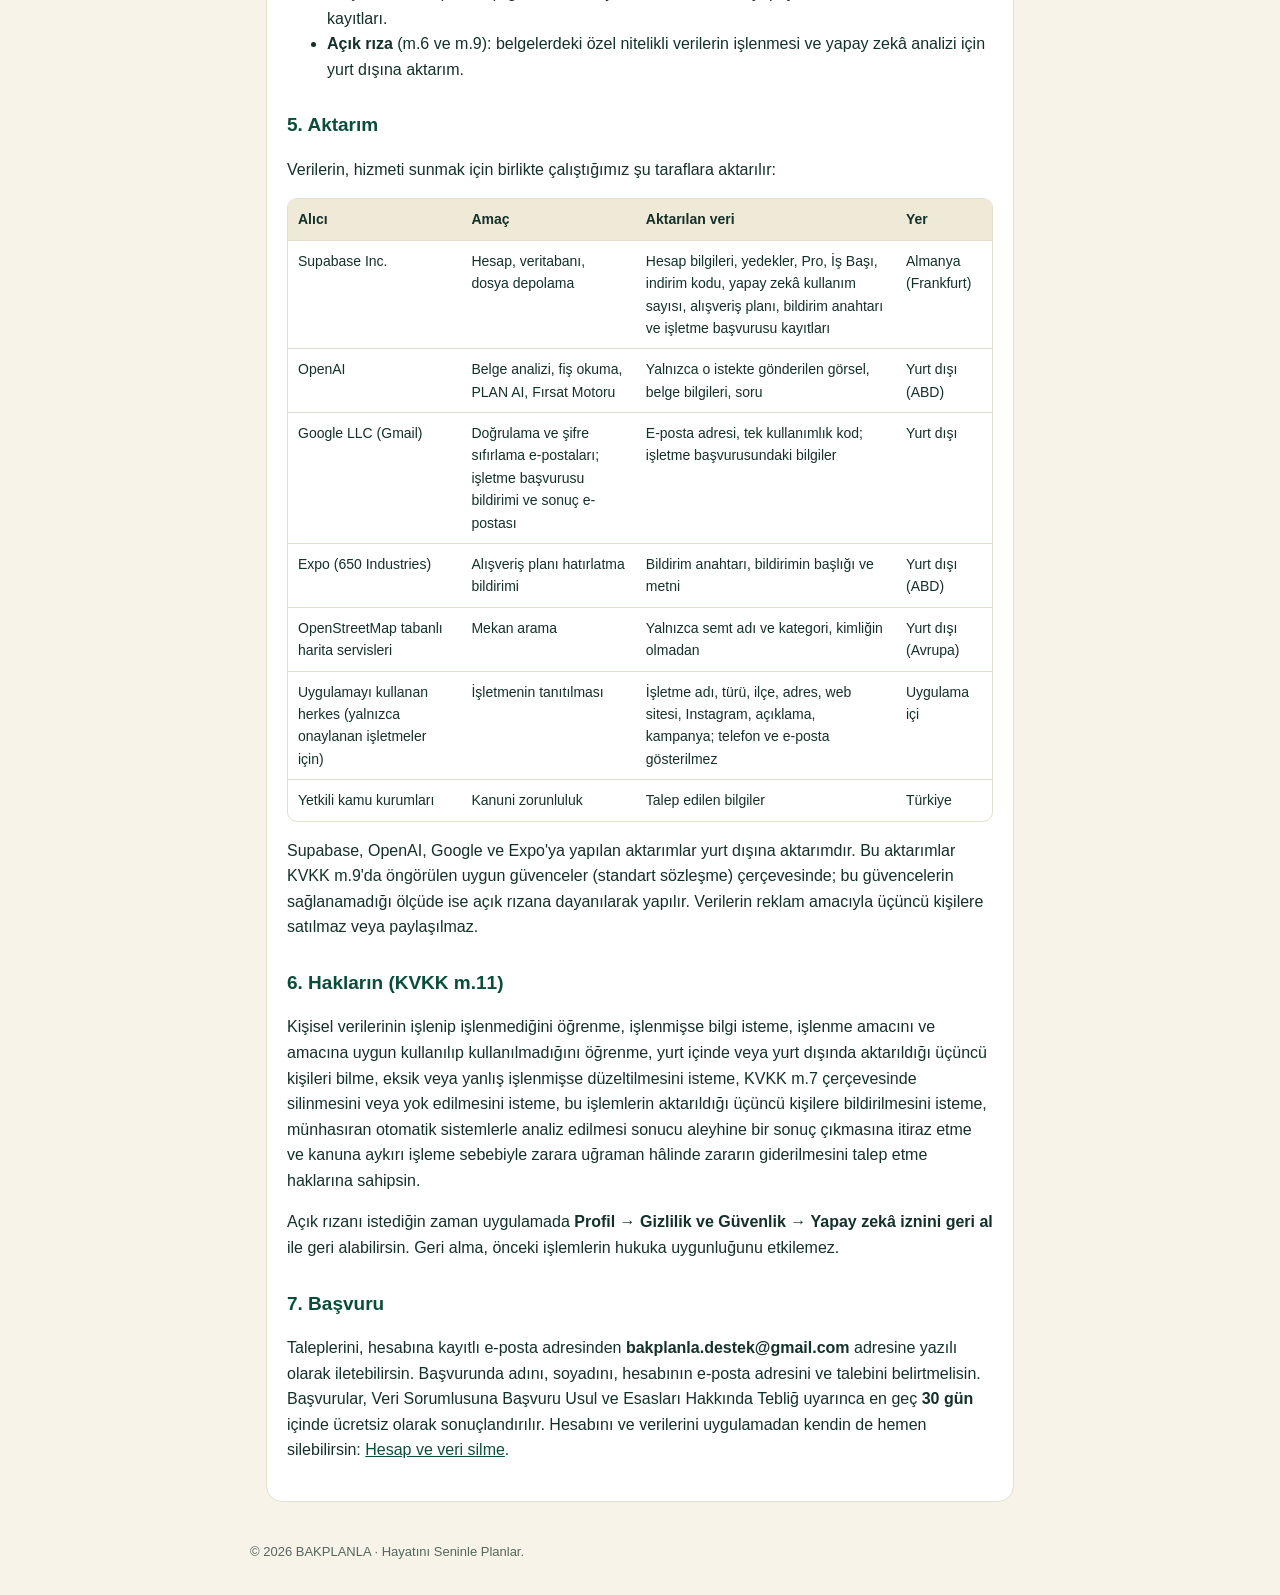
<file: kvkk.html>
<!doctype html>
<html lang="tr">
<head>
<meta charset="utf-8">
<meta name="viewport" content="width=device-width, initial-scale=1">
<title>KVKK Aydınlatma Metni · BAKPLANLA</title>
<meta name="description" content="BAKPLANLA — KVKK Aydınlatma Metni">
<link rel="stylesheet" href="stil.css">
</head>
<body>
<header><div class="in"><div class="bar"><a class="logo" href="index.html">BAK<span>PLANLA</span></a><button class="menu-btn" id="menuBtn" type="button" aria-expanded="false" aria-controls="menuPanel" aria-label="Menüyü aç"><span class="cizgi3" aria-hidden="true"></span>Menü</button></div><nav id="menuPanel"><a href="index.html">Ana sayfa</a><a href="gizlilik.html">Gizlilik</a><a href="kvkk.html" aria-current="page">KVKK</a><a href="kosullar.html">Koşullar</a><a href="abonelik.html">Abonelik</a><a href="guvenlik.html">Güvenlik</a><a href="hesap-silme.html">Hesap silme</a></nav></div></header>
<main><article>
<h1>KVKK Aydınlatma Metni</h1>
<p><em>Yürürlük tarihi: 25 Ekim 2026 · Sürüm 2026-10-25</em></p>
<h2>1. Veri sorumlusu</h2>
<p>6698 sayılı Kişisel Verilerin Korunması Kanunu (&quot;KVKK&quot;) kapsamında veri sorumlusu:</p>
<p><strong><span data-k="sorumlu">[AD SOYAD]</span></strong> (&quot;BAKPLANLA&quot;) · Adres: <span data-k="adres">[ADRES]</span> · E-posta: <span data-k="eposta">bakplanla.destek@gmail.com</span></p>
<h2>2. İşlenen kişisel veriler</h2>
<ul>
<li><strong>Kimlik ve iletişim:</strong> e-posta adresi, görünen ad, 18 yaş beyanı; İşletmeni Tanıt başvurusu yaparsan yetkili adı, telefon numarası ve e-posta adresi.</li>
<li><strong>Hesap güvenliği:</strong> şifrelenmiş parola, oturum bilgisi, cihaz türü ve cihaz kimliği, onay kayıtları (kullanım koşulları ve yapay zekâ izni tarihleri).</li>
<li><strong>Eklediğin içerik:</strong> belge ve fiş fotoğrafları, bu belgelerden çıkarılan bilgiler (tutar, tarih, kurum vb.), notlar, görevler, hatırlatmalar, PLAN AI'ye yazdığın sorular; alışveriş planı kurarsan alışveriş günü, ilçe/şehir ve listendeki ürünler (ad, adet, son ödenen fiyat ve market) ile telefonunun bildirim anahtarı.</li>
<li><strong>Tercihler:</strong> yazdığın semt veya ilçe, bütçe, kişi sayısı, dil ve tema.</li>
<li><strong>Kullanım:</strong> ücretsiz deneme hakları, Pro üyelik ve promosyon kodu kayıtları, günlük yapay zekâ kullanım sayısı, İş Başı oyun sonuçları ve rozetler, anlaşmalı işletme indirim kodları (hangi işletme, hangi gün, kullanılıp kullanılmadığı).</li>
<li><strong>İşletme bilgileri:</strong> İşletmeni Tanıt başvurusunda yazdığın işletme adı, türü, ilçe, adres, web sitesi, Instagram hesabı, açıklama ve kampanya.</li>
<li><strong>İşlem güvenliği:</strong> istek sayısı ve hata kayıtları.</li>
</ul>
<p>Telefonunun GPS konumu yalnızca &quot;Bugün Ne Yapsak?&quot; ekranında mekanların sana uzaklığını hesaplamak için <strong>cihazında</strong> kullanılır; sunucularımıza gönderilmez ve saklanmaz. PUSULA cevapların, Meslek Provası ilerlemen ve Meslek Pasaportu da yalnızca cihazında tutulur; pasaportu yalnızca sen, seçtiğin kişiyle paylaşırsın.</p>
<p><strong>Belgelerdeki özel nitelikli veriler.</strong> Yüklediğin bir belge (ör. hastane faturası, reçete) sağlık bilgisi gibi özel nitelikli kişisel veri içerebilir. Bu veriler yalnızca, yapay zekâ özelliğini ilk kullandığında uygulamada ayrıca verdiğin <strong>açık rızaya</strong> dayanılarak işlenir. Kimlik kartı, pasaport, banka kartı gibi belgeleri yüklememeni rica ederiz; BAKPLANLA'nın bunlara ihtiyacı yoktur.</p>
<h2>3. İşleme amaçları</h2>
<p>Hesabını oluşturmak ve yönetmek; belgelerini saklamak, analiz etmek ve hatırlatma kurmak; PLAN AI ve Fırsat Motoru önerilerini sunmak; mekan önerisi yapmak; bulut yedekleme ve cihaz bağlamayı sağlamak; ücretsiz deneme, Pro haklarını ve yapay zekâ adil kullanım sınırını yönetmek; anlaşmalı işletmelerde indirim kodlarını oluşturmak ve tek kullanımlık olmasını sağlamak; İşletmeni Tanıt başvurularını incelemek, sonucunu bildirmek ve onaylanan işletmeleri uygulamada tanıtmak; hizmetin güvenliğini sağlamak ve kötüye kullanımı önlemek; yasal yükümlülükleri yerine getirmek ve yetkili kurumların taleplerini karşılamak.</p>
<h2>4. Hukuki sebepler ve toplama yöntemi</h2>
<p>Verilerin, uygulamaya senin girdiğin bilgiler ve kullandığın özellikler aracılığıyla elektronik ortamda toplanır. Hukuki sebepler:</p>
<ul>
<li>Sözleşmenin kurulması ve ifası (KVKK m.5/2-c): hesap, belge saklama, yedekleme, Pro, indirim kodları, İşletmeni Tanıt başvurusu ve tanıtımı.</li>
<li>Hukuki yükümlülük (m.5/2-ç): fatura ve vergi kayıtları, yetkili kurum talepleri.</li>
<li>Bir hakkın tesisi, kullanılması veya korunması (m.5/2-e): uyuşmazlık durumunda kayıtlar.</li>
<li>Meşru menfaat (m.5/2-f): güvenlik, kötüye kullanım önleme, yapay zekâ kullanım sınırı, hata kayıtları.</li>
<li><strong>Açık rıza</strong> (m.6 ve m.9): belgelerdeki özel nitelikli verilerin işlenmesi ve yapay zekâ analizi için yurt dışına aktarım.</li>
</ul>
<h2>5. Aktarım</h2>
<p>Verilerin, hizmeti sunmak için birlikte çalıştığımız şu taraflara aktarılır:</p>
<div class="tbl"><table>
<thead>
<tr>
  <th>Alıcı</th>
  <th>Amaç</th>
  <th>Aktarılan veri</th>
  <th>Yer</th>
</tr>
</thead>
<tbody>
<tr>
  <td>Supabase Inc.</td>
  <td>Hesap, veritabanı, dosya depolama</td>
  <td>Hesap bilgileri, yedekler, Pro, İş Başı, indirim kodu, yapay zekâ kullanım sayısı, alışveriş planı, bildirim anahtarı ve işletme başvurusu kayıtları</td>
  <td><span data-k="bolge">Yurt dışı</span></td>
</tr>
<tr>
  <td>OpenAI</td>
  <td>Belge analizi, fiş okuma, PLAN AI, Fırsat Motoru</td>
  <td>Yalnızca o istekte gönderilen görsel, belge bilgileri, soru</td>
  <td>Yurt dışı (ABD)</td>
</tr>
<tr>
  <td>Google LLC (Gmail)</td>
  <td>Doğrulama ve şifre sıfırlama e-postaları; işletme başvurusu bildirimi ve sonuç e-postası</td>
  <td>E-posta adresi, tek kullanımlık kod; işletme başvurusundaki bilgiler</td>
  <td>Yurt dışı</td>
</tr>
<tr>
  <td>Expo (650 Industries)</td>
  <td>Alışveriş planı hatırlatma bildirimi</td>
  <td>Bildirim anahtarı, bildirimin başlığı ve metni</td>
  <td>Yurt dışı (ABD)</td>
</tr>
<tr>
  <td>OpenStreetMap tabanlı harita servisleri</td>
  <td>Mekan arama</td>
  <td>Yalnızca semt adı ve kategori, kimliğin olmadan</td>
  <td>Yurt dışı (Avrupa)</td>
</tr>
<tr>
  <td>Uygulamayı kullanan herkes (yalnızca onaylanan işletmeler için)</td>
  <td>İşletmenin tanıtılması</td>
  <td>İşletme adı, türü, ilçe, adres, web sitesi, Instagram, açıklama, kampanya; telefon ve e-posta gösterilmez</td>
  <td>Uygulama içi</td>
</tr>
<tr>
  <td>Yetkili kamu kurumları</td>
  <td>Kanuni zorunluluk</td>
  <td>Talep edilen bilgiler</td>
  <td>Türkiye</td>
</tr>
</tbody>
</table></div>
<p>Supabase, OpenAI, Google ve Expo'ya yapılan aktarımlar yurt dışına aktarımdır. Bu aktarımlar KVKK m.9'da öngörülen uygun güvenceler (standart sözleşme) çerçevesinde; bu güvencelerin sağlanamadığı ölçüde ise açık rızana dayanılarak yapılır. Verilerin reklam amacıyla üçüncü kişilere satılmaz veya paylaşılmaz.</p>
<h2>6. Hakların (KVKK m.11)</h2>
<p>Kişisel verilerinin işlenip işlenmediğini öğrenme, işlenmişse bilgi isteme, işlenme amacını ve amacına uygun kullanılıp kullanılmadığını öğrenme, yurt içinde veya yurt dışında aktarıldığı üçüncü kişileri bilme, eksik veya yanlış işlenmişse düzeltilmesini isteme, KVKK m.7 çerçevesinde silinmesini veya yok edilmesini isteme, bu işlemlerin aktarıldığı üçüncü kişilere bildirilmesini isteme, münhasıran otomatik sistemlerle analiz edilmesi sonucu aleyhine bir sonuç çıkmasına itiraz etme ve kanuna aykırı işleme sebebiyle zarara uğraman hâlinde zararın giderilmesini talep etme haklarına sahipsin.</p>
<p>Açık rızanı istediğin zaman uygulamada <strong>Profil → Gizlilik ve Güvenlik → Yapay zekâ iznini geri al</strong> ile geri alabilirsin. Geri alma, önceki işlemlerin hukuka uygunluğunu etkilemez.</p>
<h2>7. Başvuru</h2>
<p>Taleplerini, hesabına kayıtlı e-posta adresinden <strong><span data-k="eposta">bakplanla.destek@gmail.com</span></strong> adresine yazılı olarak iletebilirsin. Başvurunda adını, soyadını, hesabının e-posta adresini ve talebini belirtmelisin. Başvurular, Veri Sorumlusuna Başvuru Usul ve Esasları Hakkında Tebliğ uyarınca en geç <strong>30 gün</strong> içinde ücretsiz olarak sonuçlandırılır. Hesabını ve verilerini uygulamadan kendin de hemen silebilirsin: <a href="hesap-silme.html">Hesap ve veri silme</a>.</p>

</article></main>
<footer><div class="in">© 2026 BAKPLANLA · Hayatını Seninle Planlar.</div></footer>
<script src="ayarlar.js"></script>
<script src="doldur.js"></script>
<script src="menu.js"></script>
</body>
</html>
</file>
<file: stil.css>
:root{--bg:#F7F3E8;--card:#FFFFFF;--ink:#14302A;--sub:#55665F;--brand:#0B4D3B;--gold:#C9A227;--line:#E3DDCB;--th:#EFE9D8}
@media (prefers-color-scheme:dark){:root:not([data-theme="light"]){--bg:#0E1A17;--card:#15241F;--ink:#E9EFE9;--sub:#A8B7B0;--brand:#7FD1B3;--gold:#E2C15A;--line:#26372F;--th:#1C2D27}}
:root[data-theme="dark"]{--bg:#0E1A17;--card:#15241F;--ink:#E9EFE9;--sub:#A8B7B0;--brand:#7FD1B3;--gold:#E2C15A;--line:#26372F;--th:#1C2D27}
*{box-sizing:border-box}html{-webkit-text-size-adjust:100%}
body{margin:0;background:var(--bg);color:var(--ink);font:16px/1.6 -apple-system,BlinkMacSystemFont,"Segoe UI",Roboto,"Noto Sans",Arial,sans-serif}
header{background:#0B3D2E;color:#fff;padding:18px 16px}
header .in,main,footer .in{max-width:780px;margin:0 auto}
header a.logo{color:#fff;text-decoration:none;font-weight:800;letter-spacing:.06em;font-size:18px}
header a.logo span{color:#E2C15A}
nav{display:flex;flex-wrap:wrap;gap:6px 14px;margin-top:10px}
nav a{color:#E9F2EE;font-size:14px;text-decoration:none;opacity:.85}
nav a[aria-current]{opacity:1;border-bottom:2px solid #E2C15A}
main{padding:24px 16px 40px}
article{background:var(--card);border:1px solid var(--line);border-radius:16px;padding:22px 20px}
h1{font-size:26px;line-height:1.25;margin:0 0 6px;color:var(--brand)}
h2{font-size:19px;margin:28px 0 8px;color:var(--brand)}
p,li{color:var(--ink)}em{color:var(--sub)}
a{color:var(--brand)}
.tbl{overflow-x:auto;margin:12px 0;border:1px solid var(--line);border-radius:10px}
table{border-collapse:collapse;width:100%;font-size:14px;min-width:520px}
th,td{text-align:left;vertical-align:top;padding:9px 10px;border-bottom:1px solid var(--line)}
th{background:var(--th)}tr:last-child td{border-bottom:0}
.btn{display:inline-block;background:#0B3D2E;color:#fff !important;text-decoration:none;font-weight:700;padding:12px 18px;border-radius:12px;border:2px solid #C9A227}
footer{color:var(--sub);font-size:13px;padding:0 16px 32px}
header{position:sticky;top:0;z-index:50}
header .bar{display:flex;align-items:center;justify-content:space-between;gap:12px}
.menu-btn{display:none;align-items:center;gap:8px;background:transparent;border:1.5px solid rgba(255,255,255,.35);color:#fff;border-radius:12px;padding:7px 12px;font:600 15px inherit;font-family:inherit;cursor:pointer}
.menu-btn .cizgi3{position:relative;width:18px;height:2px;background:#fff;border-radius:2px}
.menu-btn .cizgi3::before,.menu-btn .cizgi3::after{content:"";position:absolute;left:0;width:18px;height:2px;background:#fff;border-radius:2px;transition:transform .2s}
.menu-btn .cizgi3::before{top:-6px}.menu-btn .cizgi3::after{top:6px}
.menu-btn[aria-expanded="true"] .cizgi3{background:transparent}
.menu-btn[aria-expanded="true"] .cizgi3::before{transform:translateY(6px) rotate(45deg)}
.menu-btn[aria-expanded="true"] .cizgi3::after{transform:translateY(-6px) rotate(-45deg)}
@media (max-width:700px){
  .menu-btn{display:inline-flex}
  header nav{display:none;flex-direction:column;gap:0;margin-top:12px}
  header nav.acik{display:flex}
  header nav a{padding:12px 2px;font-size:17px;border-top:1px solid rgba(255,255,255,.12);opacity:1}
  header nav a[aria-current]{border-bottom:0;color:#E2C15A}
}
</file>
